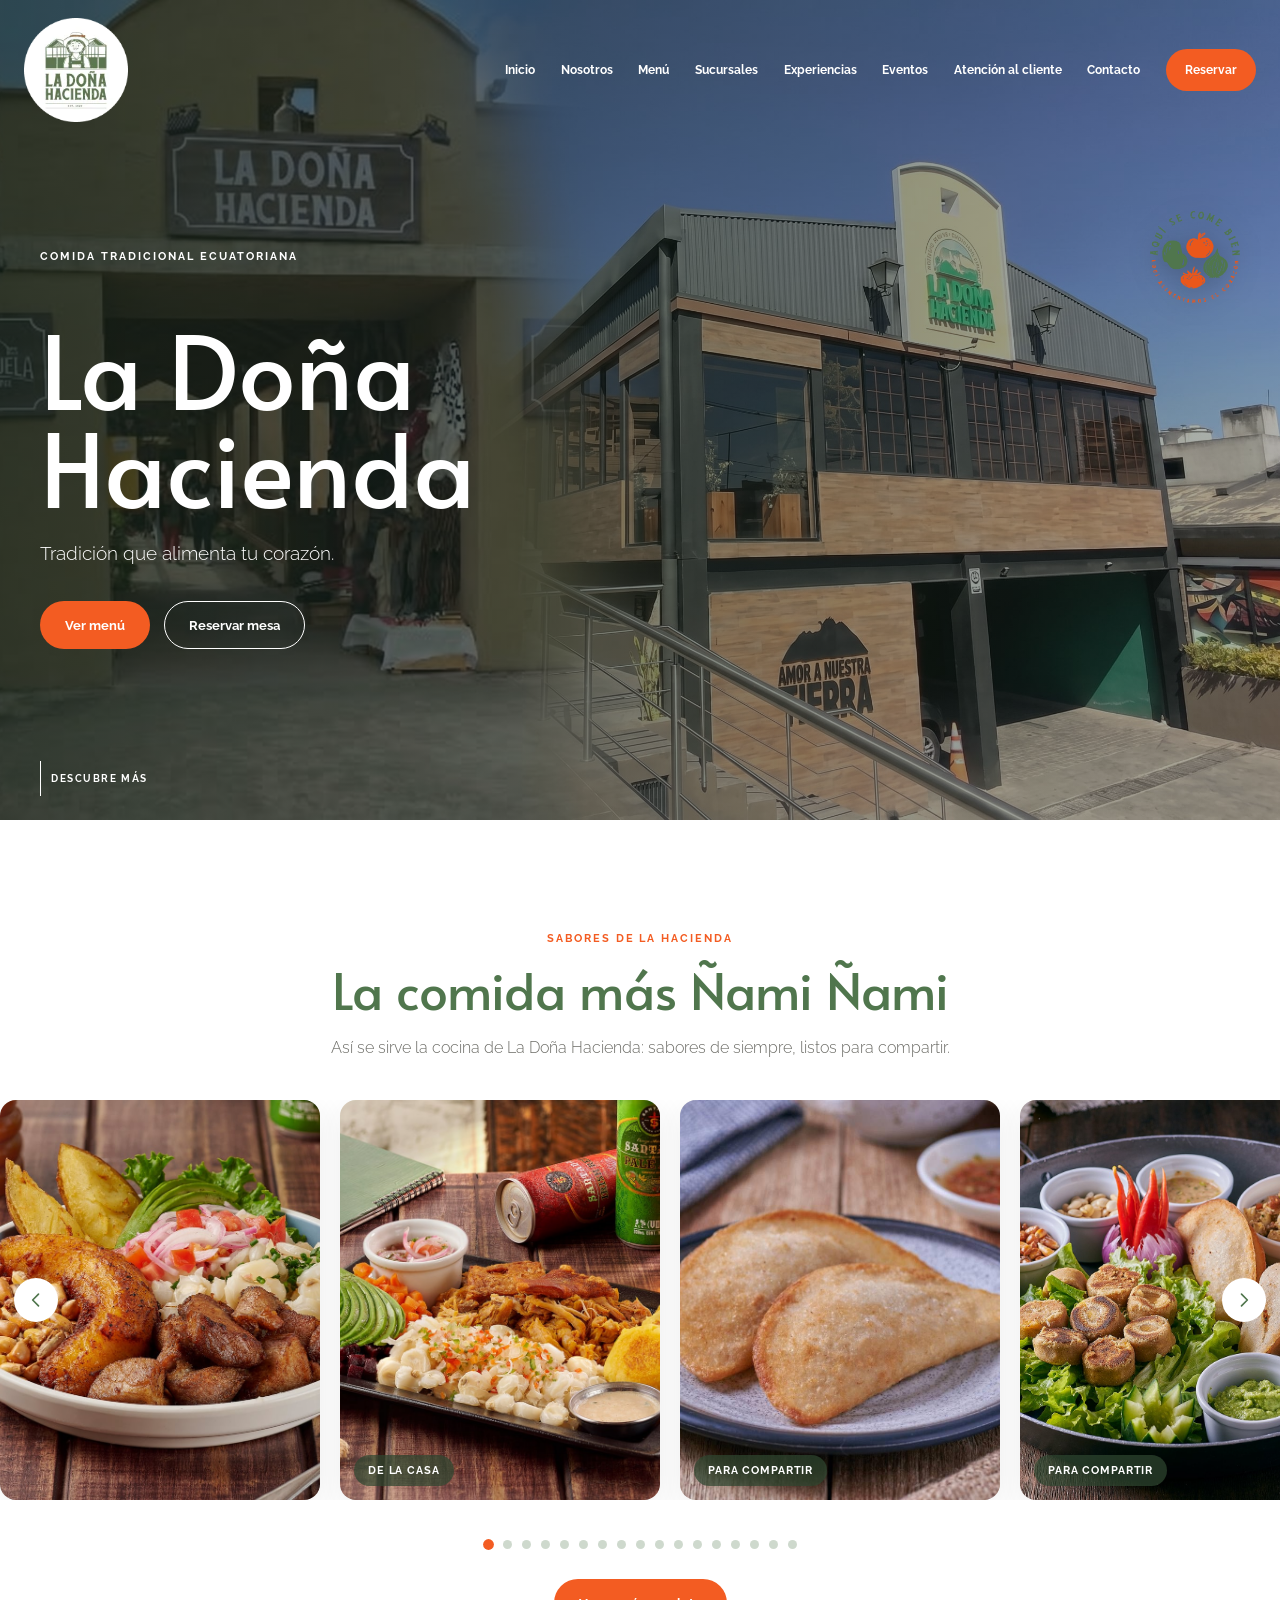
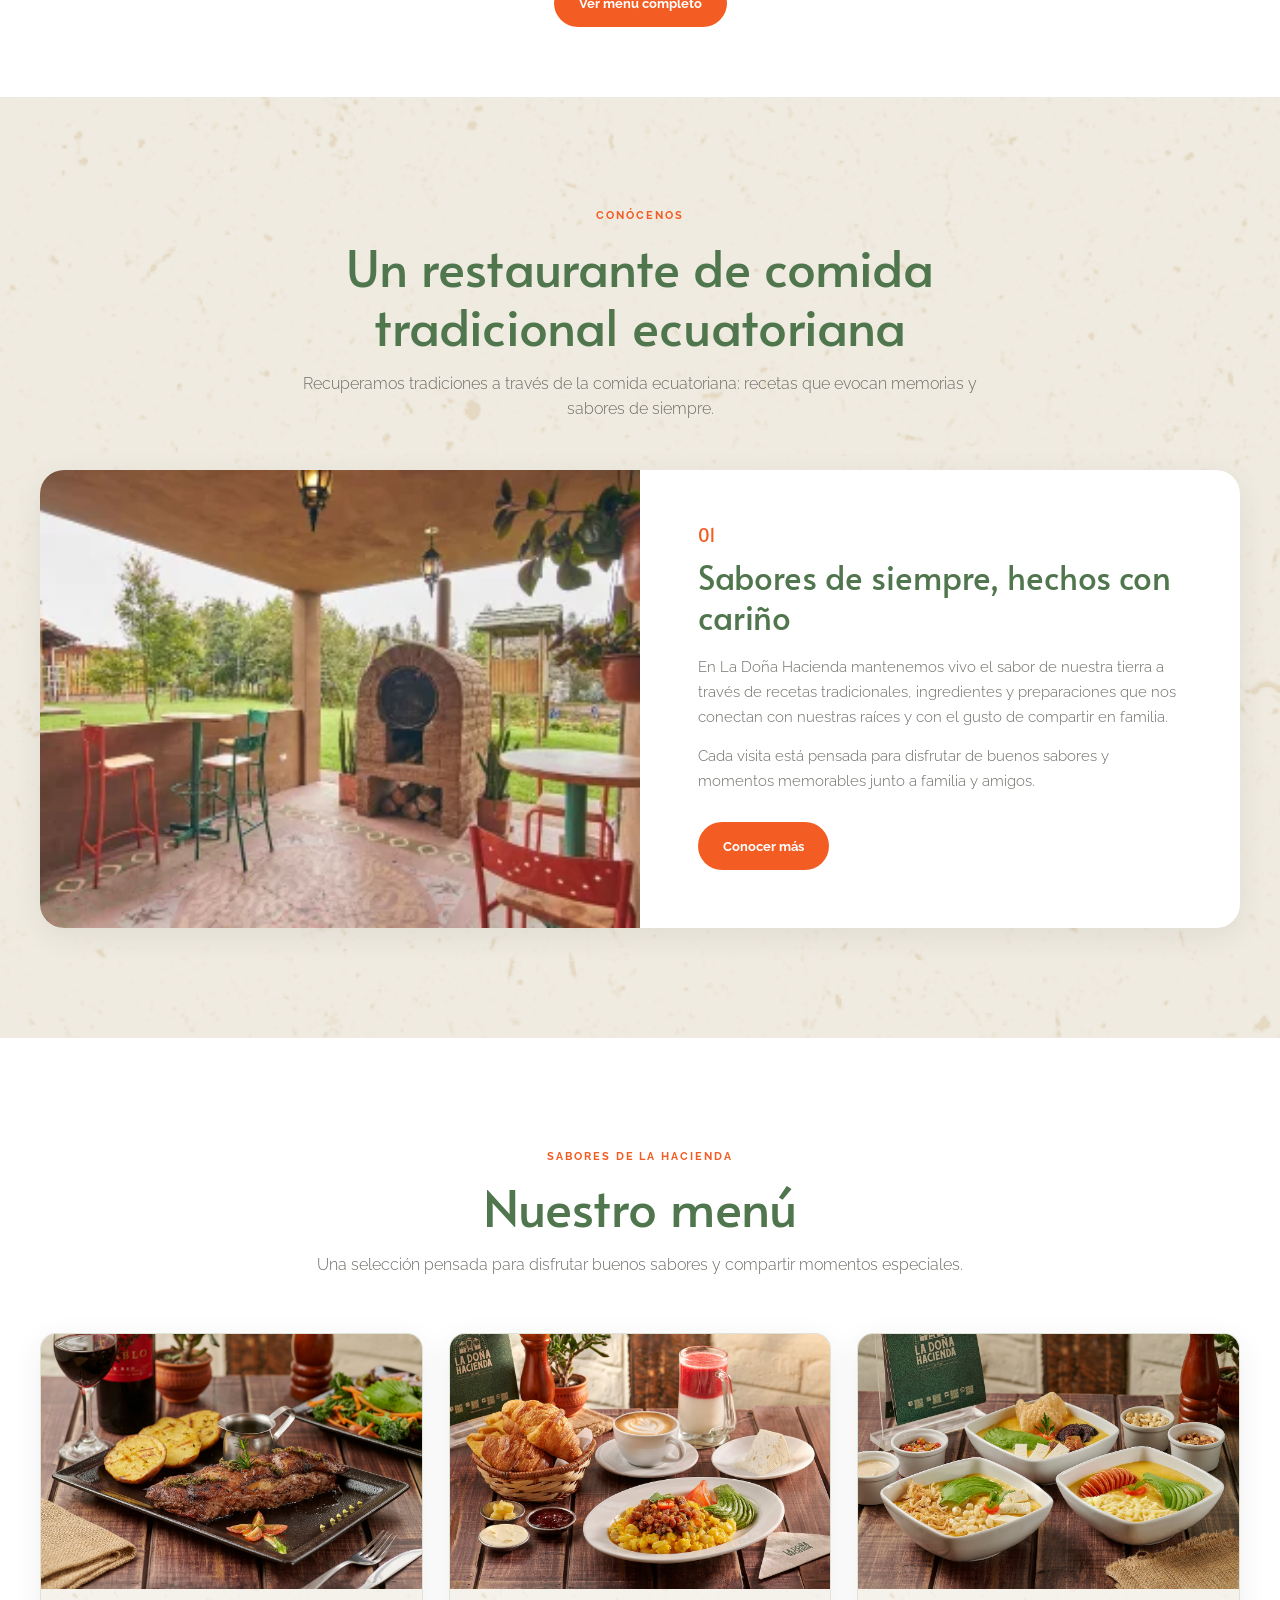
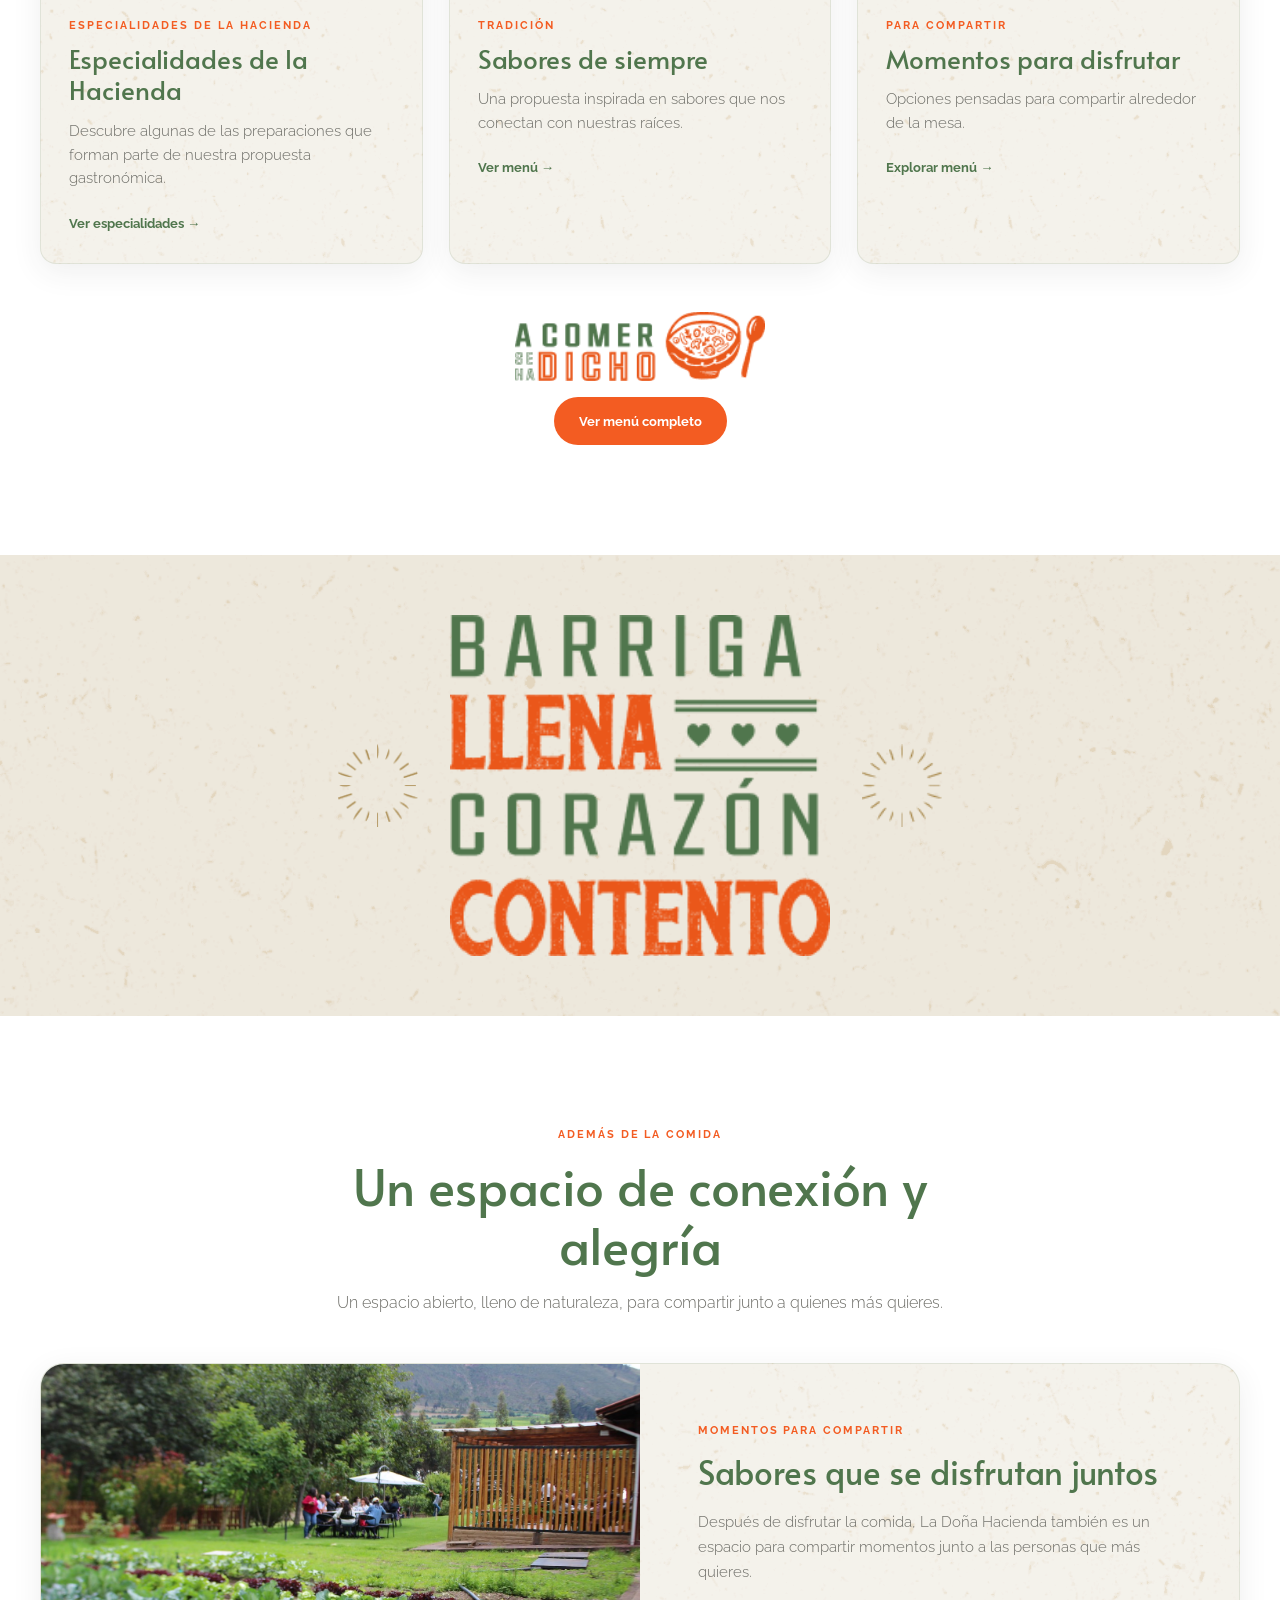
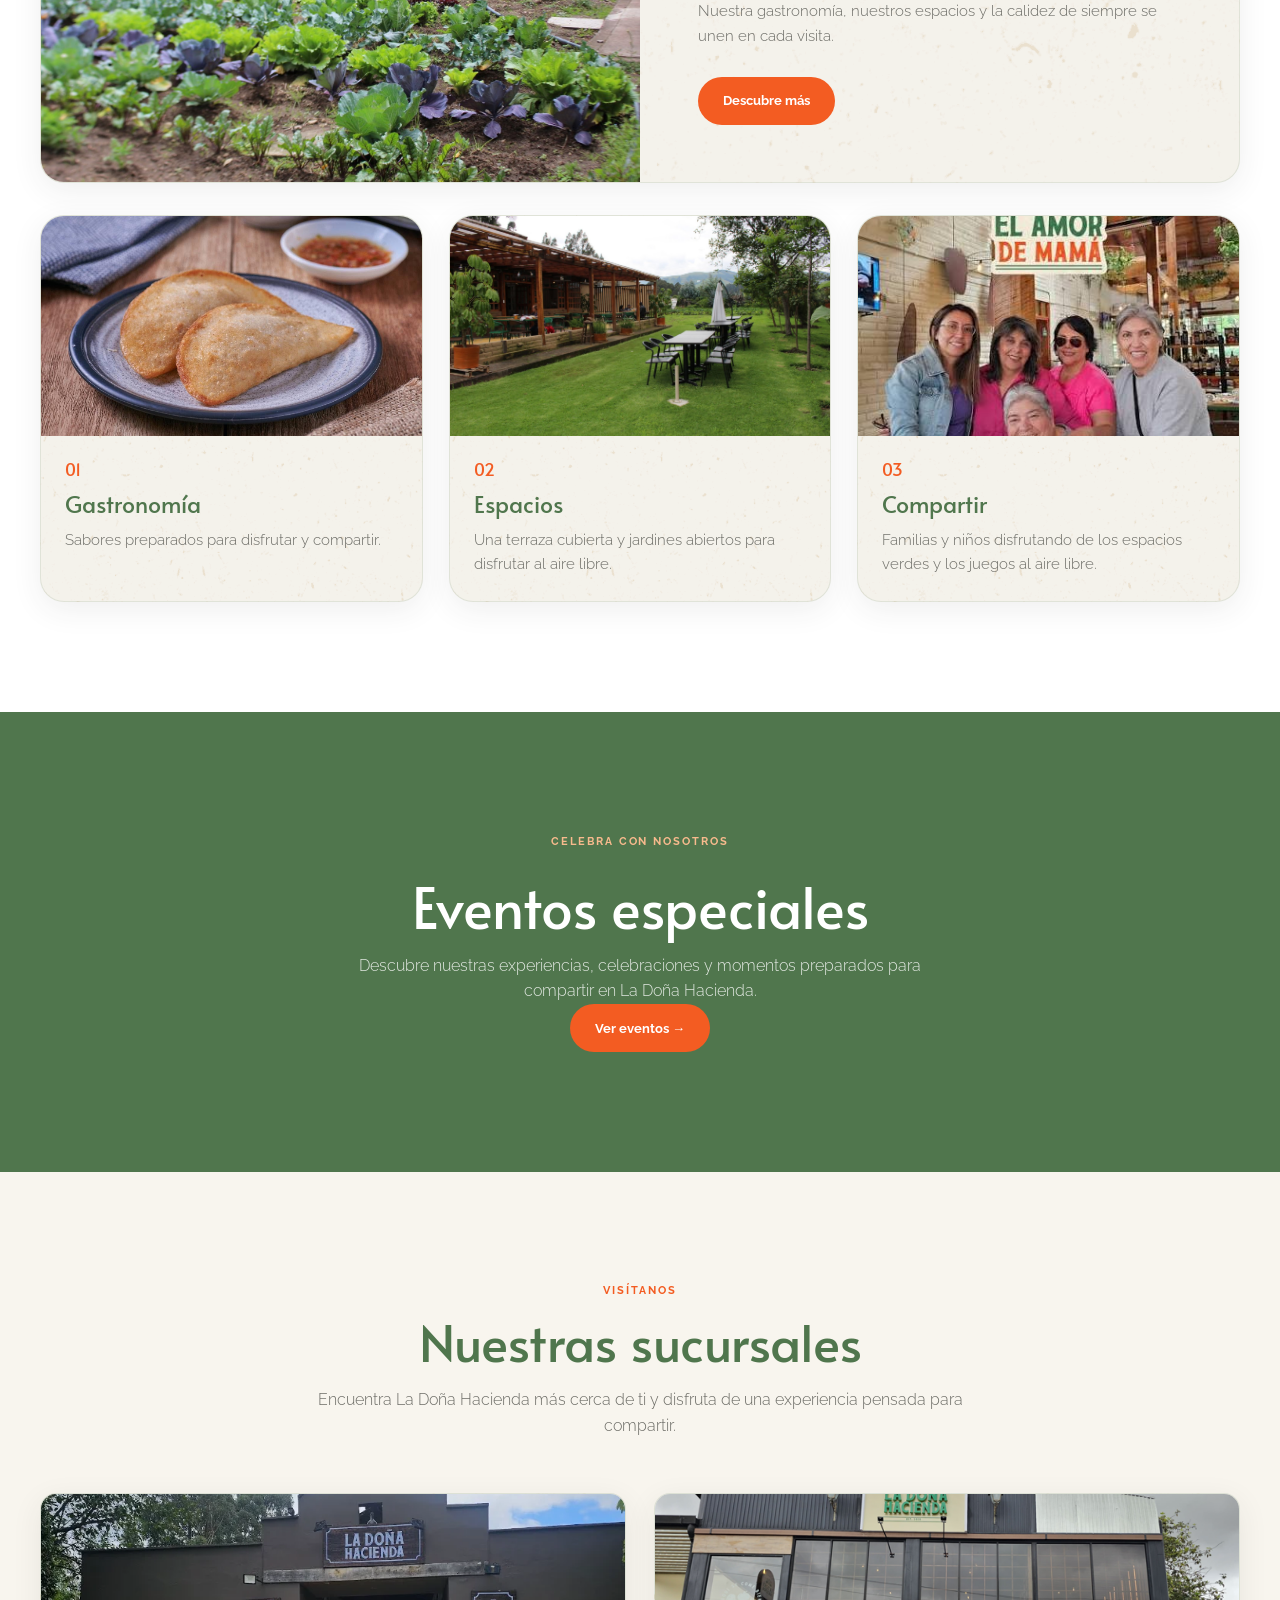
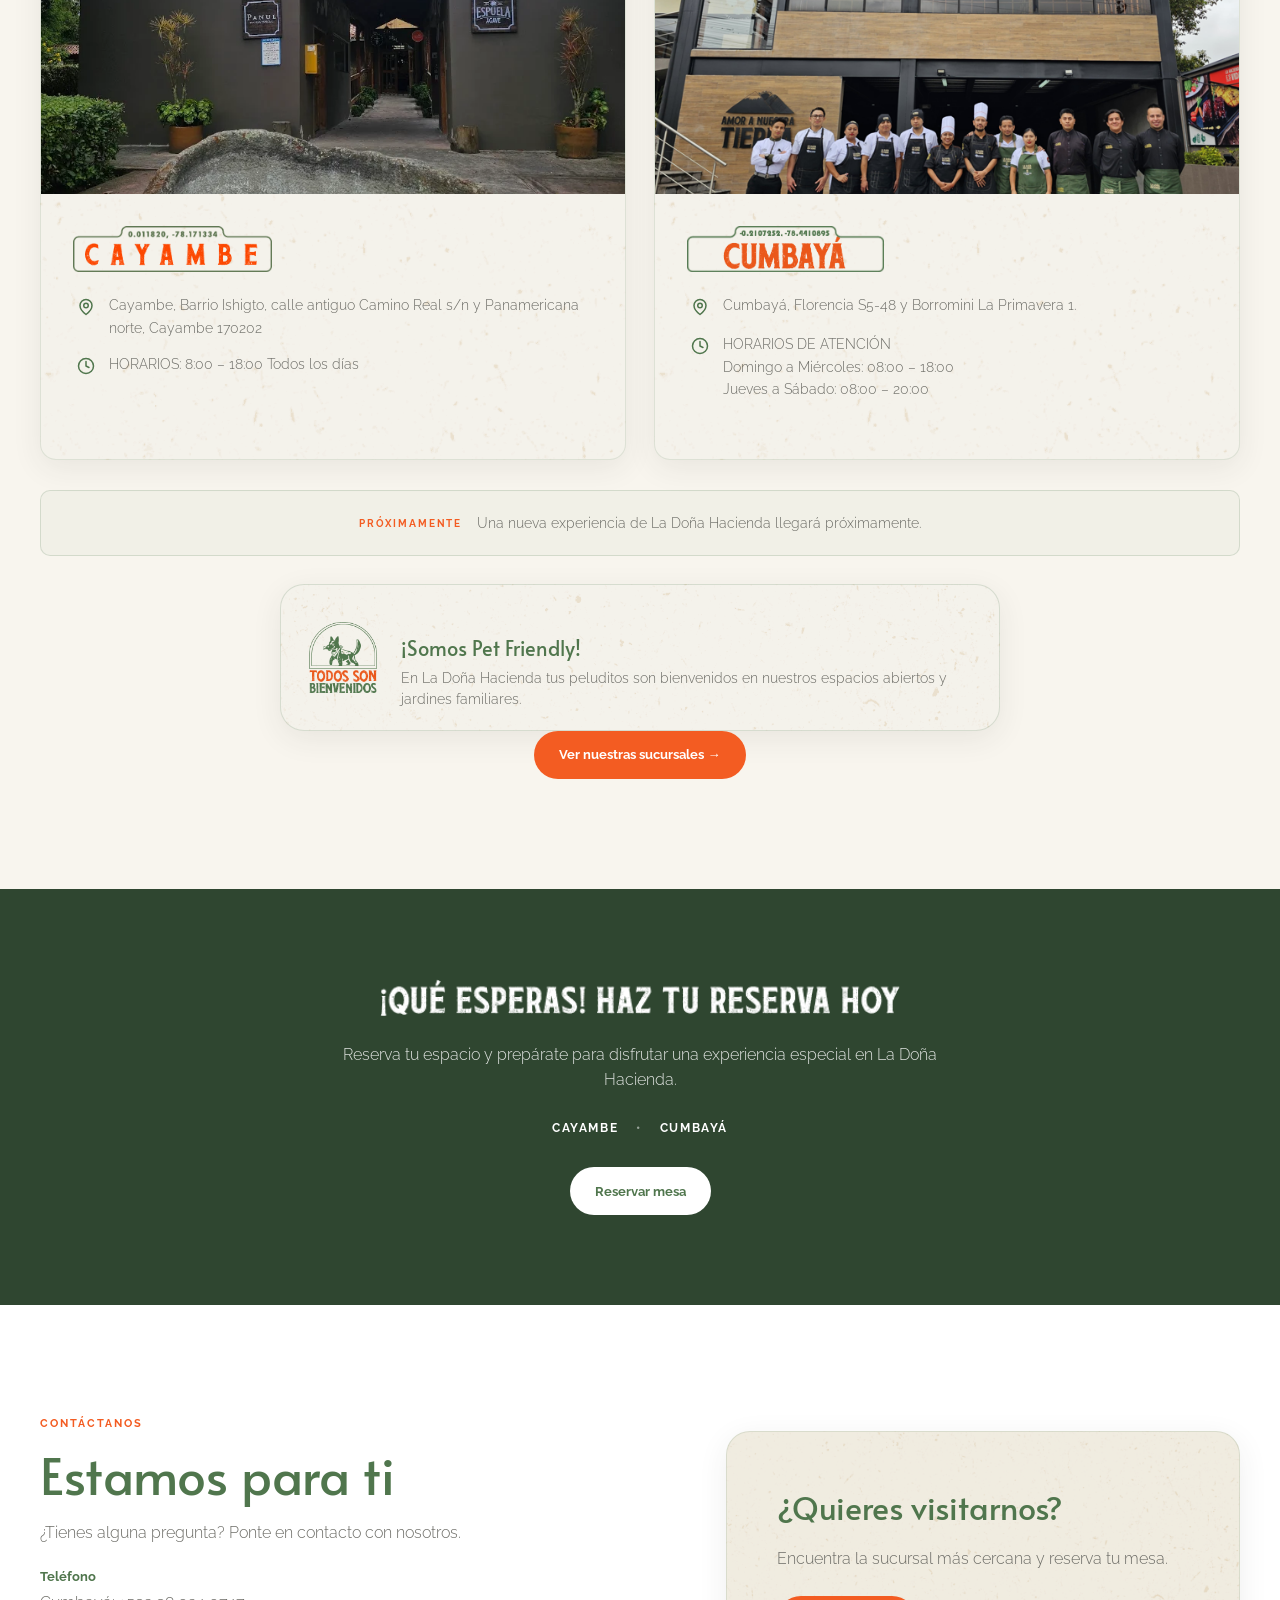
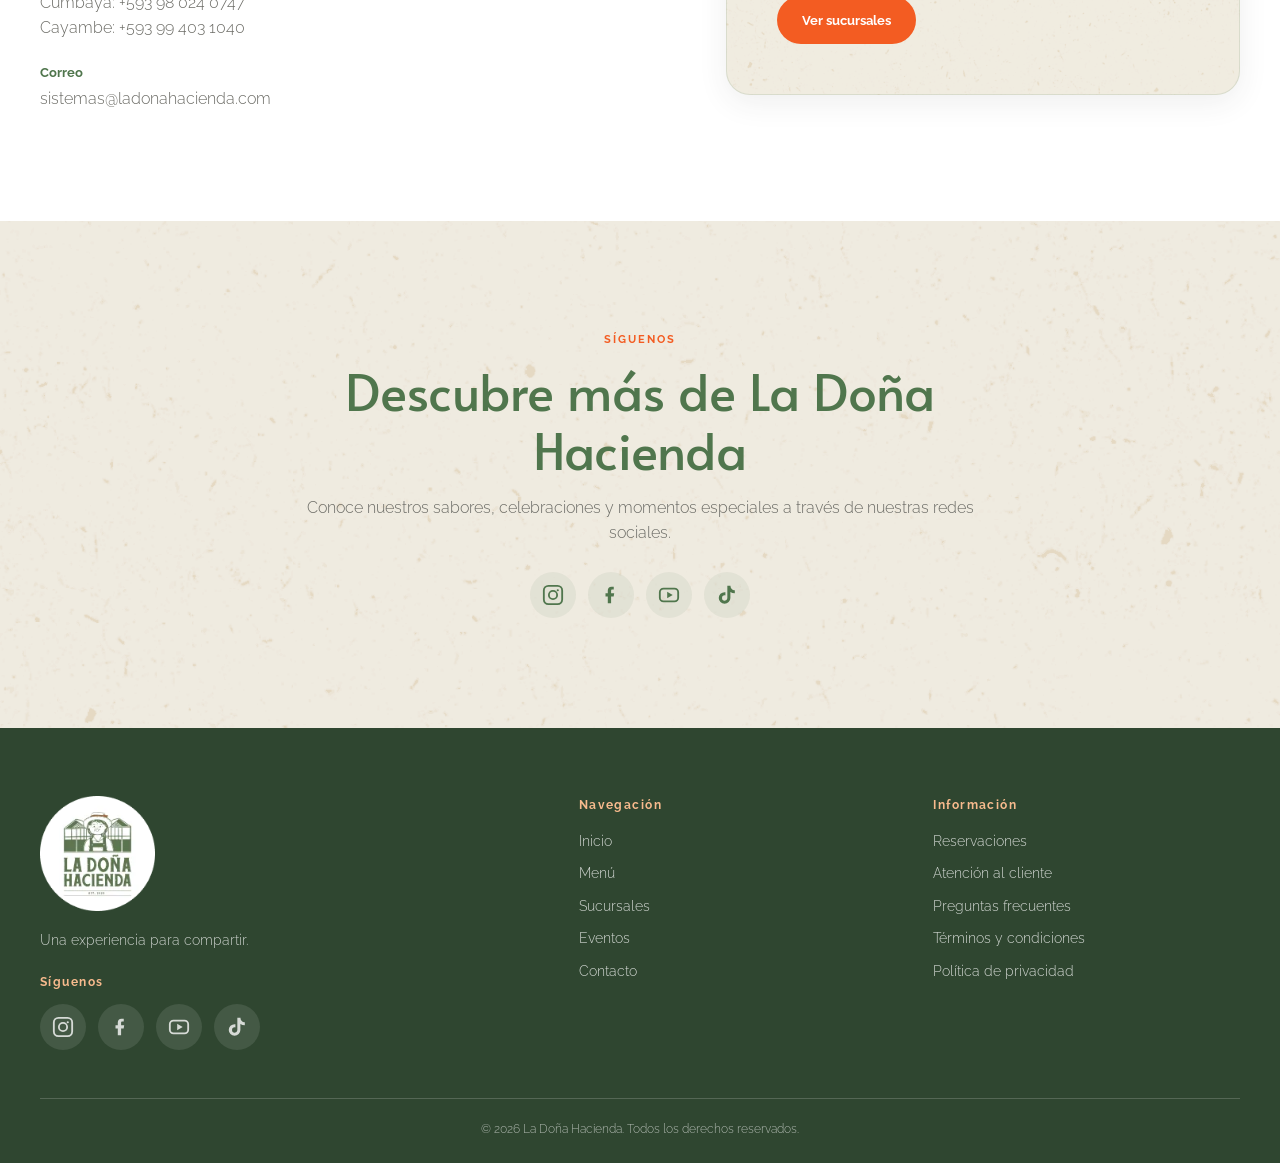
<file: index.html>
<!doctype html>
<html lang="es">

<head>

    <meta charset="UTF-8" />

    <meta name="viewport" content="width=device-width, initial-scale=1.0" />

    <meta name="description" content="La Doña Hacienda — Restaurante de comida tradicional ecuatoriana. Tradición que alimenta tu corazón en Cayambe y Cumbayá." />

    <title>La Doña Hacienda | Comida Tradicional Ecuatoriana</title>

    <!-- Favicon -->
    <link rel="icon" type="image/png" href="img/marca/favicon.png">
    <link rel="apple-touch-icon" href="img/marca/favicon.png">

    <!-- Open Graph (WhatsApp, Facebook, Instagram) -->
    <meta property="og:type" content="website">
    <meta property="og:locale" content="es_EC">
    <meta property="og:site_name" content="La Doña Hacienda">
    <meta property="og:title" content="La Doña Hacienda | Comida Tradicional Ecuatoriana">
    <meta property="og:description" content="Tradición que alimenta tu corazón. Disfruta de la mejor gastronomía tradicional ecuatoriana en nuestras sedes de Cayambe y Cumbayá.">
    <meta property="og:image" content="img/marca/og-image.jpg">

    <!-- Twitter Card -->
    <meta name="twitter:card" content="summary_large_image">
    <meta name="twitter:title" content="La Doña Hacienda | Comida Tradicional Ecuatoriana">
    <meta name="twitter:description" content="Tradición que alimenta tu corazón. Visítanos en Cayambe y Cumbayá.">
    <meta name="twitter:image" content="img/marca/og-image.jpg">

    <!-- Google Fonts -->
    <link rel="preconnect" href="https://fonts.googleapis.com">
    <link rel="preconnect" href="https://fonts.gstatic.com" crossorigin>
    <link href="https://fonts.googleapis.com/css2?family=Alata&family=Raleway:wght@300;400;500;600;700&display=swap" rel="stylesheet">

    <!-- CSS -->
    <link rel="stylesheet" href="css/style.css">

    <!-- Schema.org Datos Estructurados (Google Search & Maps) -->
    <script type="application/ld+json">
    {
      "@context": "https://schema.org",
      "@type": "Restaurant",
      "name": "La Doña Hacienda",
      "image": "img/marca/og-image.jpg",
      "servesCuisine": "Ecuatoriana Tradicional",
      "priceRange": "$$",
      "department": [
        {
          "@type": "Restaurant",
          "name": "La Doña Hacienda - Cayambe",
          "telephone": "+593994031040",
          "address": {
            "@type": "PostalAddress",
            "streetAddress": "Barrio Ishigto, calle antiguo Camino Real s/n y Panamericana norte",
            "addressLocality": "Cayambe",
            "postalCode": "170202",
            "addressCountry": "EC"
          },
          "openingHours": "Mo-Su 08:00-18:00"
        },
        {
          "@type": "Restaurant",
          "name": "La Doña Hacienda - Cumbayá",
          "telephone": "+593980240747",
          "address": {
            "@type": "PostalAddress",
            "streetAddress": "Florencia S5-48 y Borromini, La Primavera 1",
            "addressLocality": "Cumbayá",
            "addressCountry": "EC"
          },
          "openingHours": "Su-We 08:00-18:00, Th-Sa 08:00-20:00"
        }
      ]
    }
    </script>
</head>


<body>

    <!-- =====================================
         HEADER
    ====================================== -->

    <header class="header">

        <div class="header-container">

            <!-- LOGO -->

            <a href="#inicio" class="logo">

                <img src="img/logo.png" alt="La Doña Hacienda" width="145" height="145">

            </a>


            <!-- BOTÓN MENÚ MÓVIL -->

            <button class="menu-toggle" id="menuToggle" aria-label="Abrir menú" aria-controls="mainNav"
                aria-expanded="false">

                <span></span>
                <span></span>
                <span></span>

            </button>


            <!-- NAVEGACIÓN -->

            <nav class="nav" id="mainNav">

                <a href="#inicio">
                    Inicio
                </a>

                <a href="pages/nosotros.html">
                    Nosotros
                </a>

                <a href="#menu">
                    Menú
                </a>

                <a href="#sucursales">
                    Sucursales
                </a>

                <a href="#experiencias">
                    Experiencias
                </a>

                <a href="#eventos">
                    Eventos
                </a>

                <a href="pages/denuncia.html">
                    Atención al cliente
                </a>

                <a href="#contacto">
                    Contacto
                </a>

                <a href="pages/reservas.html" class="nav-button">

                    Reservar

                </a>

            </nav>

        </div>

    </header>



    <!-- =====================================
         CONTENIDO PRINCIPAL
    ====================================== -->

    <main>


        <!-- =====================================
             HERO
        ====================================== -->

        <section class="hero" id="inicio">

            <div class="hero-overlay"></div>

            <div class="hero-content">

                <div class="hero-header-badge">

                    <span class="hero-subtitle">
                        COMIDA TRADICIONAL ECUATORIANA
                    </span>

                    <img src="img/marca/badge-aqui-se-come-bien.png"
                         alt="Aquí se come bien - Aquí alimentamos el corazón"
                         class="hero-badge-img"
                         loading="eager"
                         width="153" height="156">

                </div>

                <h1>
                    La Doña<br>
                    Hacienda
                </h1>

                <p>
                    Tradición que alimenta tu corazón.
                </p>


                <div class="hero-buttons">

                    <a href="#menu" class="btn btn-primary">

                        Ver menú

                    </a>

                    <a href="#reservas" class="btn btn-secondary">

                        Reservar mesa

                    </a>

                </div>

                <a href="#sabores" class="hero-scroll">

                    <span class="hero-scroll-line"></span>

                    <span>
                        DESCUBRE MÁS
                    </span>

                </a>

            </div>

        </section>



        <!-- =====================================
             CARRUSEL GASTRONÓMICO
        ====================================== -->

        <section class="section carousel-section" id="sabores" aria-label="Carrusel gastronómico">

            <div class="container">

                <div class="section-heading">

                    <span class="section-label">
                        SABORES DE LA HACIENDA
                    </span>

                    <h2>
                        La comida más Ñami Ñami
                    </h2>

                    <p>
                        Así se sirve la cocina de La Doña Hacienda:
                        sabores de siempre, listos para compartir.
                    </p>

                </div>

            </div>

            <div class="carousel" data-carousel>

                <div class="carousel-viewport">

                <div class="carousel-track" data-carousel-track tabindex="0" role="region"
                    aria-roledescription="carrusel" aria-label="Fotografías de platos de La Doña Hacienda">

                    <!-- SLIDE 1 -->
                    <div class="carousel-slide" role="group" aria-roledescription="diapositiva" aria-label="1 de 17">
                        <img src="img/menu/plato16.jpg"
                            alt="Plato tradicional con carnes, mote, aguacate y curtido, servido en La Doña Hacienda"
                            loading="lazy"
                            width="1280" height="853">
                    </div>

                    <!-- SLIDE 2 -->
                    <div class="carousel-slide" role="group" aria-roledescription="diapositiva" aria-label="2 de 17">
                        <img src="img/menu/plato1.jpg" alt="Fritada con llapingachos, mote, curtido, aguacate y remolacha, acompañada de cerveza, en La Doña Hacienda" loading="lazy" width="1280" height="850">
                        <span class="carousel-caption">De la casa</span>
                    </div>

                    <!-- SLIDE 3 -->
                    <div class="carousel-slide" role="group" aria-roledescription="diapositiva" aria-label="3 de 17">
                        <img src="img/experiencias/gastronomia.jpg" alt="Empanadas fritas doradas acompañadas de ají de la casa en La Doña Hacienda"
                            loading="lazy"
                            width="1280" height="854">
                        <span class="carousel-caption">Para compartir</span>
                    </div>

                    <!-- SLIDE 4 -->
                    <div class="carousel-slide" role="group" aria-roledescription="diapositiva" aria-label="4 de 17">
                        <img src="img/menu/plato3.jpg" alt="Piqueo para compartir con tortillas de maíz doradas, chifles, ensalada de papa con tocino, guacamole y encurtidos, servido en sartén de hierro en La Doña Hacienda" loading="lazy" width="1600" height="1068">
                        <span class="carousel-caption">Para compartir</span>
                    </div>

                    <!-- SLIDE 5 -->
                    <div class="carousel-slide" role="group" aria-roledescription="diapositiva" aria-label="5 de 17">
                        <img src="img/menu/plato4.jpg" alt="Churrasco a la parrilla con chimichurri, papas al horno y ensalada, servido con una copa de vino tinto, en La Doña Hacienda" loading="lazy" width="1280" height="852">
                        <span class="carousel-caption">A la parrilla</span>
                    </div>

                    <!-- SLIDE 6 -->
                    <div class="carousel-slide" role="group" aria-roledescription="diapositiva" aria-label="6 de 17">
                        <img src="img/menu/plato5.jpg" alt="Hamburguesa doble de carne con tocino, queso y papas fritas de La Doña Hacienda" loading="lazy" width="1280" height="852">
                        <span class="carousel-caption">Internacional</span>
                    </div>

                    <!-- SLIDE 7 -->
                    <div class="carousel-slide" role="group" aria-roledescription="diapositiva" aria-label="7 de 17">
                        <img src="img/menu/plato6.jpg" alt="Porción de pie de manzana con helado de vainilla de La Doña Hacienda" loading="lazy" width="1280" height="852">
                        <span class="carousel-caption">De la casa</span>
                    </div>

                    <!-- SLIDE 8 -->
                    <div class="carousel-slide" role="group" aria-roledescription="diapositiva" aria-label="8 de 17">
                        <img src="img/menu/plato7.jpg" alt="Churrasco ecuatoriano con huevos fritos, papas fritas, arroz, aguacate y ensalada, con cerveza, en La Doña Hacienda" loading="lazy" width="1280" height="850">
                        <span class="carousel-caption">De la casa</span>
                    </div>

                    <!-- SLIDE 9 -->
                    <div class="carousel-slide" role="group" aria-roledescription="diapositiva" aria-label="9 de 17">
                        <img src="img/menu/plato8.jpg" alt="Chuletas de cerdo a la parrilla con papas al horno gratinadas y ensalada fresca en La Doña Hacienda" loading="lazy" width="1280" height="852">
                        <span class="carousel-caption">A la parrilla</span>
                    </div>

                    <!-- SLIDE 10 -->
                    <div class="carousel-slide" role="group" aria-roledescription="diapositiva" aria-label="10 de 17">
                        <img src="img/menu/plato9.jpg" alt="Milanesa apanada gratinada con papa al horno y ensalada de La Doña Hacienda" loading="lazy" width="1280" height="852">
                        <span class="carousel-caption">Especialidades</span>
                    </div>

                    <!-- SLIDE 11 -->
                    <div class="carousel-slide" role="group" aria-roledescription="diapositiva" aria-label="11 de 17">
                        <img src="img/menu/plato10.jpg" alt="Sánduche de cerdo desmechado con papas fritas de La Doña Hacienda" loading="lazy" width="1280" height="852">
                        <span class="carousel-caption">De la casa</span>
                    </div>

                    <!-- SLIDE 12 -->
                    <div class="carousel-slide" role="group" aria-roledescription="diapositiva" aria-label="12 de 17">
                        <img src="img/menu/plato11.jpg" alt="Desayuno tradicional con huevos revueltos, aguacate y tomate, canasta de pan, café y jugo, en La Doña Hacienda" loading="lazy" width="1280" height="850">
                        <span class="carousel-caption">Desayunos</span>
                    </div>

                    <!-- SLIDE 13 -->
                    <div class="carousel-slide" role="group" aria-roledescription="diapositiva" aria-label="13 de 17">
                        <img src="img/menu/plato12.jpg" alt="Tomahawk a la parrilla con chimichurri, papas y huevos fritos, junto a una canasta de pan, café y jugo, en La Doña Hacienda" loading="lazy" width="1280" height="845">
                        <span class="carousel-caption">Para compartir</span>
                    </div>

                    <!-- SLIDE 14 -->
                    <div class="carousel-slide" role="group" aria-roledescription="diapositiva" aria-label="14 de 17">
                        <img src="img/menu/plato13.jpg" alt="Tres tazones de sopa cremosa amarilla con aguacate, queso, chicharrón, chorizo y pollo deshilachado, servidos con maní y tostado en La Doña Hacienda" loading="lazy" width="1280" height="851">
                        <span class="carousel-caption">Especialidades</span>
                    </div>

                    <!-- SLIDE 15 -->
                    <div class="carousel-slide" role="group" aria-roledescription="diapositiva" aria-label="15 de 17">
                        <img src="img/menu/plato14.jpg" alt="T-bone a la parrilla con maduro frito, papa al horno rellena y ensalada, servido con una copa de vino tinto, en La Doña Hacienda" loading="lazy" width="1280" height="852">
                        <span class="carousel-caption">A la parrilla</span>
                    </div>

                    <!-- SLIDE 16 -->
                    <div class="carousel-slide" role="group" aria-roledescription="diapositiva" aria-label="16 de 17">
                        <img src="img/menu/plato15.jpg" alt="Primer plano de un bistec a la parrilla con papas en gajos y tomate cherry en La Doña Hacienda" loading="lazy" width="900" height="903">
                        <span class="carousel-caption">Especialidades</span>
                    </div>

                    <!-- SLIDE 17 (cierre) -->
                    <div class="carousel-slide" role="group" aria-roledescription="diapositiva" aria-label="17 de 17">
                        <img src="img/menu/plato17.jpg"
                            alt="Carne en salsa barbacoa con papa al horno gratinada de La Doña Hacienda"
                            loading="lazy"
                            width="1280" height="1707">
                    </div>

                </div>

                <button type="button" class="carousel-arrow carousel-prev" data-carousel-prev
                    aria-label="Plato anterior">
                    <svg viewBox="0 0 24 24" aria-hidden="true" focusable="false">
                        <path fill="none" stroke="currentColor" stroke-width="2" stroke-linecap="round"
                            stroke-linejoin="round" d="M15 5l-7 7 7 7"></path>
                    </svg>
                </button>

                <button type="button" class="carousel-arrow carousel-next" data-carousel-next
                    aria-label="Plato siguiente">
                    <svg viewBox="0 0 24 24" aria-hidden="true" focusable="false">
                        <path fill="none" stroke="currentColor" stroke-width="2" stroke-linecap="round"
                            stroke-linejoin="round" d="M9 5l7 7-7 7"></path>
                    </svg>
                </button>

                </div>

                <div class="carousel-dots" role="tablist" aria-label="Seleccionar fotografía" data-carousel-dots>
                </div>

            </div>

            <div class="container">

                <div class="menu-cta">

                    <a href="pages/menu.html" class="btn btn-primary">

                        Ver menú completo

                    </a>

                </div>

            </div>

        </section>



        <!-- =====================================
             NUESTRA EXPERIENCIA
        ====================================== -->

        <section class="section experience" id="experiencia">

            <div class="container">

                <div class="section-heading">

                    <span class="section-label">
                        CONÓCENOS
                    </span>

                    <h2>
                        Un restaurante de comida tradicional ecuatoriana
                    </h2>

                    <p>
                        Recuperamos tradiciones a través de la comida
                        ecuatoriana: recetas que evocan memorias
                        y sabores de siempre.
                    </p>

                </div>


                <div class="about-feature">

                    <!-- IMAGEN -->

                    <div class="about-image">

                        <img src="img/image-nosotros-section.jpg" alt="Espacio tradicional de La Doña Hacienda con horno de leña" width="343" height="225">

                    </div>


                    <!-- CONTENIDO -->

                    <div class="about-content">

                        <span class="about-number">
                            01
                        </span>

                        <h3>
                            Sabores de siempre, hechos con cariño
                        </h3>

                        <p>
                            En La Doña Hacienda mantenemos vivo el sabor
                            de nuestra tierra a través de recetas
                            tradicionales, ingredientes y preparaciones
                            que nos conectan con nuestras raíces y con
                            el gusto de compartir en familia.
                        </p>

                        <p>
                            Cada visita está pensada para disfrutar
                            de buenos sabores y momentos memorables
                            junto a familia y amigos.
                        </p>

                        <a href="pages/nosotros.html" class="btn btn-primary">
                            Conocer más
                        </a>

                    </div>

                </div>

            </div>

        </section>



        <!-- =====================================
     MENÚ
====================================== -->

        <section class="section menu-section" id="menu">

            <div class="container">

                <div class="section-heading">

                    <span class="section-label">
                        SABORES DE LA HACIENDA
                    </span>

                    <h2>
                        Nuestro menú
                    </h2>

                    <p>
                        Una selección pensada para disfrutar
                        buenos sabores y compartir momentos
                        especiales.
                    </p>

                </div>


                <div class="menu-grid">


                    <!-- TARJETA 1 -->

                    <article class="menu-card">

                        <div class="menu-image">

                            <img src="img/menu/plato4.jpg" alt="Especialidad a la parrilla de La Doña Hacienda" width="1280" height="852">

                        </div>

                        <div class="menu-content">

                            <span class="menu-category">
                                ESPECIALIDADES DE LA HACIENDA
                            </span>

                            <h3>
                                Especialidades de la Hacienda
                            </h3>

                            <p>
                                Descubre algunas de las preparaciones
                                que forman parte de nuestra propuesta
                                gastronómica.
                            </p>

                            <a href="pages/menu.html#especialidades" class="text-link">

                                Ver especialidades →

                            </a>

                        </div>

                    </article>


                    <!-- TARJETA 2 -->

                    <article class="menu-card">

                        <div class="menu-image">

                            <img src="img/menu/plato11.jpg" alt="Desayuno tradicional de La Doña Hacienda" width="1280" height="850">

                        </div>

                        <div class="menu-content">

                            <span class="menu-category">
                                TRADICIÓN
                            </span>

                            <h3>
                                Sabores de siempre
                            </h3>

                            <p>
                                Una propuesta inspirada en sabores
                                que nos conectan con nuestras raíces.
                            </p>

                            <a href="pages/menu.html#desayunos" class="text-link">

                                Ver menú →

                            </a>

                        </div>

                    </article>


                    <!-- TARJETA 3 -->

                    <article class="menu-card">

                        <div class="menu-image">

                            <img src="img/menu/plato13.jpg" alt="Locros para compartir en La Doña Hacienda" width="1280" height="851">

                        
                        </div>

                        <div class="menu-content">

                            <span class="menu-category">
                                PARA COMPARTIR
                            </span>

                            <h3>
                                Momentos para disfrutar
                            </h3>

                            <p>
                                Opciones pensadas para compartir
                                alrededor de la mesa.
                            </p>

                            <a href="pages/menu.html" class="text-link">

                                Explorar menú →

                            </a>

                        </div>

                    </article>

                </div>


                <!-- CTA CON FRASOLOGÍA DE MARCA -->

                <div class="menu-cta-wrapper">

                    <img src="img/marca/a-comer.png"
                         alt="¡A comer se ha dicho!"
                         class="menu-a-comer-img"
                         loading="lazy"
                         width="199" height="55">

                    <div class="menu-cta">

                        <a href="pages/menu.html" class="btn btn-primary">

                            Ver menú completo

                        </a>

                    </div>

                </div>

            </div>

        </section>



        <!-- =====================================
             BANNER FRASOLOGÍA — BARRIGA LLENA
        ====================================== -->

        <section class="frase-banner" aria-hidden="true">

            <div class="frase-banner-inner">

                <img src="img/marca/destello.png"
                     alt=""
                     class="frase-banner-destello frase-banner-destello--left"
                     loading="lazy"
                     width="78" height="81">

                <img src="img/marca/frase-barriga-llena.png"
                     alt="Barriga llena, corazón contento"
                     class="frase-banner-img"
                     loading="lazy"
                     width="224" height="201">

                <img src="img/marca/destello-2.png"
                     alt=""
                     class="frase-banner-destello frase-banner-destello--right"
                     loading="lazy"
                     width="59" height="61">

            </div>

        </section>



        <!-- =====================================
             EXPERIENCIAS
        ====================================== -->

        <section class="section experiences" id="experiencias">

            <div class="container">

                <div class="section-heading">

                    <span class="section-label">
                        ADEMÁS DE LA COMIDA
                    </span>

                    <h2>
                        Un espacio de conexión y alegría
                    </h2>

                    <p>
                        Un espacio abierto, lleno de naturaleza,
                        para compartir junto a quienes más quieres.
                    </p>

                </div>

                <!-- EXPERIENCIA PRINCIPAL -->

                <div class="experience-feature">

                    <!-- IMAGEN -->

                    <div class="feature-image">

                        <img src="img/experiencias/ambiente.jpg" alt="Jardín con huerto y mesas al aire libre en La Doña Hacienda, con personas compartiendo y las montañas al fondo" width="1600" height="1067">

                    </div>


                    <!-- CONTENIDO -->

                    <div class="feature-content">

                        <span class="experience-label">
                            MOMENTOS PARA COMPARTIR
                        </span>

                        <h3>
                            Sabores que se disfrutan juntos
                        </h3>

                        <p>
                            Después de disfrutar la comida, La Doña
                            Hacienda también es un espacio para
                            compartir momentos junto a las personas
                            que más quieres.
                        </p>

                        <p>
                            Nuestra gastronomía, nuestros espacios
                            y la calidez de siempre se unen
                            en cada visita.
                        </p>

                        <a href="pages/eventos.html" class="btn btn-primary">
                            Descubre más
                        </a>

                    </div>

                </div>


                <!-- EXPERIENCIAS SECUNDARIAS CON DETALLES DE HACIENDA -->

                <div class="experience-highlights">


                    <!-- GASTRONOMÍA -->

                    <article class="experience-highlight">

                        <div class="highlight-image">

                            <img src="img/experiencias/gastronomia.jpg" alt="Gastronomía de La Doña Hacienda" width="1280" height="854">

                        </div>

                        <div class="highlight-content">

                            <span>
                                01
                            </span>

                            <h3>
                                Gastronomía
                            </h3>

                            <p>
                                Sabores preparados para disfrutar
                                y compartir.
                            </p>

                        </div>

                    </article>


                    <!-- ESPACIOS -->

                    <article class="experience-highlight">

                        <div class="highlight-image">

                            <img src="img/nosostros-ht.jpg" alt="Terraza cubierta con mesas de madera junto a un jardín con huerto en La Doña Hacienda, con las montañas al fondo" width="1600" height="1067">

                        </div>

                        <div class="highlight-content">

                            <span>
                                02
                            </span>

                            <h3>
                                Espacios
                            </h3>

                            <p>
                                Una terraza cubierta y jardines abiertos
                                para disfrutar al aire libre.
                            </p>

                        </div>

                    </article>


                    <!-- COMPARTIR -->

                    <article class="experience-highlight">

                        <div class="highlight-image">

                            <img src="img/experiencias/experiencia-principal.jpg" alt="Familia con niños en el parque infantil de madera de La Doña Hacienda, rodeado de césped y árboles" width="1600" height="1067">

                        </div>

                        <div class="highlight-content">

                            <span>
                                03
                            </span>

                            <h3>
                                Compartir
                            </h3>

                            <p>
                                Familias y niños disfrutando de los
                                espacios verdes y los juegos al aire libre.
                            </p>

                        </div>

                    </article>


                </div>

            </div>

        </section>



        <!-- =====================================
             EVENTOS
        ====================================== -->

        <section class="section events" id="eventos">

            <div class="container">

                <div class="events-placeholder">

                    <span class="section-label">
                        CELEBRA CON NOSOTROS
                    </span>

                    <h2>
                        Eventos especiales
                    </h2>

                    <p>
                        Descubre nuestras experiencias, celebraciones y momentos preparados para compartir en La Doña Hacienda.
                    </p>

                    <div class="menu-cta">

                        <a href="pages/eventos.html" class="btn btn-primary">

                            Ver eventos →

                        </a>

                    </div>

                </div>

            </div>

        </section>



        <!-- =====================================
     SUCURSALES
====================================== -->

        <section class="section branches-section" id="sucursales">

            <div class="container">

                <div class="section-heading">

                    <span class="section-label">
                        VISÍTANOS
                    </span>

                    <h2>
                        Nuestras sucursales
                    </h2>

                    <p>
                        Encuentra La Doña Hacienda más cerca de ti
                        y disfruta de una experiencia pensada para compartir.
                    </p>

                </div>


                <div class="branches-grid">


                    <!-- =================================
                 CAYAMBE
            ================================== -->

                    <article class="branch-card" data-branch-url="pages/sucursales.html#cayambe" data-branch-label="Ver información de la sucursal Cayambe">

                        <div class="branch-image">

                            <img src="img/sucursales/cayambe.jpg" alt="La Doña Hacienda Cayambe" width="765" height="1020">

                        </div>


                        <div class="branch-content">

                            <!-- Placa de calle oficial del Manual de Marca -->
                            <img src="img/marca/placa-cayambe.png"
                                 alt="Cayambe"
                                 class="branch-placa"
                                 loading="lazy"
                                 width="247" height="57">


                            <div class="branch-info">

                                <div class="branch-info-item">

                                    <span class="branch-icon">
                                        <svg xmlns="http://www.w3.org/2000/svg" viewBox="0 0 24 24" fill="none" stroke="currentColor" stroke-width="2" stroke-linecap="round" stroke-linejoin="round" aria-hidden="true" focusable="false"><path d="M20 10c0 6-8 12-8 12S4 16 4 10a8 8 0 0 1 16 0Z"/><circle cx="12" cy="10" r="3"/></svg>
                                    </span>

                                    <p>
                                        Cayambe, Barrio Ishigto, calle antiguo Camino Real s/n y
                                        Panamericana norte, Cayambe 170202
                                    </p>

                                </div>


                                <div class="branch-info-item">

                                    <span class="branch-icon">
                                        <svg xmlns="http://www.w3.org/2000/svg" viewBox="0 0 24 24" fill="none" stroke="currentColor" stroke-width="2" stroke-linecap="round" stroke-linejoin="round" aria-hidden="true" focusable="false"><circle cx="12" cy="12" r="10"/><polyline points="12 6 12 12 16 14"/></svg>
                                    </span>

                                    <p>
                                        HORARIOS: 8:00 – 18:00
                                        Todos los días
                                    </p>

                                </div>

                            </div>

                        </div>

                    </article>


                    <!-- =================================
                 CUMBAYÁ
            ================================== -->

                    <article class="branch-card" data-branch-url="pages/sucursales.html#cumbaya" data-branch-label="Ver información de la sucursal Cumbayá">

                        <div class="branch-image">

                            <img src="img/sucursales/cumbaya.jpg" alt="La Doña Hacienda Cumbayá" width="696" height="562">

                        </div>


                        <div class="branch-content">

                            <!-- Placa de calle oficial del Manual de Marca -->
                            <img src="img/marca/placa-cumbaya.png"
                                 alt="Cumbayá"
                                 class="branch-placa branch-placa--cumbaya"
                                 loading="lazy"
                                 width="1022" height="239">


                            <div class="branch-info">

                                <div class="branch-info-item">

                                    <span class="branch-icon">
                                        <svg xmlns="http://www.w3.org/2000/svg" viewBox="0 0 24 24" fill="none" stroke="currentColor" stroke-width="2" stroke-linecap="round" stroke-linejoin="round" aria-hidden="true" focusable="false"><path d="M20 10c0 6-8 12-8 12S4 16 4 10a8 8 0 0 1 16 0Z"/><circle cx="12" cy="10" r="3"/></svg>
                                    </span>

                                    <p>
                                        Cumbayá, Florencia S5-48 y Borromini
                                        La Primavera 1.
                                    </p>

                                </div>


                                <div class="branch-info-item">

                                    <span class="branch-icon">
                                        <svg xmlns="http://www.w3.org/2000/svg" viewBox="0 0 24 24" fill="none" stroke="currentColor" stroke-width="2" stroke-linecap="round" stroke-linejoin="round" aria-hidden="true" focusable="false"><circle cx="12" cy="12" r="10"/><polyline points="12 6 12 12 16 14"/></svg>
                                    </span>

                                    <p>
                                        HORARIOS DE ATENCIÓN<br>
                                        Domingo a Miércoles: 08:00 – 18:00 <br>
                                        Jueves a Sábado: 08:00 – 20:00
                                    </p>

                                </div>

                            </div>

                        </div>

                    </article>

                </div>


                <!-- FUTURA TERCERA SUCURSAL -->

                <div class="branch-future">

                    <span>
                        PRÓXIMAMENTE
                    </span>

                    <p>
                        Una nueva experiencia de La Doña Hacienda
                        llegará próximamente.
                    </p>

                </div>


                <!-- BANNER PET FRIENDLY OFICIAL -->

                <div class="branch-pet-friendly">

                    <img src="img/marca/pet-friendly.png"
                         alt="Todos son bienvenidos - Pet Friendly"
                         class="pet-friendly-badge-img"
                         loading="lazy"
                         width="113" height="119">

                    <div class="pet-friendly-text">

                        <h4>¡Somos Pet Friendly!</h4>

                        <p>En La Doña Hacienda tus peluditos son bienvenidos en nuestros espacios abiertos y jardines familiares.</p>

                    </div>

                </div>


                <!-- CTA SUCURSALES -->

                <div class="menu-cta">

                    <a href="pages/sucursales.html" class="btn btn-primary">

                        Ver nuestras sucursales →

                    </a>

                </div>

            </div>

        </section>



        <!--=====================================RESERVAS======================================-->

        <section class="reservation" id="reservas">

            <div class="container">

                <div class="reservation-content">

                    <!-- Frasología oficial del Manual de Marca -->
                    <img src="img/marca/frase-reserva.png"
                         alt="¡Qué esperas! Haz tu reserva hoy"
                         class="reservation-frase"
                         loading="lazy"
                         width="496" height="35">

                    <p>
                        Reserva tu espacio y prepárate para disfrutar
                        una experiencia especial en La Doña Hacienda.
                    </p>


                    <div class="reservation-branches">

                        <span>
                            CAYAMBE
                        </span>

                        <span class="reservation-divider">
                            •
                        </span>

                        <span>
                            CUMBAYÁ
                        </span>

                    </div>


                    <a href="pages/reservas.html" class="btn btn-light">
                        Reservar mesa
                    </a>

                </div>

            </div>

        </section>



        <!-- =====================================
             CONTACTO
        ====================================== -->

        <section class="section contact" id="contacto">

            <div class="container">

                <div class="contact-grid">


                    <div class="contact-info">

                        <span class="section-label">
                            CONTÁCTANOS
                        </span>

                        <h2>
                            Estamos para ti
                        </h2>

                        <p>
                            ¿Tienes alguna pregunta?
                            Ponte en contacto con nosotros.
                        </p>


                        <div class="contact-item">

                            <strong>
                                Teléfono
                            </strong>

                            <span>
                                Cumbayá: +593 98 024 0747 <br>
                                Cayambe: +593 99 403 1040
                            </span>

                        </div>


                        <div class="contact-item">

                            <strong>
                                Correo
                            </strong>

                            <span>
                                sistemas@ladonahacienda.com
                            </span>

                        </div>


                    </div>



                    <div class="contact-box">

                        <h3>
                            ¿Quieres visitarnos?
                        </h3>

                        <p>
                            Encuentra la sucursal más cercana
                            y reserva tu mesa.
                        </p>

                        <a href="#sucursales" class="btn btn-primary">

                            Ver sucursales

                        </a>

                    </div>


                </div>

            </div>

        </section>



        <!-- =====================================
             REDES SOCIALES
        ====================================== -->

        <section class="section social-cta-section" id="redes">

            <div class="container">

                <div class="section-heading">

                    <span class="section-label">
                        SÍGUENOS
                    </span>

                    <h2>
                        Descubre más de La Doña Hacienda
                    </h2>

                    <p>
                        Conoce nuestros sabores, celebraciones y momentos especiales a través de nuestras redes sociales.
                    </p>

                </div>

                <div class="social-links">

                    <a href="https://www.instagram.com/ladonahacienda/" class="social-link" target="_blank" rel="noopener noreferrer" aria-label="Instagram de La Doña Hacienda">
                        <svg viewBox="0 0 24 24" aria-hidden="true" focusable="false">
                            <rect x="2" y="2" width="20" height="20" rx="5" fill="none" stroke="currentColor" stroke-width="2"></rect>
                            <circle cx="12" cy="12" r="4.5" fill="none" stroke="currentColor" stroke-width="2"></circle>
                            <circle cx="17.2" cy="6.8" r="1.2" fill="currentColor"></circle>
                        </svg>
                    </a>

                    <a href="https://www.facebook.com/ladonahacienda" class="social-link" target="_blank" rel="noopener noreferrer" aria-label="Facebook de La Doña Hacienda">
                        <svg viewBox="0 0 24 24" aria-hidden="true" focusable="false">
                            <path fill="currentColor" d="M15 3h-2.5C10.02 3 8.5 4.62 8.5 7.1V10H6v3.5h2.5V21h3.6v-7.5H14.9L15.5 10h-3.4V7.4c0-.95.47-1.4 1.4-1.4H15V3z"></path>
                        </svg>
                    </a>

                    <a href="https://www.youtube.com/@ladonahacienda5906" class="social-link" target="_blank" rel="noopener noreferrer" aria-label="YouTube de La Doña Hacienda">
                        <svg viewBox="0 0 24 24" aria-hidden="true" focusable="false">
                            <rect x="2" y="5" width="20" height="14" rx="4" fill="none" stroke="currentColor" stroke-width="2"></rect>
                            <path fill="currentColor" d="M10 8.5l6 3.5-6 3.5z"></path>
                        </svg>
                    </a>

                    <a href="https://www.tiktok.com/@ladonahacienda" class="social-link" target="_blank" rel="noopener noreferrer" aria-label="TikTok de La Doña Hacienda">
                        <svg viewBox="0 0 24 24" aria-hidden="true" focusable="false" fill="currentColor">
                            <path d="M19.59 6.69a4.83 4.83 0 0 1-3.77-4.25V2h-3.45v13.67a2.89 2.89 0 0 1-2.88 2.5 2.89 2.89 0 0 1-2.89-2.89 2.89 2.89 0 0 1 2.89-2.89c.28 0 .54.04.79.1v-3.5a6.37 6.37 0 0 0-.79-.05A6.34 6.34 0 0 0 3 15.28 6.34 6.34 0 0 0 9.34 21.6a6.34 6.34 0 0 0 6.34-6.32V8.62a8.28 8.28 0 0 0 4.85 1.57v-3.5z"/>
                        </svg>
                    </a>
                    </div>

            </div>

        </section>

    </main>



    <!-- =====================================
         FOOTER
    ====================================== -->

    <footer class="footer">

        <div class="container">

            <div class="footer-content">


                <div class="footer-brand">

                    <img src="img/logo.png" alt="La Doña Hacienda" width="145" height="145">

                    <p>
                        Una experiencia para compartir.
                    </p>

                    <div class="footer-social">

                        <h3>
                            Síguenos
                        </h3>

                        <div class="social-links">

                            <a href="https://www.instagram.com/ladonahacienda/" class="social-link" target="_blank" rel="noopener noreferrer" aria-label="Instagram de La Doña Hacienda">
                                <svg viewBox="0 0 24 24" aria-hidden="true" focusable="false">
                                    <rect x="2" y="2" width="20" height="20" rx="5" fill="none" stroke="currentColor" stroke-width="2"></rect>
                                    <circle cx="12" cy="12" r="4.5" fill="none" stroke="currentColor" stroke-width="2"></circle>
                                    <circle cx="17.2" cy="6.8" r="1.2" fill="currentColor"></circle>
                                </svg>
                            </a>

                            <a href="https://www.facebook.com/ladonahacienda" class="social-link" target="_blank" rel="noopener noreferrer" aria-label="Facebook de La Doña Hacienda">
                                <svg viewBox="0 0 24 24" aria-hidden="true" focusable="false">
                                    <path fill="currentColor" d="M15 3h-2.5C10.02 3 8.5 4.62 8.5 7.1V10H6v3.5h2.5V21h3.6v-7.5H14.9L15.5 10h-3.4V7.4c0-.95.47-1.4 1.4-1.4H15V3z"></path>
                                </svg>
                            </a>

                            <a href="https://www.youtube.com/@ladonahacienda5906" class="social-link" target="_blank" rel="noopener noreferrer" aria-label="YouTube de La Doña Hacienda">
                                <svg viewBox="0 0 24 24" aria-hidden="true" focusable="false">
                                    <rect x="2" y="5" width="20" height="14" rx="4" fill="none" stroke="currentColor" stroke-width="2"></rect>
                                    <path fill="currentColor" d="M10 8.5l6 3.5-6 3.5z"></path>
                                </svg>
                            </a>

                    <a href="https://www.tiktok.com/@ladonahacienda" class="social-link" target="_blank" rel="noopener noreferrer" aria-label="TikTok de La Doña Hacienda">
                        <svg viewBox="0 0 24 24" aria-hidden="true" focusable="false" fill="currentColor">
                            <path d="M19.59 6.69a4.83 4.83 0 0 1-3.77-4.25V2h-3.45v13.67a2.89 2.89 0 0 1-2.88 2.5 2.89 2.89 0 0 1-2.89-2.89 2.89 2.89 0 0 1 2.89-2.89c.28 0 .54.04.79.1v-3.5a6.37 6.37 0 0 0-.79-.05A6.34 6.34 0 0 0 3 15.28 6.34 6.34 0 0 0 9.34 21.6a6.34 6.34 0 0 0 6.34-6.32V8.62a8.28 8.28 0 0 0 4.85 1.57v-3.5z"/>
                        </svg>
                    </a>
                    </div>

                    </div>

                </div>


                <div class="footer-links">

                    <h3>
                        Navegación
                    </h3>

                    <a href="#inicio">
                        Inicio
                    </a>

                    <a href="#menu">
                        Menú
                    </a>

                    <a href="#sucursales">
                        Sucursales
                    </a>

                    <a href="#eventos">
                        Eventos
                    </a>

                    <a href="#contacto">
                        Contacto
                    </a>

                </div>


                <div class="footer-links">

                    <h3>
                        Información
                    </h3>

                    <a href="pages/reservas.html">
                        Reservaciones
                    </a>

                    <a href="pages/denuncia.html">
                        Atención al cliente
                    </a>

                    <a href="pages/faq.html">
                        Preguntas frecuentes
                    </a>

                    <a href="pages/terminos-condiciones.html">
                        Términos y condiciones
                    </a>

                    <a href="pages/politicas.html">
                        Política de privacidad
                    </a>

                </div>


            </div>


            <div class="footer-bottom">

                <p>
                    © 2026 La Doña Hacienda.
                    Todos los derechos reservados.
                </p>

            </div>

        </div>

    </footer>



    <!-- JAVASCRIPT -->

    <script src="js/main.js"></script>

    <!-- Tarjetas de sucursales interactivas -->
    <script src="js/sucursales.js"></script>

    <!-- Carrusel gastronómico (Hero) -->
    <script src="js/carrusel.js"></script>

</body>

</html>
</file>
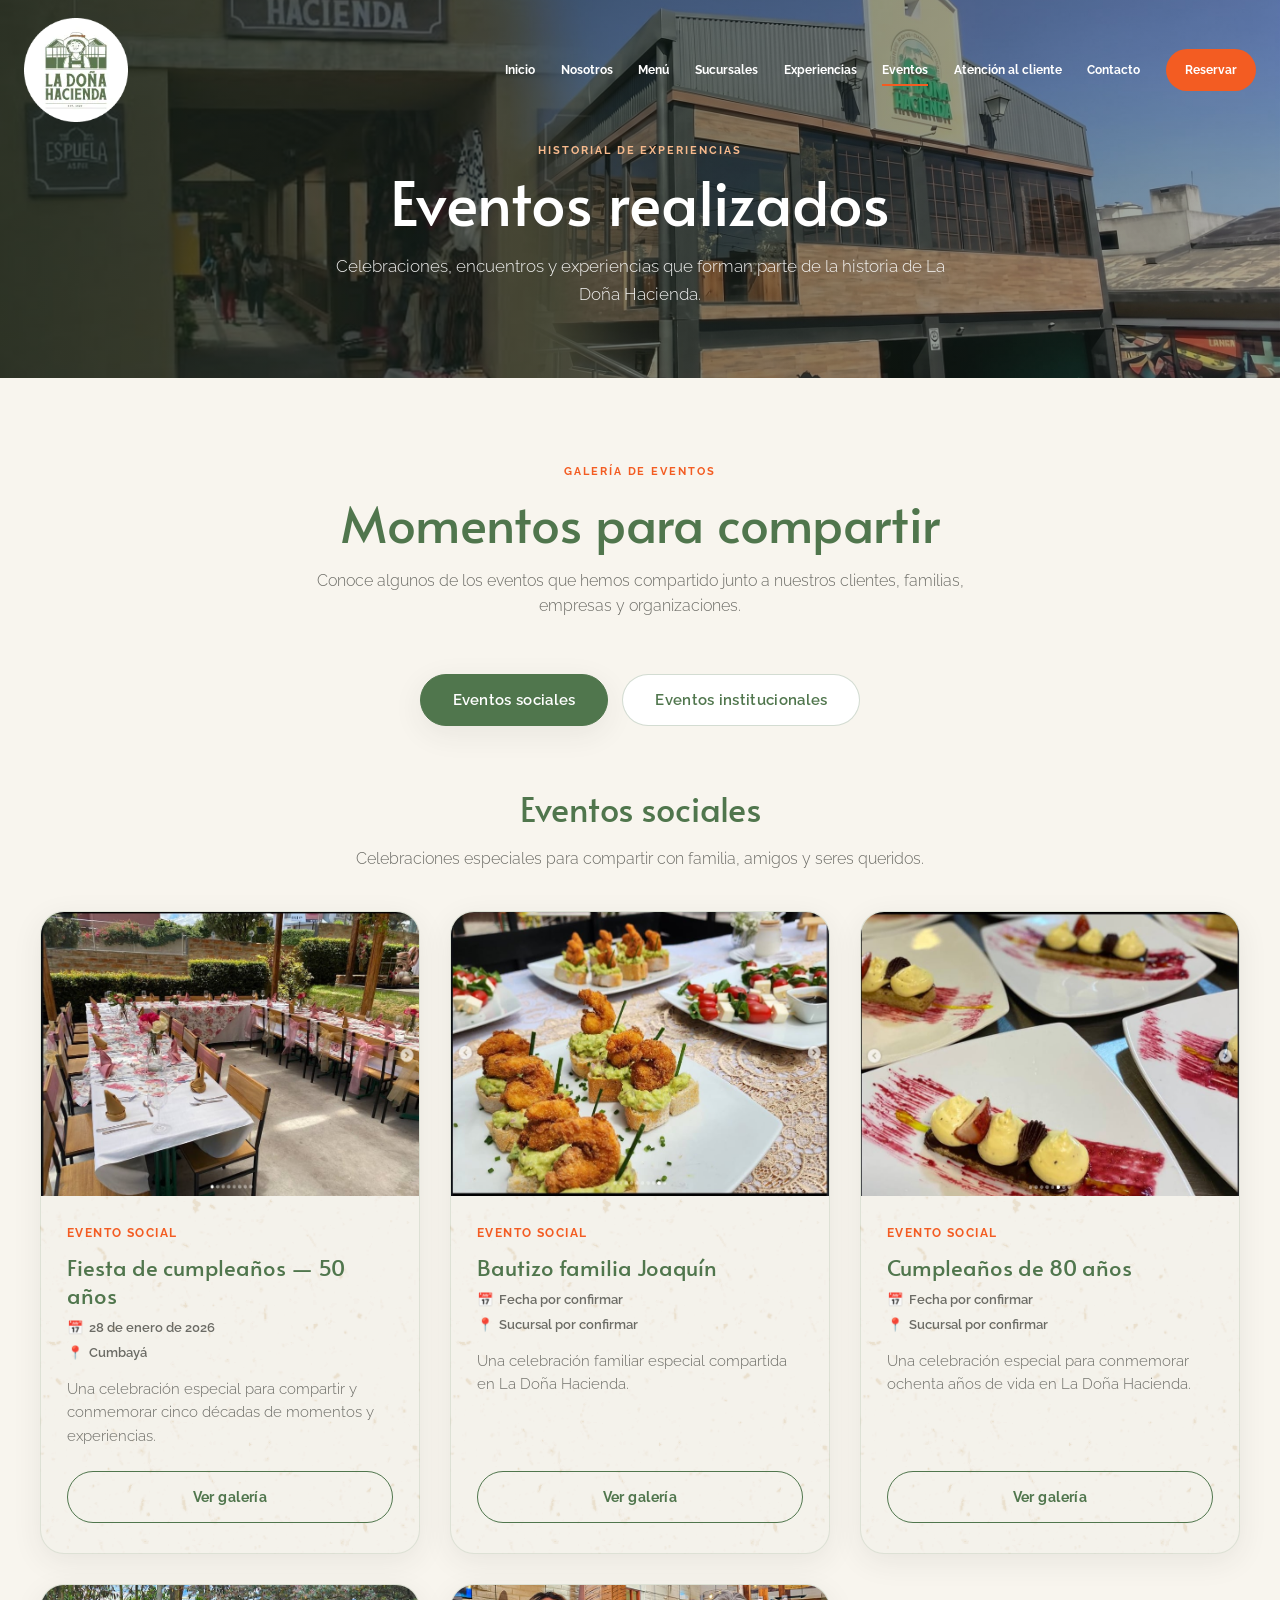
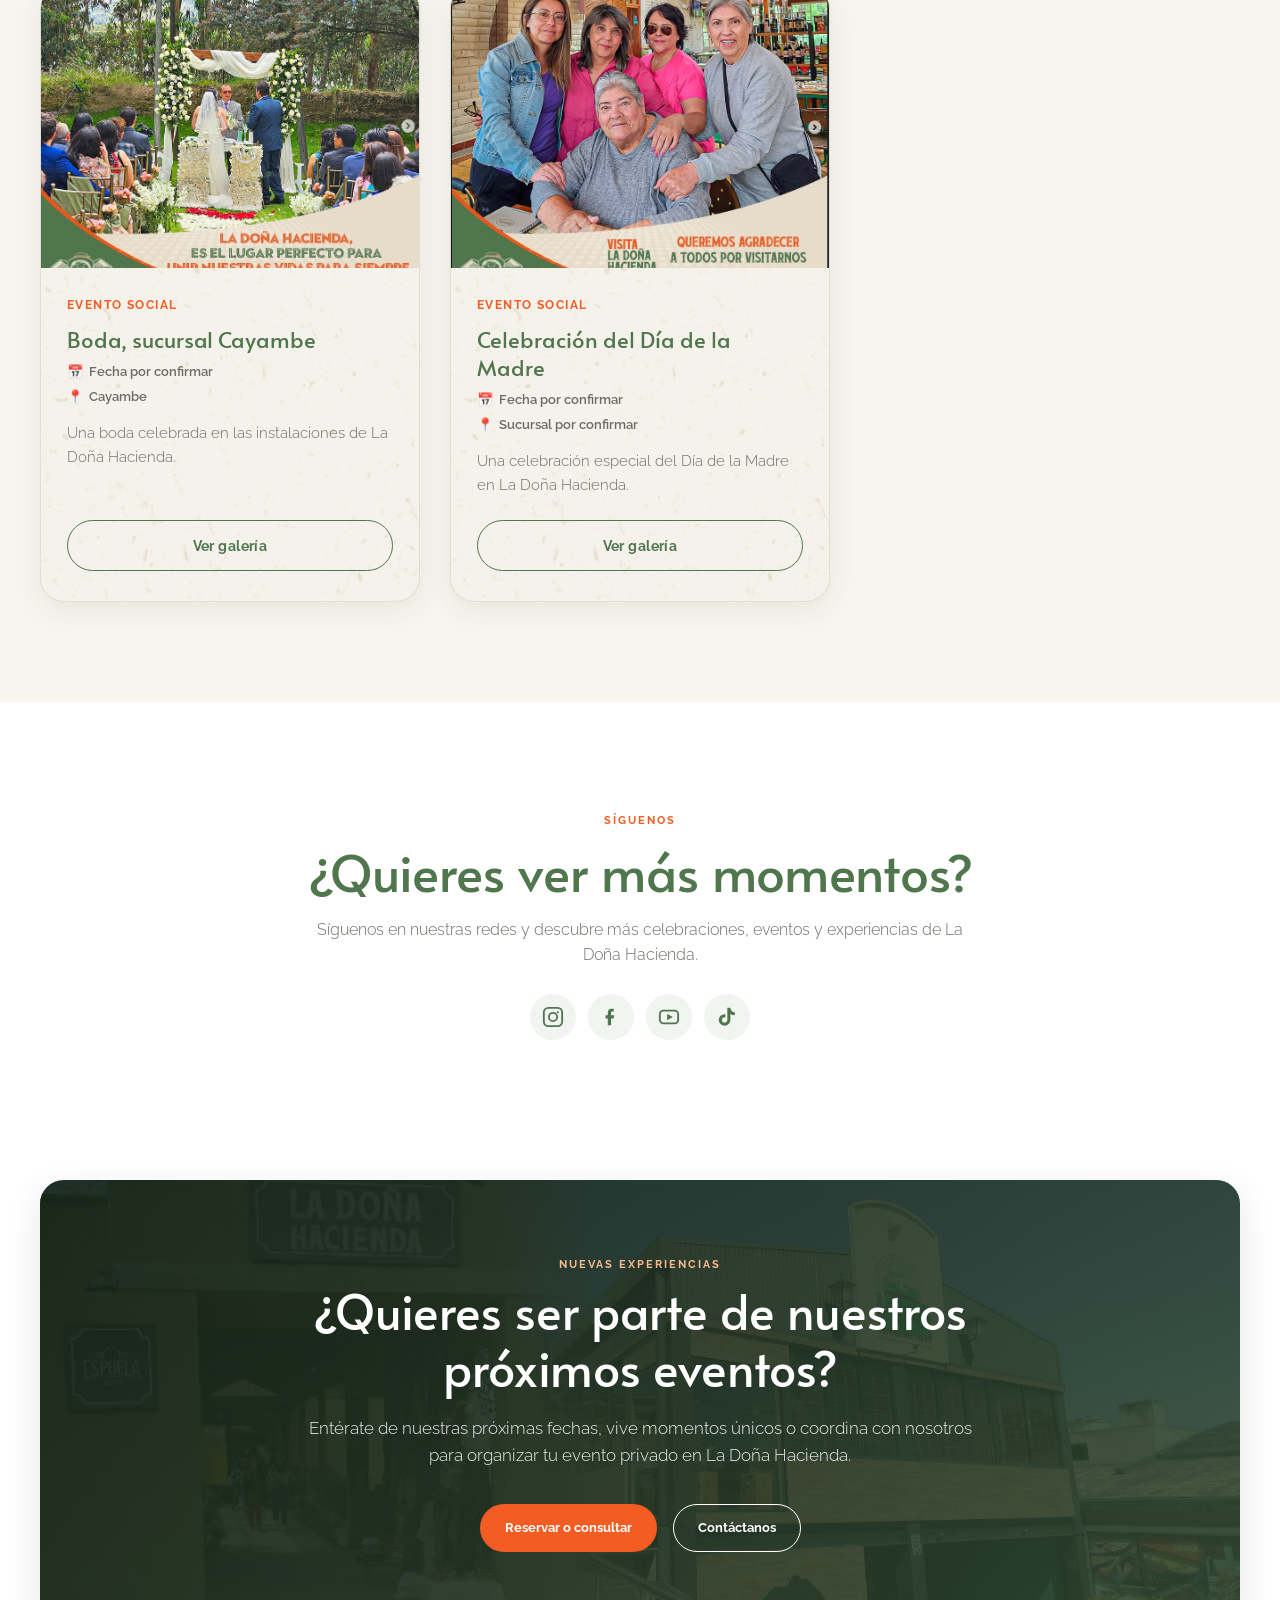
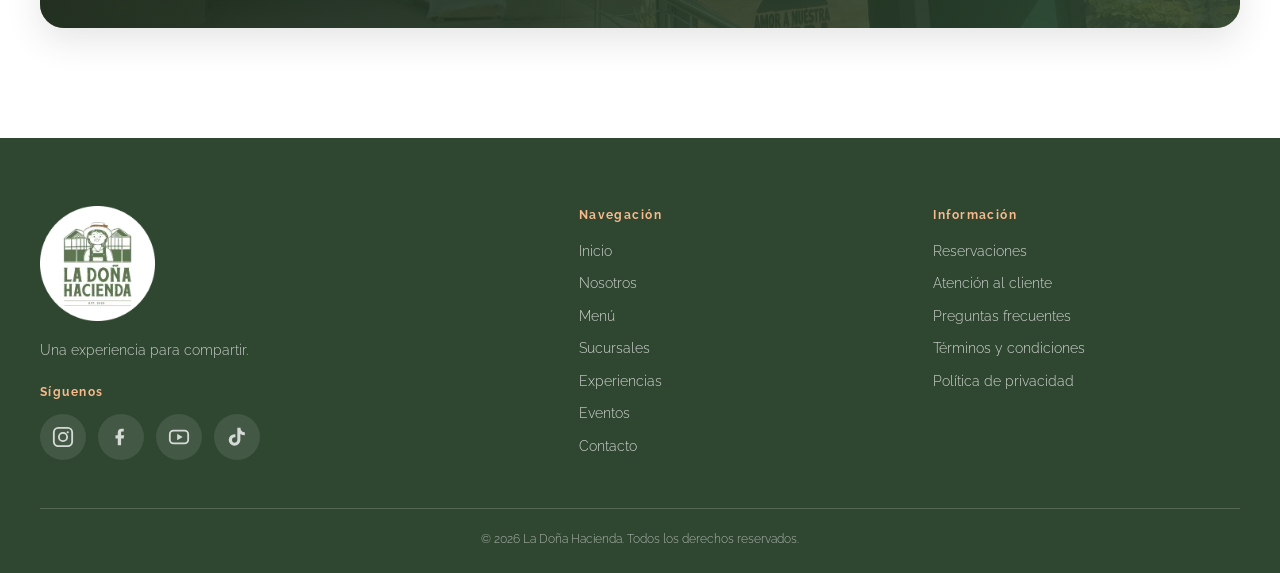
<file: pages/eventos.html>
<!doctype html>
<html lang="es">

<head>

    <meta charset="UTF-8" />

    <meta name="viewport" content="width=device-width, initial-scale=1.0" />

    <meta name="description" content="Eventos y celebraciones en La Doña Hacienda. Momentos especiales compartidos en nuestras sedes de Cayambe y Cumbayá." />

    <title>Eventos | La Doña Hacienda</title>

    <!-- Favicon -->
    <link rel="icon" type="image/png" href="../img/marca/favicon.png">
    <link rel="apple-touch-icon" href="../img/marca/favicon.png">

    <!-- Open Graph (WhatsApp, Redes Sociales) -->
    <meta property="og:type" content="website">
    <meta property="og:site_name" content="La Doña Hacienda">
    <meta property="og:title" content="Eventos y Celebraciones | La Doña Hacienda">
    <meta property="og:description" content="Espacios y gastronomía tradicional para bodas, aniversarios, eventos familiares y corporativos en Cayambe y Cumbayá.">
    <meta property="og:image" content="../img/marca/og-image.jpg">

    <!-- Google Fonts -->
    <link rel="preconnect" href="https://fonts.googleapis.com">
    <link rel="preconnect" href="https://fonts.gstatic.com" crossorigin>
    <link href="https://fonts.googleapis.com/css2?family=Alata&family=Raleway:wght@300;400;500;600;700&display=swap" rel="stylesheet">

    <!-- CSS Global -->
    <link rel="stylesheet" href="../css/style.css">

    <!-- CSS Eventos -->
    <link rel="stylesheet" href="../css/eventos.css">

</head>


<body>

    <!-- =====================================
         HEADER
    ====================================== -->

    <header class="header">

        <div class="header-container">

            <!-- LOGO -->

            <a href="../index.html" class="logo">

                <img src="../img/logo.png" alt="La Doña Hacienda" width="145" height="145">

            </a>


            <!-- BOTÓN MENÚ MÓVIL -->

            <button class="menu-toggle" id="menuToggle" aria-label="Abrir menú" aria-controls="mainNav"
                aria-expanded="false">

                <span></span>
                <span></span>
                <span></span>

            </button>


            <!-- NAVEGACIÓN -->

            <nav class="nav" id="mainNav">

                <a href="../index.html">
                    Inicio
                </a>

                <a href="./nosotros.html">
                    Nosotros
                </a>

                <a href="menu.html">
                    Menú
                </a>

                <a href="sucursales.html">
                    Sucursales
                </a>

                <a href="../index.html#experiencias">
                    Experiencias
                </a>

                <a href="eventos.html" class="active">
                    Eventos
                </a>

                <a href="denuncia.html">
                    Atención al cliente
                </a>

                <a href="../index.html#contacto">
                    Contacto
                </a>

                <a href="reservas.html" class="nav-button">

                    Reservar

                </a>

            </nav>

        </div>

    </header>



    <!-- =====================================
         CONTENIDO PRINCIPAL
    ====================================== -->

    <main>

        <!-- =====================================
             1. HERO DE EVENTOS
        ====================================== -->

        <section class="eventos-hero">

            <div class="hero-overlay"></div>

            <div class="eventos-hero-content">

                <span class="section-label">
                    HISTORIAL DE EXPERIENCIAS
                </span>

                <h1>
                    Eventos realizados
                </h1>

                <p>
                    Celebraciones, encuentros y experiencias que forman parte de la historia de La Doña Hacienda.
                </p>

            </div>

        </section>



        <!-- =====================================
             2. SECCIÓN "MOMENTOS PARA COMPARTIR"
             (Categorías: Eventos sociales / institucionales)
        ====================================== -->

        <section class="section eventos-section categorias-section" id="momentos">

            <div class="container">

                <div class="section-heading">

                    <span class="section-label">
                        GALERÍA DE EVENTOS
                    </span>

                    <h2>
                        Momentos para compartir
                    </h2>

                    <p>
                        Conoce algunos de los eventos que hemos compartido junto a nuestros clientes, familias, empresas y organizaciones.
                    </p>

                </div>


                <!-- NAVEGACIÓN ENTRE CATEGORÍAS -->

                <div class="eventos-tabs" role="tablist" aria-label="Categorías de eventos">

                    <button type="button" class="eventos-tab-btn is-active" role="tab" id="tabSociales"
                        aria-selected="true" aria-controls="panelSociales" data-eventos-tab="sociales">
                        Eventos sociales
                    </button>

                    <button type="button" class="eventos-tab-btn" role="tab" id="tabInstitucionales"
                        aria-selected="false" aria-controls="panelInstitucionales" data-eventos-tab="institucionales">
                        Eventos institucionales
                    </button>

                </div>


                <!-- =======================================================
                     PANEL: EVENTOS SOCIALES
                     Contenido renderizado dinámicamente desde js/eventos.js
                     (arreglo `eventosSociales`). Ver ese archivo para
                     agregar nuevos eventos.
                     ======================================================= -->

                <div class="eventos-panel" data-eventos-panel="sociales" id="panelSociales" role="tabpanel"
                    aria-labelledby="tabSociales">

                    <div class="eventos-panel-heading">

                        <h3>
                            Eventos sociales
                        </h3>

                        <p>
                            Celebraciones especiales para compartir con familia, amigos y seres queridos.
                        </p>

                    </div>

                    <div id="socialesGrid" class="eventos-grid-container">
                        <!-- Tarjetas o estado vacío inyectados por js/eventos.js -->
                    </div>

                </div>


                <!-- =======================================================
                     PANEL: EVENTOS INSTITUCIONALES
                     Contenido renderizado dinámicamente desde js/eventos.js
                     (arreglo `eventosInstitucionales`).
                     ======================================================= -->

                <div class="eventos-panel" data-eventos-panel="institucionales" id="panelInstitucionales"
                    role="tabpanel" aria-labelledby="tabInstitucionales" hidden>

                    <div class="eventos-panel-heading">

                        <h3>
                            Eventos institucionales
                        </h3>

                        <p>
                            Espacios pensados para empresas, equipos de trabajo y organizaciones que buscan compartir y crear experiencias diferentes.
                        </p>

                    </div>

                    <div id="institucionalesGrid" class="eventos-grid-container">
                        <!-- Tarjetas inyectadas por js/eventos.js -->
                    </div>

                </div>

            </div>

        </section>



        <!-- =====================================
             2.1 REDES SOCIALES
        ====================================== -->

        <section class="section social-cta-section" id="redes-eventos">

            <div class="container">

                <div class="section-heading">

                    <span class="section-label">
                        SÍGUENOS
                    </span>

                    <h2>
                        ¿Quieres ver más momentos?
                    </h2>

                    <p>
                        Síguenos en nuestras redes y descubre más celebraciones, eventos y experiencias de La Doña Hacienda.
                    </p>

                </div>

                <div class="social-links">

                    <a href="https://www.instagram.com/ladonahacienda/" class="social-link" target="_blank" rel="noopener noreferrer" aria-label="Instagram de La Doña Hacienda">
                        <svg viewBox="0 0 24 24" aria-hidden="true" focusable="false">
                            <rect x="2" y="2" width="20" height="20" rx="5" fill="none" stroke="currentColor" stroke-width="2"></rect>
                            <circle cx="12" cy="12" r="4.5" fill="none" stroke="currentColor" stroke-width="2"></circle>
                            <circle cx="17.2" cy="6.8" r="1.2" fill="currentColor"></circle>
                        </svg>
                    </a>

                    <a href="https://www.facebook.com/ladonahacienda" class="social-link" target="_blank" rel="noopener noreferrer" aria-label="Facebook de La Doña Hacienda">
                        <svg viewBox="0 0 24 24" aria-hidden="true" focusable="false">
                            <path fill="currentColor" d="M15 3h-2.5C10.02 3 8.5 4.62 8.5 7.1V10H6v3.5h2.5V21h3.6v-7.5H14.9L15.5 10h-3.4V7.4c0-.95.47-1.4 1.4-1.4H15V3z"></path>
                        </svg>
                    </a>

                    <a href="https://www.youtube.com/@ladonahacienda5906" class="social-link" target="_blank" rel="noopener noreferrer" aria-label="YouTube de La Doña Hacienda">
                        <svg viewBox="0 0 24 24" aria-hidden="true" focusable="false">
                            <rect x="2" y="5" width="20" height="14" rx="4" fill="none" stroke="currentColor" stroke-width="2"></rect>
                            <path fill="currentColor" d="M10 8.5l6 3.5-6 3.5z"></path>
                        </svg>
                    </a>

                    <a href="https://www.tiktok.com/@ladonahacienda" class="social-link" target="_blank" rel="noopener noreferrer" aria-label="TikTok de La Doña Hacienda">
                        <svg viewBox="0 0 24 24" aria-hidden="true" focusable="false" fill="currentColor">
                            <path d="M19.59 6.69a4.83 4.83 0 0 1-3.77-4.25V2h-3.45v13.67a2.89 2.89 0 0 1-2.88 2.5 2.89 2.89 0 0 1-2.89-2.89 2.89 2.89 0 0 1 2.89-2.89c.28 0 .54.04.79.1v-3.5a6.37 6.37 0 0 0-.79-.05A6.34 6.34 0 0 0 3 15.28 6.34 6.34 0 0 0 9.34 21.6a6.34 6.34 0 0 0 6.34-6.32V8.62a8.28 8.28 0 0 0 4.85 1.57v-3.5z"/>
                        </svg>
                    </a>
                    </div>

            </div>

        </section>



        <!-- =====================================
             3. CTA FINAL
        ====================================== -->

        <section class="eventos-cta-section">

            <div class="container">

                <div class="eventos-cta-box">

                    <div class="cta-overlay"></div>

                    <div class="cta-content">

                        <span class="section-label cta-label">
                            NUEVAS EXPERIENCIAS
                        </span>

                        <h2>
                            ¿Quieres ser parte de nuestros próximos eventos?
                        </h2>

                        <p>
                            Entérate de nuestras próximas fechas, vive momentos únicos o coordina con nosotros para organizar tu evento privado en La Doña Hacienda.
                        </p>

                        <div class="cta-actions">

                            <!-- DATOS REALES PENDIENTES: Configuración futura de enlace directo a WhatsApp -->
                            <a href="reservas.html" class="btn btn-primary" aria-label="Solicitar reserva o más información de eventos">
                                Reservar o consultar
                            </a>

                            <a href="../index.html#contacto" class="btn btn-secondary" aria-label="Ir a la sección de contacto">
                                Contáctanos
                            </a>

                        </div>

                    </div>

                </div>

            </div>

        </section>

    </main>



    <!-- =====================================
         MODAL / VISTA AMPLIADA DE GALERÍA
    ====================================== -->

    <div class="evento-modal" id="eventoModal" role="dialog" aria-modal="true" aria-hidden="true" aria-labelledby="modalTitle" tabindex="-1">

        <div class="evento-modal-backdrop" id="modalBackdrop"></div>

        <div class="evento-modal-dialog">

            <button class="modal-close-btn" id="modalCloseBtn" aria-label="Cerrar galería">
                &times;
            </button>

            <div class="modal-media-container" id="modalMedia">

                <button type="button" class="modal-nav-btn modal-nav-prev" id="modalPrevBtn" aria-label="Fotografía anterior">
                    &#10094;
                </button>

                <div class="modal-media-frame" id="modalMediaFrame">
                    <!-- Imagen o placeholder inyectado dinámicamente -->
                </div>

                <button type="button" class="modal-nav-btn modal-nav-next" id="modalNextBtn" aria-label="Fotografía siguiente">
                    &#10095;
                </button>

                <span class="modal-media-counter" id="modalCounter"></span>

            </div>

            <div class="modal-info-container">

                <span class="section-label" id="modalCategory">
                    EVENTO
                </span>

                <h3 id="modalTitle">
                    Nombre del evento
                </h3>

                <span class="modal-date" id="modalDate">
                    Fecha por confirmar
                </span>

                <span class="modal-location" id="modalLocation">
                    <span class="meta-icon">📍</span> Sucursal por confirmar
                </span>

                <p id="modalDescription">
                    Descripción del evento.
                </p>

            </div>

        </div>

    </div>



    <!-- =====================================
         FOOTER
    ====================================== -->

    <footer class="footer">

        <div class="container">

            <div class="footer-content">

                <!-- MARCA -->

                <div class="footer-brand">

                    <img src="../img/logo.png" alt="La Doña Hacienda" width="145" height="145">

                    <p>
                        Una experiencia para compartir.
                    </p>

                    <div class="footer-social">

                        <h3>
                            Síguenos
                        </h3>

                        <div class="social-links">

                            <a href="https://www.instagram.com/ladonahacienda/" class="social-link" target="_blank" rel="noopener noreferrer" aria-label="Instagram de La Doña Hacienda">
                                <svg viewBox="0 0 24 24" aria-hidden="true" focusable="false">
                                    <rect x="2" y="2" width="20" height="20" rx="5" fill="none" stroke="currentColor" stroke-width="2"></rect>
                                    <circle cx="12" cy="12" r="4.5" fill="none" stroke="currentColor" stroke-width="2"></circle>
                                    <circle cx="17.2" cy="6.8" r="1.2" fill="currentColor"></circle>
                                </svg>
                            </a>

                            <a href="https://www.facebook.com/ladonahacienda" class="social-link" target="_blank" rel="noopener noreferrer" aria-label="Facebook de La Doña Hacienda">
                                <svg viewBox="0 0 24 24" aria-hidden="true" focusable="false">
                                    <path fill="currentColor" d="M15 3h-2.5C10.02 3 8.5 4.62 8.5 7.1V10H6v3.5h2.5V21h3.6v-7.5H14.9L15.5 10h-3.4V7.4c0-.95.47-1.4 1.4-1.4H15V3z"></path>
                                </svg>
                            </a>

                            <a href="https://www.youtube.com/@ladonahacienda5906" class="social-link" target="_blank" rel="noopener noreferrer" aria-label="YouTube de La Doña Hacienda">
                                <svg viewBox="0 0 24 24" aria-hidden="true" focusable="false">
                                    <rect x="2" y="5" width="20" height="14" rx="4" fill="none" stroke="currentColor" stroke-width="2"></rect>
                                    <path fill="currentColor" d="M10 8.5l6 3.5-6 3.5z"></path>
                                </svg>
                            </a>

                    <a href="https://www.tiktok.com/@ladonahacienda" class="social-link" target="_blank" rel="noopener noreferrer" aria-label="TikTok de La Doña Hacienda">
                        <svg viewBox="0 0 24 24" aria-hidden="true" focusable="false" fill="currentColor">
                            <path d="M19.59 6.69a4.83 4.83 0 0 1-3.77-4.25V2h-3.45v13.67a2.89 2.89 0 0 1-2.88 2.5 2.89 2.89 0 0 1-2.89-2.89 2.89 2.89 0 0 1 2.89-2.89c.28 0 .54.04.79.1v-3.5a6.37 6.37 0 0 0-.79-.05A6.34 6.34 0 0 0 3 15.28 6.34 6.34 0 0 0 9.34 21.6a6.34 6.34 0 0 0 6.34-6.32V8.62a8.28 8.28 0 0 0 4.85 1.57v-3.5z"/>
                        </svg>
                    </a>
                    </div>

                    </div>

                </div>


                <!-- NAVEGACIÓN -->

                <div class="footer-links">

                    <h3>
                        Navegación
                    </h3>

                    <a href="../index.html">
                        Inicio
                    </a>

                    <a href="../index.html#experiencia">
                        Nosotros
                    </a>

                    <a href="menu.html">
                        Menú
                    </a>

                    <a href="sucursales.html">
                        Sucursales
                    </a>

                    <a href="../index.html#experiencias">
                        Experiencias
                    </a>

                    <a href="eventos.html">
                        Eventos
                    </a>

                    <a href="../index.html#contacto">
                        Contacto
                    </a>

                </div>


                <!-- INFORMACIÓN -->

                <div class="footer-links">

                    <h3>
                        Información
                    </h3>

                    <a href="reservas.html">
                        Reservaciones
                    </a>

                    <a href="denuncia.html">
                        Atención al cliente
                    </a>

                    <a href="faq.html">
                        Preguntas frecuentes
                    </a>

                    <a href="terminos-condiciones.html">
                        Términos y condiciones
                    </a>

                    <a href="politicas.html">
                        Política de privacidad
                    </a>

                </div>

            </div>


            <div class="footer-bottom">

                <p>
                    © 2026 La Doña Hacienda. Todos los derechos reservados.
                </p>

            </div>

        </div>

    </footer>



    <!-- JAVASCRIPT GLOBAL -->
    <script src="../js/main.js"></script>

    <!-- JAVASCRIPT EXCLUSIVO DE EVENTOS -->
    <script src="../js/eventos.js"></script>

</body>

</html>
</file>
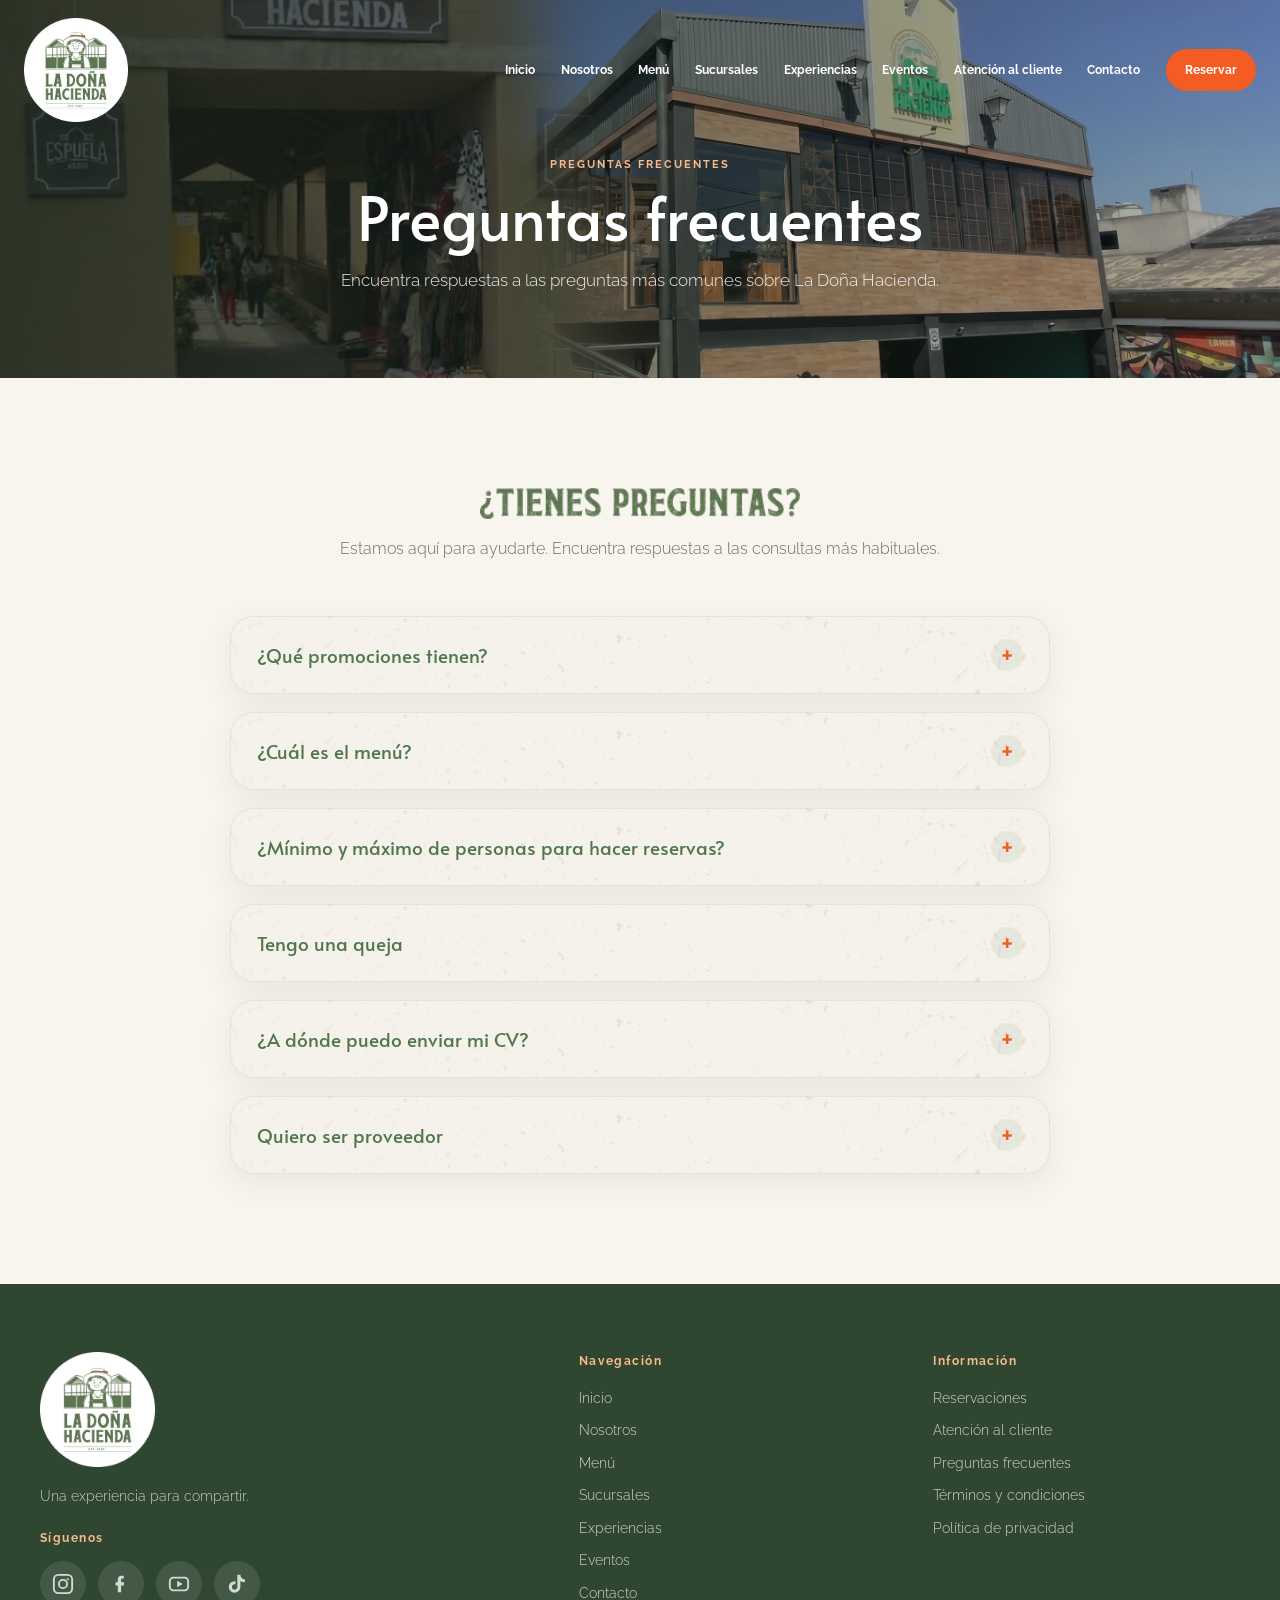
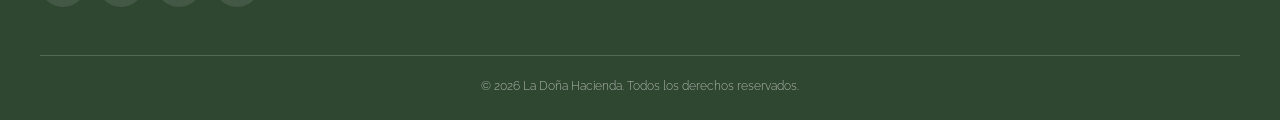
<file: pages/faq.html>
<!doctype html>
<html lang="es">

<head>

    <meta charset="UTF-8" />

    <meta name="viewport" content="width=device-width, initial-scale=1.0" />

    <meta name="description" content="Preguntas frecuentes de La Doña Hacienda: promociones, menú, reservas, atención al cliente y más en Cayambe y Cumbayá." />

    <title>Preguntas Frecuentes | La Doña Hacienda</title>

    <!-- Favicon -->
    <link rel="icon" type="image/png" href="../img/marca/favicon.png">
    <link rel="apple-touch-icon" href="../img/marca/favicon.png">

    <!-- Open Graph (WhatsApp, Redes Sociales) -->
    <meta property="og:type" content="website">
    <meta property="og:site_name" content="La Doña Hacienda">
    <meta property="og:title" content="Preguntas Frecuentes | La Doña Hacienda">
    <meta property="og:description" content="Encuentra respuestas a las preguntas más frecuentes sobre reservas, menú, promociones y atención en La Doña Hacienda.">
    <meta property="og:image" content="../img/marca/og-image.jpg">

    <!-- Google Fonts -->
    <link rel="preconnect" href="https://fonts.googleapis.com">
    <link rel="preconnect" href="https://fonts.gstatic.com" crossorigin>
    <link href="https://fonts.googleapis.com/css2?family=Alata&family=Raleway:wght@300;400;500;600;700&display=swap" rel="stylesheet">

    <!-- CSS Global -->
    <link rel="stylesheet" href="../css/style.css">

    <!-- CSS FAQ -->
    <link rel="stylesheet" href="../css/faq.css">

</head>


<body>

    <!-- =====================================
         HEADER
    ====================================== -->

    <header class="header">

        <div class="header-container">

            <!-- LOGO -->

            <a href="../index.html" class="logo">

                <img src="../img/logo.png" alt="La Doña Hacienda" width="145" height="145">

            </a>


            <!-- BOTÓN MENÚ MÓVIL -->

            <button class="menu-toggle" id="menuToggle" aria-label="Abrir menú" aria-controls="mainNav"
                aria-expanded="false">

                <span></span>
                <span></span>
                <span></span>

            </button>


            <!-- NAVEGACIÓN -->

            <nav class="nav" id="mainNav">

                <a href="../index.html">
                    Inicio
                </a>

                <a href="nosotros.html">
                    Nosotros
                </a>

                <a href="menu.html">
                    Menú
                </a>

                <a href="sucursales.html">
                    Sucursales
                </a>

                <a href="../index.html#experiencias">
                    Experiencias
                </a>

                <a href="eventos.html">
                    Eventos
                </a>

                <a href="denuncia.html">
                    Atención al cliente
                </a>

                <a href="../index.html#contacto">
                    Contacto
                </a>

                <a href="reservas.html" class="nav-button">

                    Reservar

                </a>

            </nav>

        </div>

    </header>



    <!-- =====================================
         CONTENIDO PRINCIPAL
    ====================================== -->

    <main>

        <!-- =====================================
             1. HERO DE PREGUNTAS FRECUENTES
        ====================================== -->

        <section class="faq-hero">

            <div class="hero-overlay"></div>

            <div class="faq-hero-content">

                <span class="section-label">
                    PREGUNTAS FRECUENTES
                </span>

                <h1>
                    Preguntas frecuentes
                </h1>

                <p>
                    Encuentra respuestas a las preguntas más comunes sobre La Doña Hacienda.
                </p>

            </div>

        </section>



        <!-- =====================================
             2. ACORDEÓN DE PREGUNTAS FRECUENTES
        ====================================== -->

        <section class="section faq-section" id="preguntas">

            <div class="container">

                <div class="section-heading">

                    <img src="../img/marca/tienes-preguntas.png"
                         alt="¿Tienes preguntas?"
                         class="faq-heading-img"
                         loading="eager"
                         width="292" height="29">

                    <p>
                        Estamos aquí para ayudarte. Encuentra respuestas a las consultas más habituales.
                    </p>

                </div>


                <div class="faq-accordion">

                    <!-- PREGUNTA 1 -->
                    <div class="faq-item">
                        <h2 class="faq-question">
                            <button type="button" class="faq-trigger" id="faqTrigger1" aria-expanded="false" aria-controls="faqPanel1">
                                <span class="faq-trigger-text">¿Qué promociones tienen?</span>
                                <span class="faq-icon" aria-hidden="true">+</span>
                            </button>
                        </h2>
                        <div class="faq-panel" id="faqPanel1" role="region" aria-labelledby="faqTrigger1" hidden>
                            <div class="faq-panel-inner">
                                <p>
                                    Para conocer nuestras promociones, por favor síguenos en nuestras redes sociales:
                                </p>
                                <p class="faq-social-lines">
                                    Facebook: <a href="https://www.facebook.com/ladonahacienda" class="text-link" target="_blank" rel="noopener noreferrer">La Doña Hacienda</a><br>
                                    Instagram: <a href="https://www.instagram.com/ladonahacienda/" class="text-link" target="_blank" rel="noopener noreferrer">@ladonahacienda</a>
                                </p>
                            </div>
                        </div>
                    </div>

                    <!-- PREGUNTA 2 -->
                    <div class="faq-item">
                        <h2 class="faq-question">
                            <button type="button" class="faq-trigger" id="faqTrigger2" aria-expanded="false" aria-controls="faqPanel2">
                                <span class="faq-trigger-text">¿Cuál es el menú?</span>
                                <span class="faq-icon" aria-hidden="true">+</span>
                            </button>
                        </h2>
                        <div class="faq-panel" id="faqPanel2" role="region" aria-labelledby="faqTrigger2" hidden>
                            <div class="faq-panel-inner">
                                <p>
                                    Te compartimos el link en el que podrás revisar nuestro menú y si lo deseas puedes también hacer una reserva desde el mismo link.
                                </p>
                                <a href="https://linktr.ee/ladonahacienda" class="faq-action" target="_blank" rel="noopener noreferrer">
                                    Ver menú y reservar →
                                </a>
                                <p>
                                    ¡Esperamos que pronto nos puedas visitar!
                                </p>
                            </div>
                        </div>
                    </div>

                    <!-- PREGUNTA 3 -->
                    <div class="faq-item">
                        <h2 class="faq-question">
                            <button type="button" class="faq-trigger" id="faqTrigger3" aria-expanded="false" aria-controls="faqPanel3">
                                <span class="faq-trigger-text">¿Mínimo y máximo de personas para hacer reservas?</span>
                                <span class="faq-icon" aria-hidden="true">+</span>
                            </button>
                        </h2>
                        <div class="faq-panel" id="faqPanel3" role="region" aria-labelledby="faqTrigger3" hidden>
                            <div class="faq-panel-inner">
                                <p>
                                    La reserva mínima es de 2 personas y la máxima 10, te recomendamos lo hagas lo antes posible para que no te quedes sin puesto.
                                </p>
                                <a href="https://linktr.ee/ladonahacienda" class="faq-action" target="_blank" rel="noopener noreferrer">
                                    Reservar mesa →
                                </a>
                                <p>
                                    ¡Será un gusto recibirte!
                                </p>
                            </div>
                        </div>
                    </div>

                    <!-- PREGUNTA 4 -->
                    <div class="faq-item">
                        <h2 class="faq-question">
                            <button type="button" class="faq-trigger" id="faqTrigger4" aria-expanded="false" aria-controls="faqPanel4">
                                <span class="faq-trigger-text">Tengo una queja</span>
                                <span class="faq-icon" aria-hidden="true">+</span>
                            </button>
                        </h2>
                        <div class="faq-panel" id="faqPanel4" role="region" aria-labelledby="faqTrigger4" hidden>
                            <div class="faq-panel-inner">
                                <p>
                                    Lamentamos mucho el inconveniente. En el siguiente enlace puedes contarnos lo sucedido en la fecha de tu visita y dejarnos tus datos para que nuestra Gerencia se contacte contigo y podamos ofrecerte una solución.
                                </p>
                                <a href="denuncia.html" class="faq-action">
                                    Atención al cliente →
                                </a>
                            </div>
                        </div>
                    </div>

                    <!-- PREGUNTA 5 -->
                    <div class="faq-item">
                        <h2 class="faq-question">
                            <button type="button" class="faq-trigger" id="faqTrigger5" aria-expanded="false" aria-controls="faqPanel5">
                                <span class="faq-trigger-text">¿A dónde puedo enviar mi CV?</span>
                                <span class="faq-icon" aria-hidden="true">+</span>
                            </button>
                        </h2>
                        <div class="faq-panel" id="faqPanel5" role="region" aria-labelledby="faqTrigger5" hidden>
                            <div class="faq-panel-inner">
                                <p>
                                    ¡Nos encanta que quieras unirte a nuestro equipo! Puedes enviar tu CV a nuestro departamento de Recursos Humanos, quien se contactará contigo de haber una disponibilidad.
                                </p>
                                <p class="faq-info">
                                    Correo de Recursos Humanos: <a href="mailto:talentohumano@ladonahacienda.com" class="text-link">talentohumano@ladonahacienda.com</a>
                                </p>
                            </div>
                        </div>
                    </div>

                    <!-- PREGUNTA 6 -->
                    <div class="faq-item">
                        <h2 class="faq-question">
                            <button type="button" class="faq-trigger" id="faqTrigger6" aria-expanded="false" aria-controls="faqPanel6">
                                <span class="faq-trigger-text">Quiero ser proveedor</span>
                                <span class="faq-icon" aria-hidden="true">+</span>
                            </button>
                        </h2>
                        <div class="faq-panel" id="faqPanel6" role="region" aria-labelledby="faqTrigger6" hidden>
                            <div class="faq-panel-inner">
                                <p>
                                    Encantados de escuchar tu propuesta. Para solicitudes de proveedor, por favor envíanos un correo a nuestro contacto institucional y nos contactaremos contigo.
                                </p>
                                <p class="faq-info">
                                    Correo de proveedores: <a href="mailto:fernandotipan@ladonahacienda.com" class="text-link">fernandotipan@ladonahacienda.com</a>
                                </p>
                            </div>
                        </div>
                    </div>

                </div>

            </div>

        </section>

    </main>



    <!-- =====================================
         FOOTER
    ====================================== -->

    <footer class="footer">

        <div class="container">

            <div class="footer-content">

                <!-- MARCA -->

                <div class="footer-brand">

                    <img src="../img/logo.png" alt="La Doña Hacienda" width="145" height="145">

                    <p>
                        Una experiencia para compartir.
                    </p>

                    <div class="footer-social">

                        <h3>
                            Síguenos
                        </h3>

                        <div class="social-links">

                            <a href="https://www.instagram.com/ladonahacienda/" class="social-link" target="_blank" rel="noopener noreferrer" aria-label="Instagram de La Doña Hacienda">
                                <svg viewBox="0 0 24 24" aria-hidden="true" focusable="false">
                                    <rect x="2" y="2" width="20" height="20" rx="5" fill="none" stroke="currentColor" stroke-width="2"></rect>
                                    <circle cx="12" cy="12" r="4.5" fill="none" stroke="currentColor" stroke-width="2"></circle>
                                    <circle cx="17.2" cy="6.8" r="1.2" fill="currentColor"></circle>
                                </svg>
                            </a>

                            <a href="https://www.facebook.com/ladonahacienda" class="social-link" target="_blank" rel="noopener noreferrer" aria-label="Facebook de La Doña Hacienda">
                                <svg viewBox="0 0 24 24" aria-hidden="true" focusable="false">
                                    <path fill="currentColor" d="M15 3h-2.5C10.02 3 8.5 4.62 8.5 7.1V10H6v3.5h2.5V21h3.6v-7.5H14.9L15.5 10h-3.4V7.4c0-.95.47-1.4 1.4-1.4H15V3z"></path>
                                </svg>
                            </a>

                            <a href="https://www.youtube.com/@ladonahacienda5906" class="social-link" target="_blank" rel="noopener noreferrer" aria-label="YouTube de La Doña Hacienda">
                                <svg viewBox="0 0 24 24" aria-hidden="true" focusable="false">
                                    <rect x="2" y="5" width="20" height="14" rx="4" fill="none" stroke="currentColor" stroke-width="2"></rect>
                                    <path fill="currentColor" d="M10 8.5l6 3.5-6 3.5z"></path>
                                </svg>
                            </a>

                    <a href="https://www.tiktok.com/@ladonahacienda" class="social-link" target="_blank" rel="noopener noreferrer" aria-label="TikTok de La Doña Hacienda">
                        <svg viewBox="0 0 24 24" aria-hidden="true" focusable="false" fill="currentColor">
                            <path d="M19.59 6.69a4.83 4.83 0 0 1-3.77-4.25V2h-3.45v13.67a2.89 2.89 0 0 1-2.88 2.5 2.89 2.89 0 0 1-2.89-2.89 2.89 2.89 0 0 1 2.89-2.89c.28 0 .54.04.79.1v-3.5a6.37 6.37 0 0 0-.79-.05A6.34 6.34 0 0 0 3 15.28 6.34 6.34 0 0 0 9.34 21.6a6.34 6.34 0 0 0 6.34-6.32V8.62a8.28 8.28 0 0 0 4.85 1.57v-3.5z"/>
                        </svg>
                    </a>
                    </div>

                    </div>

                </div>


                <!-- NAVEGACIÓN -->

                <div class="footer-links">

                    <h3>
                        Navegación
                    </h3>

                    <a href="../index.html">
                        Inicio
                    </a>

                    <a href="nosotros.html">
                        Nosotros
                    </a>

                    <a href="menu.html">
                        Menú
                    </a>

                    <a href="sucursales.html">
                        Sucursales
                    </a>

                    <a href="../index.html#experiencias">
                        Experiencias
                    </a>

                    <a href="eventos.html">
                        Eventos
                    </a>

                    <a href="../index.html#contacto">
                        Contacto
                    </a>

                </div>


                <!-- INFORMACIÓN -->

                <div class="footer-links">

                    <h3>
                        Información
                    </h3>

                    <a href="reservas.html">
                        Reservaciones
                    </a>

                    <a href="denuncia.html">
                        Atención al cliente
                    </a>

                    <a href="faq.html">
                        Preguntas frecuentes
                    </a>

                    <a href="terminos-condiciones.html">
                        Términos y condiciones
                    </a>

                    <a href="politicas.html">
                        Política de privacidad
                    </a>

                </div>

            </div>


            <div class="footer-bottom">

                <p>
                    © 2026 La Doña Hacienda. Todos los derechos reservados.
                </p>

            </div>

        </div>

    </footer>



    <!-- JAVASCRIPT GLOBAL -->
    <script src="../js/main.js"></script>

    <!-- JAVASCRIPT EXCLUSIVO DE PREGUNTAS FRECUENTES -->
    <script src="../js/faq.js"></script>

</body>

</html>
</file>
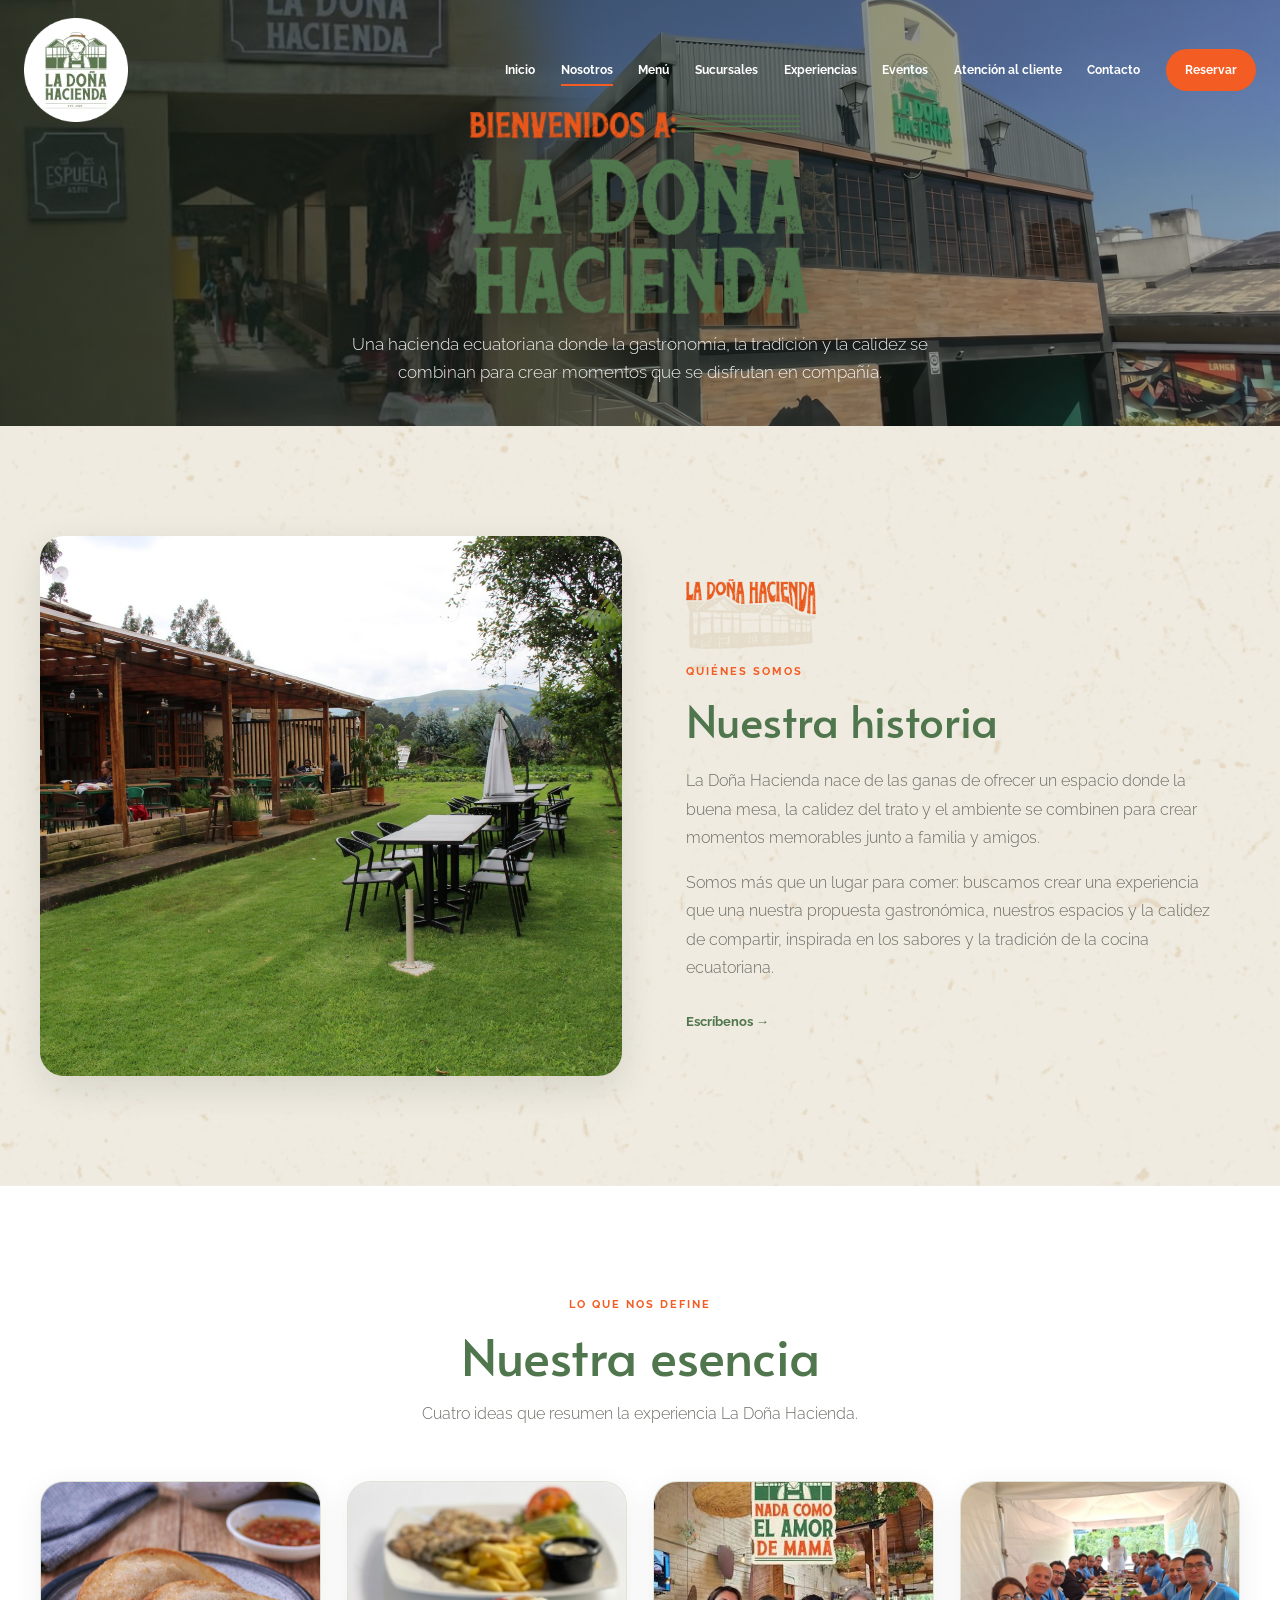
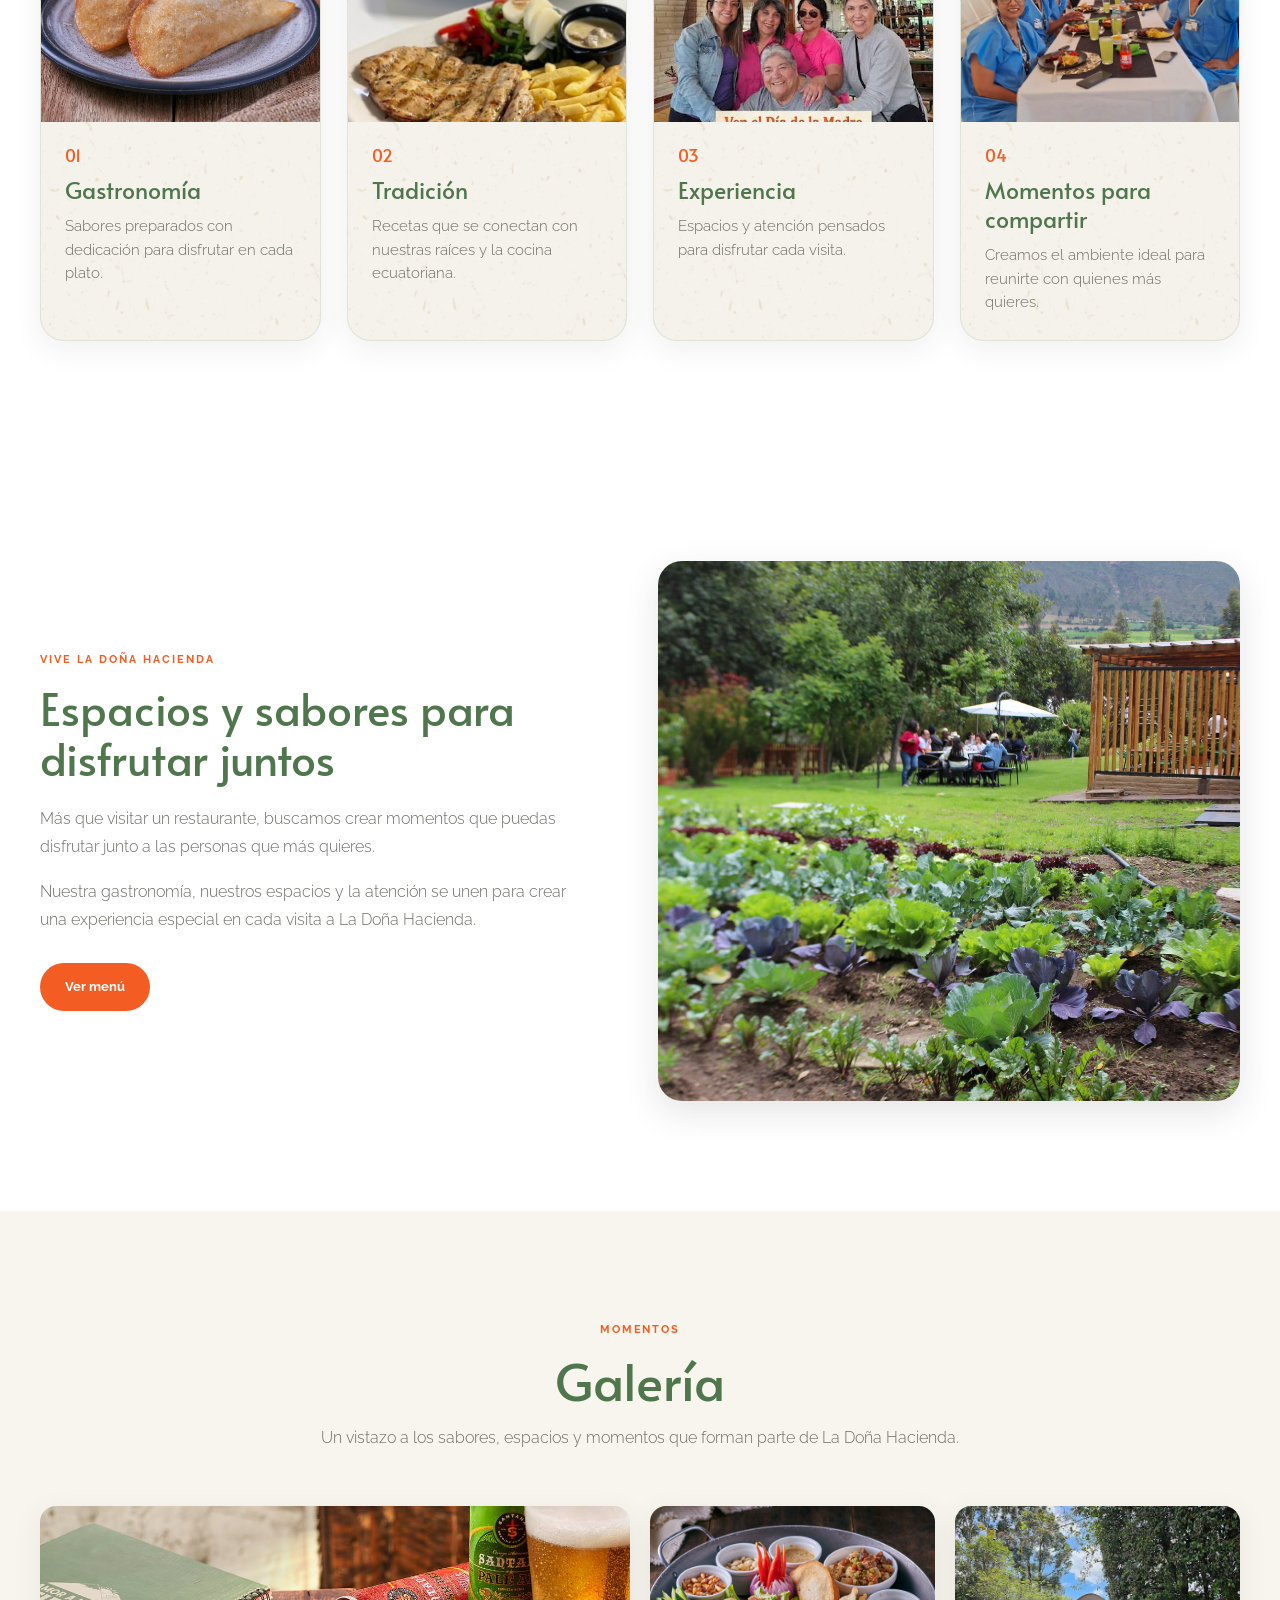
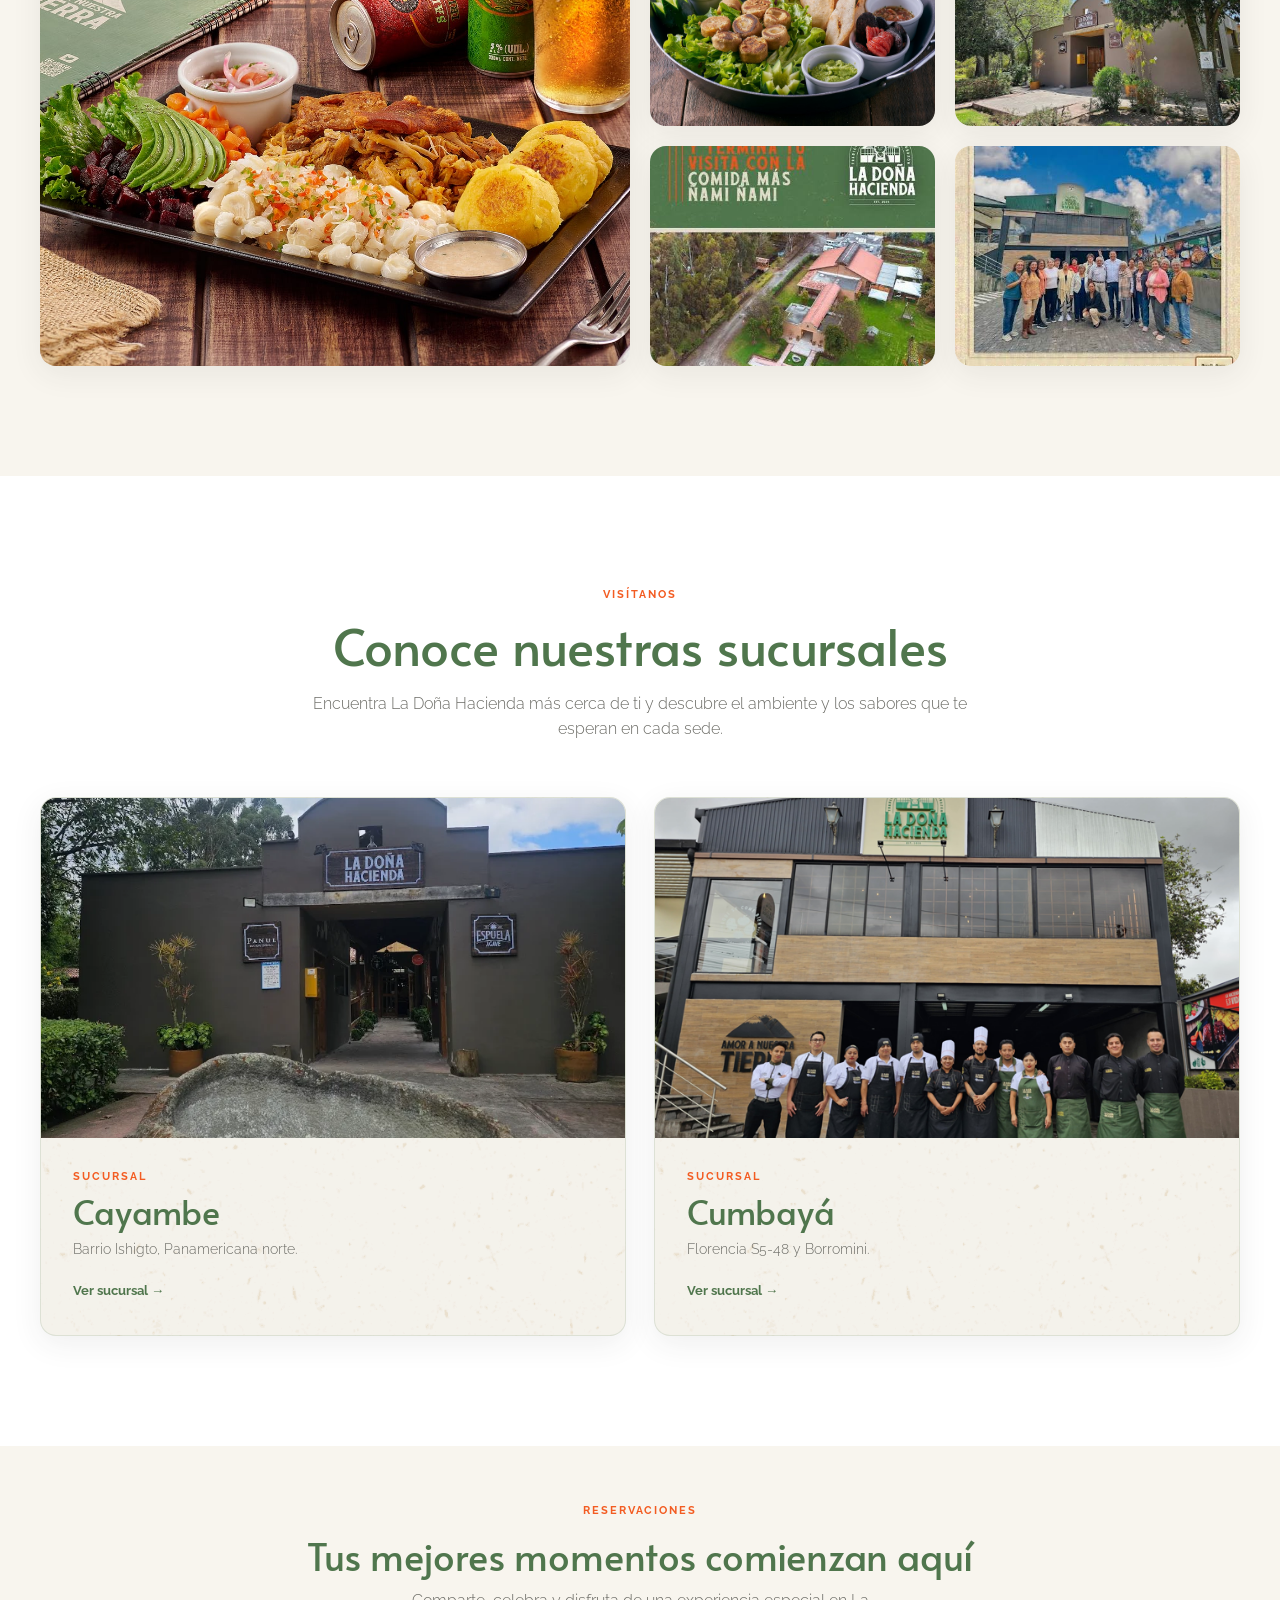
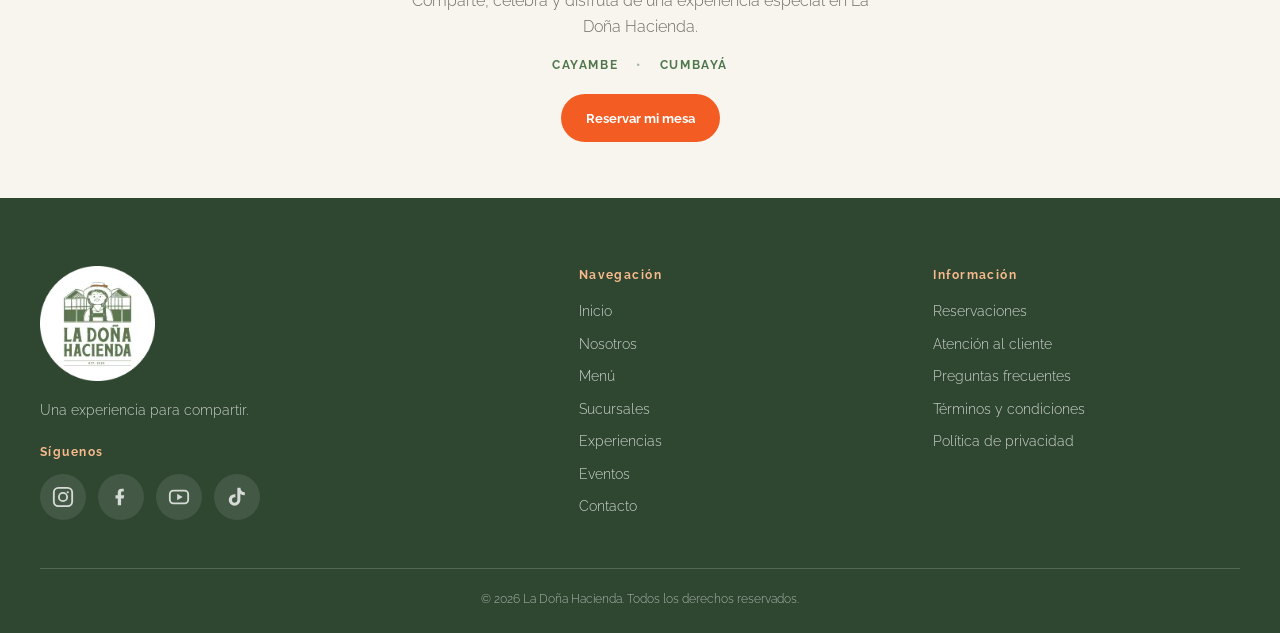
<file: pages/nosotros.html>
<!doctype html>
<html lang="es">

<head>

    <meta charset="UTF-8" />

    <meta name="viewport" content="width=device-width, initial-scale=1.0" />

    <meta name="description" content="Conoce La Doña Hacienda: nuestra historia, nuestra esencia y la experiencia gastronómica que te espera en Cayambe y Cumbayá." />

    <title>Nosotros | La Doña Hacienda</title>

    <!-- Favicon -->
    <link rel="icon" type="image/png" href="../img/marca/favicon.png">
    <link rel="apple-touch-icon" href="../img/marca/favicon.png">

    <!-- Open Graph (WhatsApp, Redes Sociales) -->
    <meta property="og:type" content="website">
    <meta property="og:site_name" content="La Doña Hacienda">
    <meta property="og:title" content="Nosotros | La Doña Hacienda">
    <meta property="og:description" content="Una hacienda ecuatoriana donde la gastronomía tradicional y la calidez crean momentos memorables.">
    <meta property="og:image" content="../img/marca/og-image.jpg">

    <!-- Google Fonts -->
    <link rel="preconnect" href="https://fonts.googleapis.com">
    <link rel="preconnect" href="https://fonts.gstatic.com" crossorigin>
    <link href="https://fonts.googleapis.com/css2?family=Alata&family=Raleway:wght@300;400;500;600;700&display=swap" rel="stylesheet">

    <!-- CSS Global -->
    <link rel="stylesheet" href="../css/style.css">

    <!-- CSS Nosotros -->
    <link rel="stylesheet" href="../css/nosotros.css">

</head>


<body>

    <!-- =====================================
         HEADER
    ====================================== -->

    <header class="header">

        <div class="header-container">

            <!-- LOGO -->

            <a href="../index.html" class="logo">

                <img src="../img/logo.png" alt="La Doña Hacienda" width="145" height="145">

            </a>


            <!-- BOTÓN MENÚ MÓVIL -->

            <button class="menu-toggle" id="menuToggle" aria-label="Abrir menú" aria-controls="mainNav"
                aria-expanded="false">

                <span></span>
                <span></span>
                <span></span>

            </button>


            <!-- NAVEGACIÓN -->

            <nav class="nav" id="mainNav">

                <a href="../index.html">
                    Inicio
                </a>

                <a href="nosotros.html" class="active">
                    Nosotros
                </a>

                <a href="menu.html">
                    Menú
                </a>

                <a href="sucursales.html">
                    Sucursales
                </a>

                <a href="../index.html#experiencias">
                    Experiencias
                </a>

                <a href="eventos.html">
                    Eventos
                </a>

                <a href="denuncia.html">
                    Atención al cliente
                </a>

                <a href="../index.html#contacto">
                    Contacto
                </a>

                <a href="reservas.html" class="nav-button">

                    Reservar

                </a>

            </nav>

        </div>

    </header>



    <!-- =====================================
         CONTENIDO PRINCIPAL
    ====================================== -->

    <main>

        <!-- =====================================
             A. HERO
        ====================================== -->

        <section class="nosotros-hero">

            <div class="hero-overlay"></div>

            <div class="nosotros-hero-content">

                <h1 class="nosotros-hero-title">Bienvenidos a La Doña Hacienda</h1>

                <img src="../img/marca/bienvenidos-a.png"
                     alt="Bienvenidos a La Doña Hacienda"
                     class="nosotros-hero-brand-img"
                     loading="eager"
                     width="293" height="175">

                <p>
                    Una hacienda ecuatoriana donde la gastronomía,
                    la tradición y la calidez se combinan para crear
                    momentos que se disfrutan en compañía.
                </p>

            </div>

        </section>



        <!-- =====================================
             B. NUESTRA HISTORIA
        ====================================== -->

        <section class="section historia-section" id="historia">

            <div class="container">

                <div class="story-block">

                    <!-- IMAGEN -->

                    <div class="story-media">

                        <img src="../img/nosostros-ht.jpg" alt="Terraza exterior cubierta con pérgola de madera y mesas, junto a un jardín con huerto en La Doña Hacienda, con las montañas al fondo" width="1600" height="1067">

                    </div>


                    <!-- CONTENIDO -->

                    <div class="story-text">

                        <img src="../img/marca/ilustracion-hacienda.png"
                             alt="La Doña Hacienda"
                             class="story-illustration-img"
                             loading="lazy"
                             width="189" height="102">

                        <span class="section-label">
                            QUIÉNES SOMOS
                        </span>

                        <h2>
                            Nuestra historia
                        </h2>

                        <p>
                            La Doña Hacienda nace de las ganas de ofrecer
                            un espacio donde la buena mesa, la calidez del
                            trato y el ambiente se combinen para crear
                            momentos memorables junto a familia y amigos.
                        </p>

                        <p>
                            Somos más que un lugar para comer: buscamos
                            crear una experiencia que una nuestra propuesta
                            gastronómica, nuestros espacios y la calidez de
                            compartir, inspirada en los sabores y la
                            tradición de la cocina ecuatoriana.
                        </p>

                        <a href="../index.html#contacto" class="text-link">
                            Escríbenos →
                        </a>

                    </div>

                </div>

            </div>

        </section>



        <!-- =====================================
             C. NUESTRA ESENCIA
        ====================================== -->

        <section class="section esencia-section" id="esencia">

            <div class="container">

                <div class="section-heading">

                    <span class="section-label">
                        LO QUE NOS DEFINE
                    </span>

                    <h2>
                        Nuestra esencia
                    </h2>

                    <p>
                        Cuatro ideas que resumen la experiencia
                        La Doña Hacienda.
                    </p>

                </div>


                <div class="identidad-grid">

                    <article class="experience-highlight">

                        <div class="highlight-image">
                            <img src="../img/experiencias/gastronomia.jpg" alt="Gastronomía de La Doña Hacienda" width="1280" height="854">
                        </div>

                        <div class="highlight-content">
                            <span>01</span>
                            <h3>Gastronomía</h3>
                            <p>
                                Sabores preparados con dedicación
                                para disfrutar en cada plato.
                            </p>
                        </div>

                    </article>

                    <article class="experience-highlight">

                        <div class="highlight-image">
                            <img src="../img/menu/plato2.jpeg" alt="Sabor tradicional de La Doña Hacienda" width="669" height="906">
                        </div>

                        <div class="highlight-content">
                            <span>02</span>
                            <h3>Tradición</h3>
                            <p>
                                Recetas que se conectan con nuestras
                                raíces y la cocina ecuatoriana.
                            </p>
                        </div>

                    </article>

                    <article class="experience-highlight">

                        <div class="highlight-image">
                            <img src="../img/experiencias/experiencia-principal.jpg" alt="Experiencia gastronómica en La Doña Hacienda" width="1600" height="1067">
                        </div>

                        <div class="highlight-content">
                            <span>03</span>
                            <h3>Experiencia</h3>
                            <p>
                                Espacios y atención pensados para
                                disfrutar cada visita.
                            </p>
                        </div>

                    </article>

                    <article class="experience-highlight">

                        <div class="highlight-image">
                            <img src="../img/experiencias/momentos.jpg" alt="Momentos compartidos en La Doña Hacienda" width="1200" height="1600">
                        </div>

                        <div class="highlight-content">
                            <span>04</span>
                            <h3>Momentos para compartir</h3>
                            <p>
                                Creamos el ambiente ideal para
                                reunirte con quienes más quieres.
                            </p>
                        </div>

                    </article>

                </div>

            </div>

        </section>



        <!-- =====================================
             D. SECCIÓN VISUAL / EXPERIENCIA
        ====================================== -->

        <section class="section experiencia-section" id="experiencia-visita">

            <div class="container">

                <div class="story-block story-block--reverse">

                    <!-- IMAGEN -->

                    <div class="story-media">

                        <img src="../img/experiencias/ambiente.jpg" alt="Ambiente y espacios de La Doña Hacienda" width="1600" height="1067">

                    </div>


                    <!-- CONTENIDO -->

                    <div class="story-text">

                        <span class="section-label">
                            VIVE LA DOÑA HACIENDA
                        </span>

                        <h2>
                            Espacios y sabores para disfrutar juntos
                        </h2>

                        <p>
                            Más que visitar un restaurante, buscamos crear
                            momentos que puedas disfrutar junto a las
                            personas que más quieres.
                        </p>

                        <p>
                            Nuestra gastronomía, nuestros espacios y la
                            atención se unen para crear una experiencia
                            especial en cada visita a La Doña Hacienda.
                        </p>

                        <a href="menu.html" class="btn btn-primary">
                            Ver menú
                        </a>

                    </div>

                </div>

            </div>

        </section>



        <!-- =====================================
             E. GALERÍA
        ====================================== -->

        <section class="section galeria-section" id="galeria">

            <div class="container">

                <div class="section-heading">

                    <span class="section-label">
                        MOMENTOS
                    </span>

                    <h2>
                        Galería
                    </h2>

                    <p>
                        Un vistazo a los sabores, espacios y momentos
                        que forman parte de La Doña Hacienda.
                    </p>

                </div>


                <div class="galeria-grid">

                    <div class="galeria-item galeria-item--big">
                        <img src="../img/menu/plato1.jpg" alt="Especialidad de La Doña Hacienda" width="1280" height="850">
                    </div>

                    <div class="galeria-item">
                        <img src="../img/menu/plato3.jpg" alt="Bandeja criolla para compartir en La Doña Hacienda" width="1600" height="1068">
                    </div>

                    <div class="galeria-item">
                        <img src="../img/sucursales/sucursal1.jpg" alt="Espacio de una sucursal de La Doña Hacienda" width="638" height="480">
                    </div>

                    <div class="galeria-item">
                        <img src="../img/sucursales/sucursal2.jpg" alt="Detalle de una sucursal de La Doña Hacienda" width="447" height="447">
                    </div>

                    <div class="galeria-item">
                        <img src="../img/sucursales/sucursal3.jpg" alt="Espacio de otra sucursal de La Doña Hacienda" width="447" height="447">
                    </div>

                </div>

            </div>

        </section>



        <!-- =====================================
             F. SUCURSALES
        ====================================== -->

        <section class="section nosotros-branches-section" id="nuestras-sucursales">

            <div class="container">

                <div class="section-heading">

                    <span class="section-label">
                        VISÍTANOS
                    </span>

                    <h2>
                        Conoce nuestras sucursales
                    </h2>

                    <p>
                        Encuentra La Doña Hacienda más cerca de ti
                        y descubre el ambiente y los sabores que
                        te esperan en cada sede.
                    </p>

                </div>


                <div class="nosotros-branches-grid">

                    <a href="sucursales.html#cayambe" class="branch-card branch-card-link" aria-label="Ver información de la sucursal Cayambe">

                        <div class="branch-image">

                            <img src="../img/sucursales/cayambe.jpg" alt="La Doña Hacienda Cayambe" width="765" height="1020">

                        </div>

                        <div class="branch-content">

                            <span class="branch-label">
                                SUCURSAL
                            </span>

                            <h3>
                                Cayambe
                            </h3>

                            <p>
                                Barrio Ishigto, Panamericana norte.
                            </p>

                            <span class="text-link">
                                Ver sucursal →
                            </span>

                        </div>

                    </a>

                    <a href="sucursales.html#cumbaya" class="branch-card branch-card-link" aria-label="Ver información de la sucursal Cumbayá">

                        <div class="branch-image">

                            <img src="../img/sucursales/cumbaya.jpg" alt="La Doña Hacienda Cumbayá" width="696" height="562">

                        </div>

                        <div class="branch-content">

                            <span class="branch-label">
                                SUCURSAL
                            </span>

                            <h3>
                                Cumbayá
                            </h3>

                            <p>
                                Florencia S5-48 y Borromini.
                            </p>

                            <span class="text-link">
                                Ver sucursal →
                            </span>

                        </div>

                    </a>

                </div>

            </div>

        </section>



        <!-- =====================================
             G. CTA DE RESERVA
        ====================================== -->

        <section class="reservation" id="cta-reserva">

            <div class="container">

                <div class="reservation-content">

                    <span class="section-label">
                        RESERVACIONES
                    </span>

                    <h2>
                        Tus mejores momentos comienzan aquí
                    </h2>

                    <p>
                        Comparte, celebra y disfruta de una experiencia
                        especial en La Doña Hacienda.
                    </p>

                    <div class="reservation-branches">

                        <span>
                            CAYAMBE
                        </span>

                        <span class="reservation-divider">
                            •
                        </span>

                        <span>
                            CUMBAYÁ
                        </span>

                    </div>

                    <a href="reservas.html" class="btn btn-light">
                        Reservar mi mesa
                    </a>

                </div>

            </div>

        </section>

    </main>



    <!-- =====================================
         FOOTER
    ====================================== -->

    <footer class="footer">

        <div class="container">

            <div class="footer-content">

                <!-- MARCA -->

                <div class="footer-brand">

                    <img src="../img/logo.png" alt="La Doña Hacienda" width="145" height="145">

                    <p>
                        Una experiencia para compartir.
                    </p>

                    <div class="footer-social">

                        <h3>
                            Síguenos
                        </h3>

                        <div class="social-links">

                            <a href="https://www.instagram.com/ladonahacienda/" class="social-link" target="_blank" rel="noopener noreferrer" aria-label="Instagram de La Doña Hacienda">
                                <svg viewBox="0 0 24 24" aria-hidden="true" focusable="false">
                                    <rect x="2" y="2" width="20" height="20" rx="5" fill="none" stroke="currentColor" stroke-width="2"></rect>
                                    <circle cx="12" cy="12" r="4.5" fill="none" stroke="currentColor" stroke-width="2"></circle>
                                    <circle cx="17.2" cy="6.8" r="1.2" fill="currentColor"></circle>
                                </svg>
                            </a>

                            <a href="https://www.facebook.com/ladonahacienda" class="social-link" target="_blank" rel="noopener noreferrer" aria-label="Facebook de La Doña Hacienda">
                                <svg viewBox="0 0 24 24" aria-hidden="true" focusable="false">
                                    <path fill="currentColor" d="M15 3h-2.5C10.02 3 8.5 4.62 8.5 7.1V10H6v3.5h2.5V21h3.6v-7.5H14.9L15.5 10h-3.4V7.4c0-.95.47-1.4 1.4-1.4H15V3z"></path>
                                </svg>
                            </a>

                            <a href="https://www.youtube.com/@ladonahacienda5906" class="social-link" target="_blank" rel="noopener noreferrer" aria-label="YouTube de La Doña Hacienda">
                                <svg viewBox="0 0 24 24" aria-hidden="true" focusable="false">
                                    <rect x="2" y="5" width="20" height="14" rx="4" fill="none" stroke="currentColor" stroke-width="2"></rect>
                                    <path fill="currentColor" d="M10 8.5l6 3.5-6 3.5z"></path>
                                </svg>
                            </a>

                    <a href="https://www.tiktok.com/@ladonahacienda" class="social-link" target="_blank" rel="noopener noreferrer" aria-label="TikTok de La Doña Hacienda">
                        <svg viewBox="0 0 24 24" aria-hidden="true" focusable="false" fill="currentColor">
                            <path d="M19.59 6.69a4.83 4.83 0 0 1-3.77-4.25V2h-3.45v13.67a2.89 2.89 0 0 1-2.88 2.5 2.89 2.89 0 0 1-2.89-2.89 2.89 2.89 0 0 1 2.89-2.89c.28 0 .54.04.79.1v-3.5a6.37 6.37 0 0 0-.79-.05A6.34 6.34 0 0 0 3 15.28 6.34 6.34 0 0 0 9.34 21.6a6.34 6.34 0 0 0 6.34-6.32V8.62a8.28 8.28 0 0 0 4.85 1.57v-3.5z"/>
                        </svg>
                    </a>
                    </div>

                    </div>

                </div>


                <!-- NAVEGACIÓN -->

                <div class="footer-links">

                    <h3>
                        Navegación
                    </h3>

                    <a href="../index.html">
                        Inicio
                    </a>

                    <a href="nosotros.html">
                        Nosotros
                    </a>

                    <a href="menu.html">
                        Menú
                    </a>

                    <a href="sucursales.html">
                        Sucursales
                    </a>

                    <a href="../index.html#experiencias">
                        Experiencias
                    </a>

                    <a href="eventos.html">
                        Eventos
                    </a>

                    <a href="../index.html#contacto">
                        Contacto
                    </a>

                </div>


                <!-- INFORMACIÓN -->

                <div class="footer-links">

                    <h3>
                        Información
                    </h3>

                    <a href="reservas.html">
                        Reservaciones
                    </a>

                    <a href="denuncia.html">
                        Atención al cliente
                    </a>

                    <a href="faq.html">
                        Preguntas frecuentes
                    </a>

                    <a href="terminos-condiciones.html">
                        Términos y condiciones
                    </a>

                    <a href="politicas.html">
                        Política de privacidad
                    </a>

                </div>

            </div>


            <div class="footer-bottom">

                <p>
                    © 2026 La Doña Hacienda. Todos los derechos reservados.
                </p>

            </div>

        </div>

    </footer>



    <!-- JAVASCRIPT GLOBAL -->
    <script src="../js/main.js"></script>

</body>

</html>
</file>
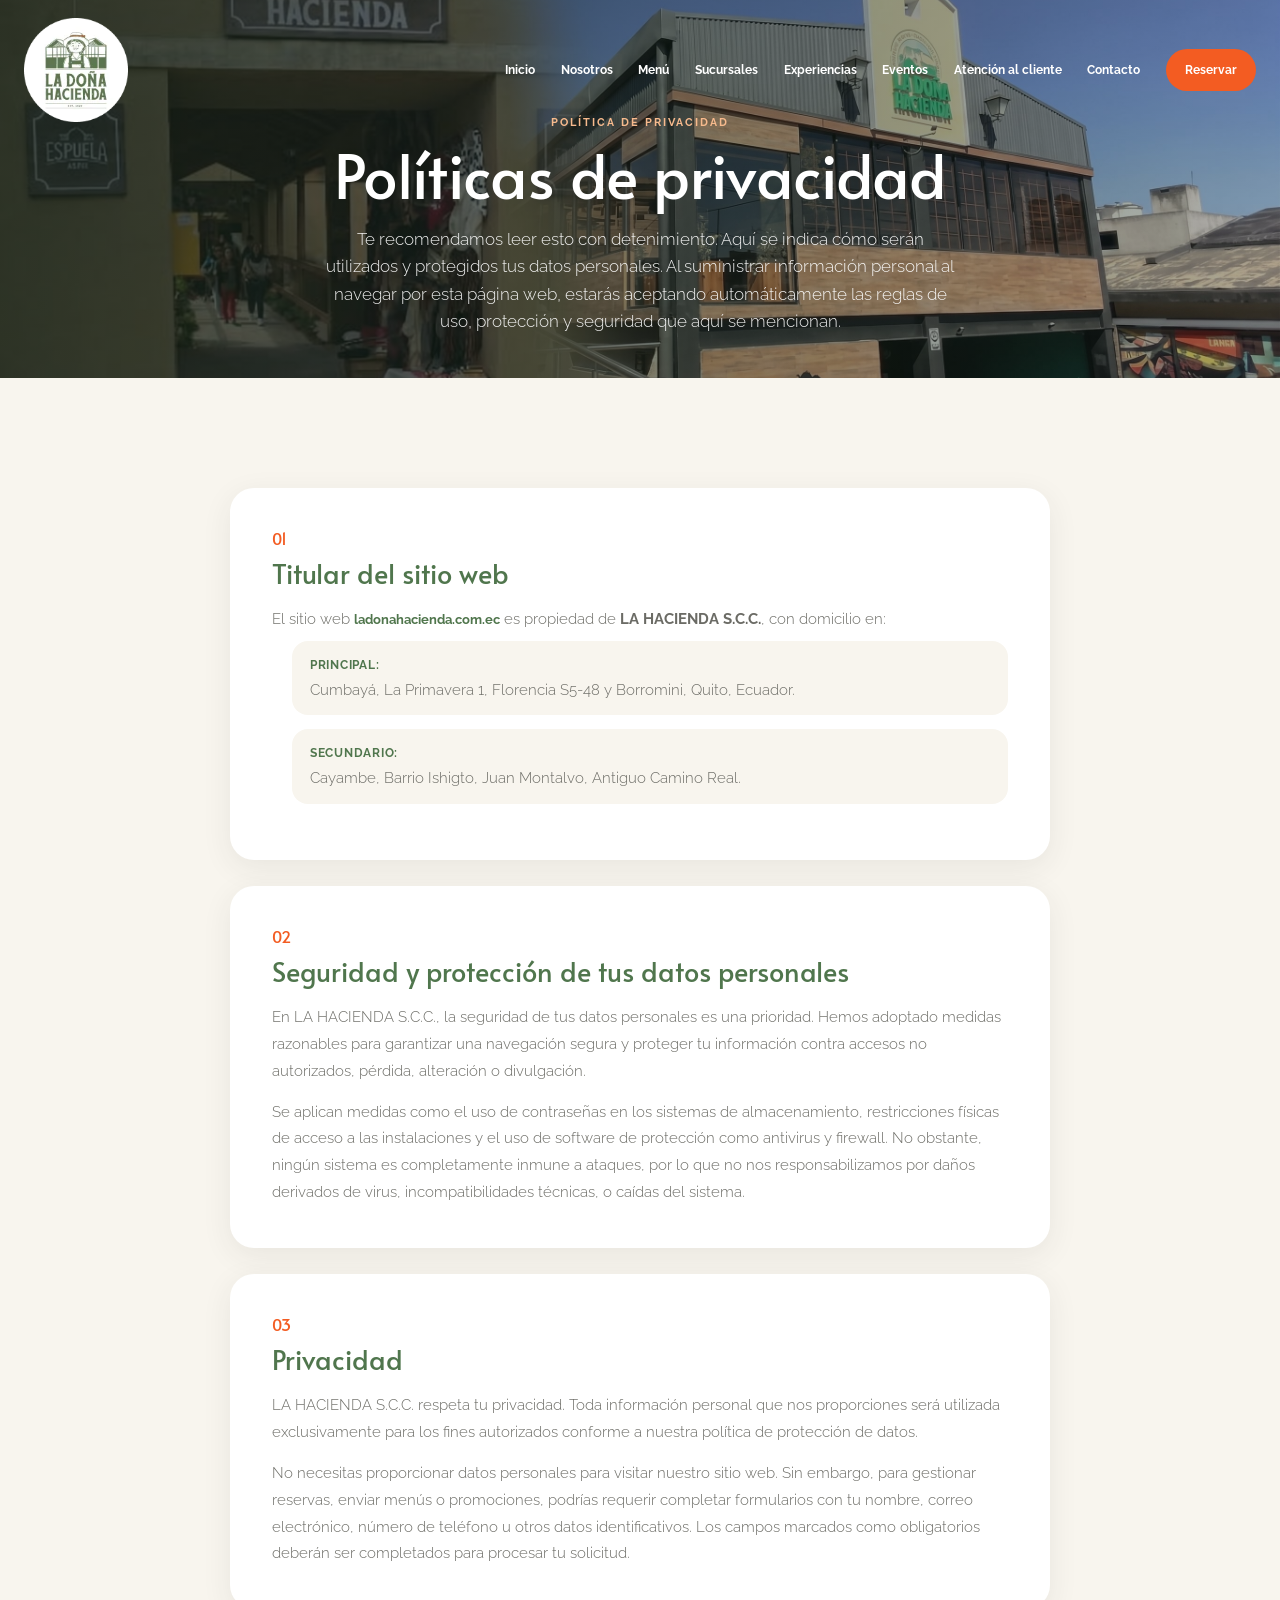
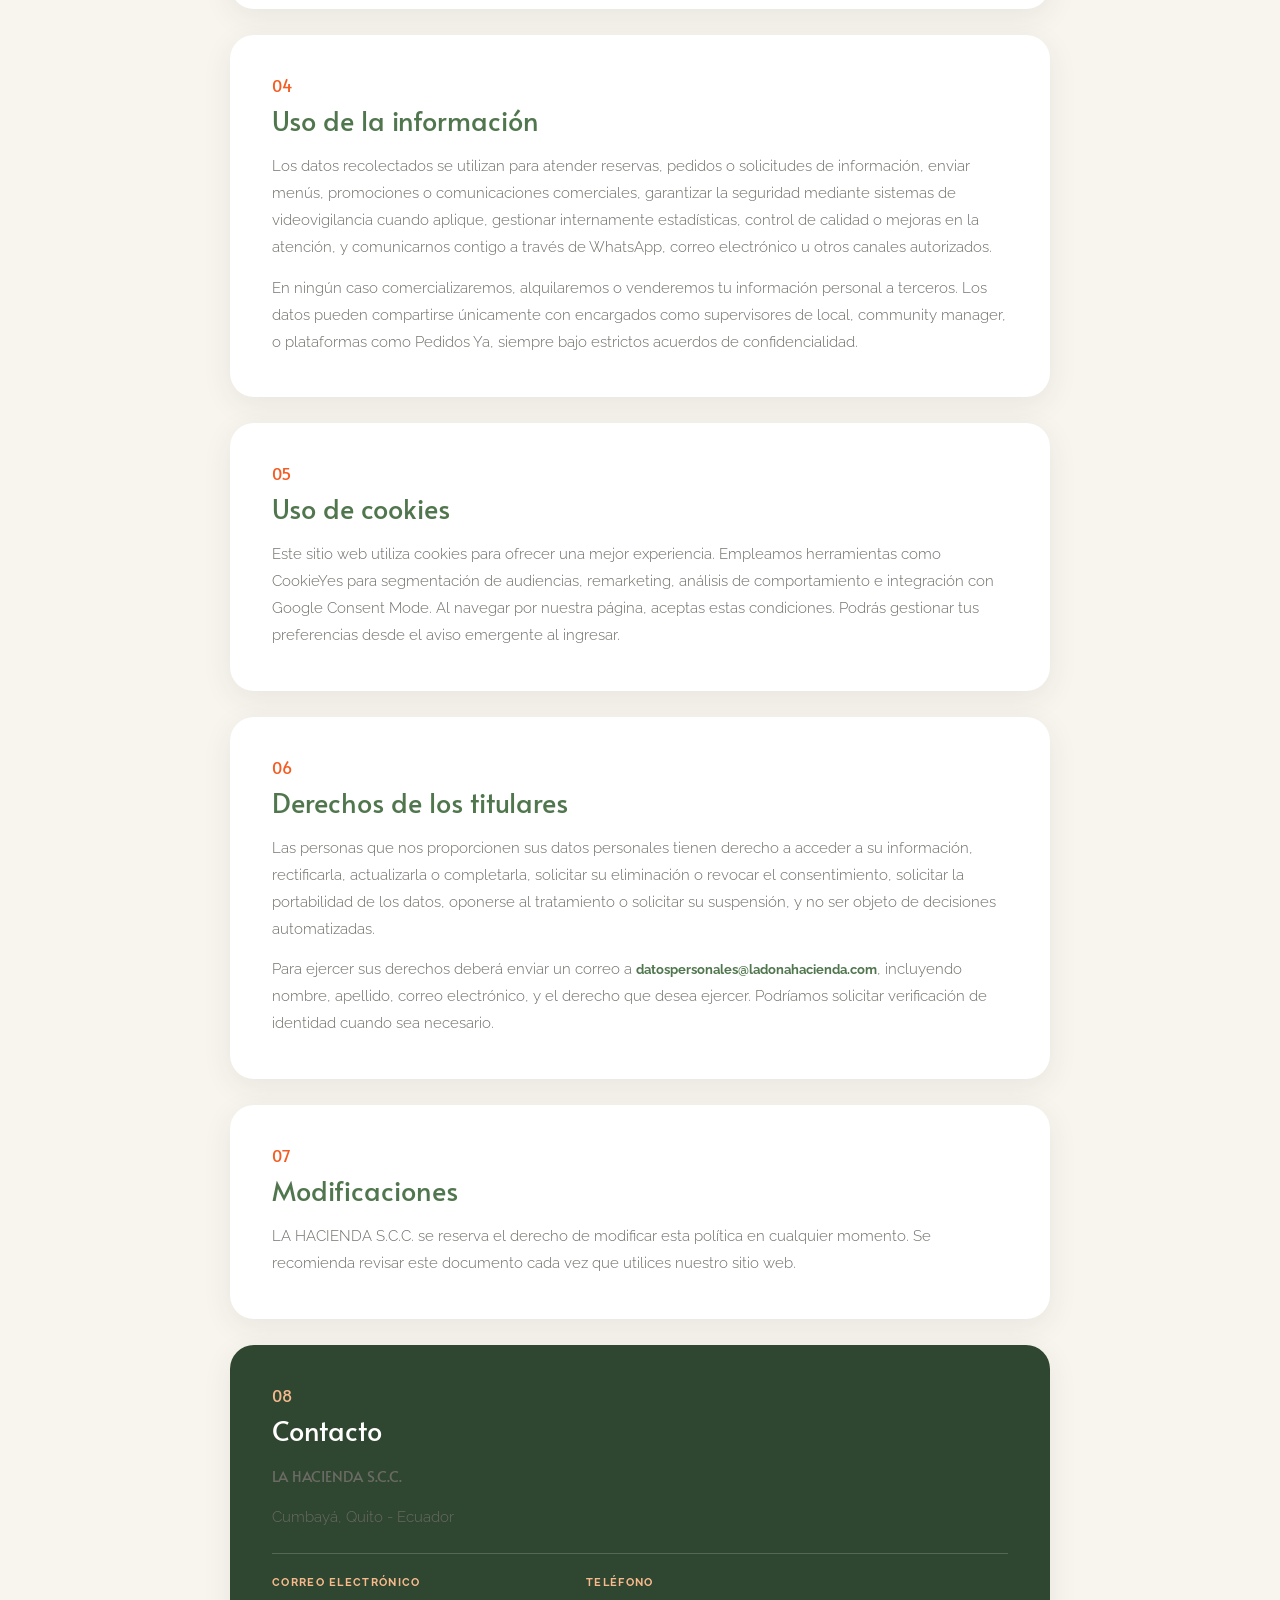
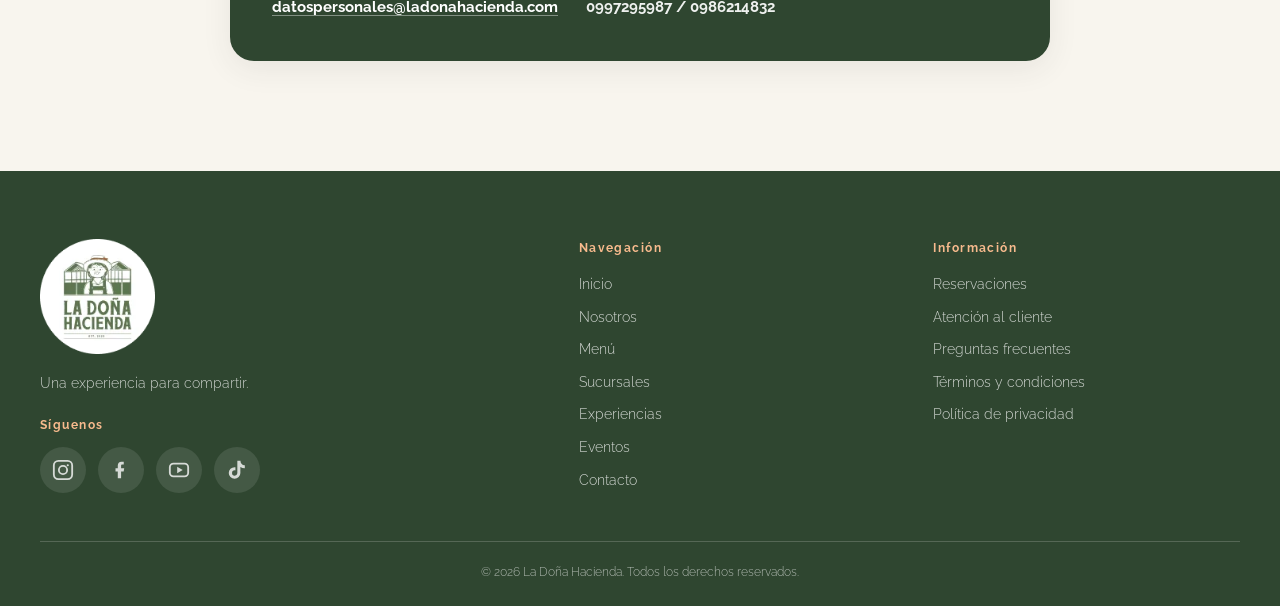
<file: pages/politicas.html>
<!doctype html>
<html lang="es">

<head>

    <meta charset="UTF-8" />

    <meta name="viewport" content="width=device-width, initial-scale=1.0" />

    <meta name="description" content="Política de privacidad de La Doña Hacienda: cómo se recopilan, utilizan y protegen tus datos personales al navegar por nuestro sitio web." />

    <title>Política de Privacidad | La Doña Hacienda</title>

    <!-- Favicon -->
    <link rel="icon" type="image/png" href="../img/marca/favicon.png">
    <link rel="apple-touch-icon" href="../img/marca/favicon.png">

    <!-- Open Graph (WhatsApp, Redes Sociales) -->
    <meta property="og:type" content="website">
    <meta property="og:site_name" content="La Doña Hacienda">
    <meta property="og:title" content="Política de Privacidad | La Doña Hacienda">
    <meta property="og:description" content="Información sobre la recopilación, uso y protección de datos personales en La Doña Hacienda.">
    <meta property="og:image" content="../img/marca/og-image.jpg">

    <!-- Google Fonts -->
    <link rel="preconnect" href="https://fonts.googleapis.com">
    <link rel="preconnect" href="https://fonts.gstatic.com" crossorigin>
    <link href="https://fonts.googleapis.com/css2?family=Alata&family=Raleway:wght@300;400;500;600;700&display=swap" rel="stylesheet">

    <!-- CSS Global -->
    <link rel="stylesheet" href="../css/style.css">

    <!-- CSS Políticas -->
    <link rel="stylesheet" href="../css/politicas.css">

</head>


<body>

    <!-- =====================================
         HEADER
    ====================================== -->

    <header class="header">

        <div class="header-container">

            <!-- LOGO -->

            <a href="../index.html" class="logo">

                <img src="../img/logo.png" alt="La Doña Hacienda" width="145" height="145">

            </a>


            <!-- BOTÓN MENÚ MÓVIL -->

            <button class="menu-toggle" id="menuToggle" aria-label="Abrir menú" aria-controls="mainNav"
                aria-expanded="false">

                <span></span>
                <span></span>
                <span></span>

            </button>


            <!-- NAVEGACIÓN -->

            <nav class="nav" id="mainNav">

                <a href="../index.html">
                    Inicio
                </a>

                <a href="nosotros.html">
                    Nosotros
                </a>

                <a href="menu.html">
                    Menú
                </a>

                <a href="sucursales.html">
                    Sucursales
                </a>

                <a href="../index.html#experiencias">
                    Experiencias
                </a>

                <a href="eventos.html">
                    Eventos
                </a>

                <a href="denuncia.html">
                    Atención al cliente
                </a>

                <a href="../index.html#contacto">
                    Contacto
                </a>

                <a href="reservas.html" class="nav-button">

                    Reservar

                </a>

            </nav>

        </div>

    </header>



    <!-- =====================================
         CONTENIDO PRINCIPAL
    ====================================== -->

    <main>

        <!-- =====================================
             1. HERO DE POLÍTICAS DE PRIVACIDAD
        ====================================== -->

        <section class="politicas-hero">

            <div class="hero-overlay"></div>

            <div class="politicas-hero-content">

                <span class="section-label">
                    POLÍTICA DE PRIVACIDAD
                </span>

                <h1>
                    Políticas de privacidad
                </h1>

                <p>
                    Te recomendamos leer esto con detenimiento. Aquí se indica cómo serán utilizados y protegidos tus datos personales. Al suministrar información personal al navegar por esta página web, estarás aceptando automáticamente las reglas de uso, protección y seguridad que aquí se mencionan.
                </p>

            </div>

        </section>



        <!-- =====================================
             2. DOCUMENTO: POLÍTICA DE PRIVACIDAD
        ====================================== -->

        <section class="section politicas-section" id="politica">

            <div class="container">

                <div class="politicas-document">


                    <!-- 1. TITULAR DEL SITIO WEB -->

                    <article class="politicas-block">

                        <span class="politicas-number">01</span>

                        <h2>
                            Titular del sitio web
                        </h2>

                        <p>
                            El sitio web <a href="https://ladonahacienda.com.ec" class="text-link" target="_blank" rel="noopener noreferrer">ladonahacienda.com.ec</a> es propiedad de <strong>LA HACIENDA S.C.C.</strong>, con domicilio en:
                        </p>

                        <ul class="politicas-address-list">

                            <li>
                                <strong>Principal:</strong>
                                Cumbayá, La Primavera 1, Florencia S5-48 y Borromini, Quito, Ecuador.
                            </li>

                            <li>
                                <strong>Secundario:</strong>
                                Cayambe, Barrio Ishigto, Juan Montalvo, Antiguo Camino Real.
                            </li>

                        </ul>

                    </article>


                    <!-- 2. SEGURIDAD Y PROTECCIÓN DE TUS DATOS PERSONALES -->

                    <article class="politicas-block">

                        <span class="politicas-number">02</span>

                        <h2>
                            Seguridad y protección de tus datos personales
                        </h2>

                        <p>
                            En LA HACIENDA S.C.C., la seguridad de tus datos personales es una prioridad. Hemos adoptado medidas razonables para garantizar una navegación segura y proteger tu información contra accesos no autorizados, pérdida, alteración o divulgación.
                        </p>

                        <p>
                            Se aplican medidas como el uso de contraseñas en los sistemas de almacenamiento, restricciones físicas de acceso a las instalaciones y el uso de software de protección como antivirus y firewall. No obstante, ningún sistema es completamente inmune a ataques, por lo que no nos responsabilizamos por daños derivados de virus, incompatibilidades técnicas, o caídas del sistema.
                        </p>

                    </article>


                    <!-- 3. PRIVACIDAD -->

                    <article class="politicas-block">

                        <span class="politicas-number">03</span>

                        <h2>
                            Privacidad
                        </h2>

                        <p>
                            LA HACIENDA S.C.C. respeta tu privacidad. Toda información personal que nos proporciones será utilizada exclusivamente para los fines autorizados conforme a nuestra política de protección de datos.
                        </p>

                        <p>
                            No necesitas proporcionar datos personales para visitar nuestro sitio web. Sin embargo, para gestionar reservas, enviar menús o promociones, podrías requerir completar formularios con tu nombre, correo electrónico, número de teléfono u otros datos identificativos. Los campos marcados como obligatorios deberán ser completados para procesar tu solicitud.
                        </p>

                    </article>


                    <!-- 4. USO DE LA INFORMACIÓN -->

                    <article class="politicas-block">

                        <span class="politicas-number">04</span>

                        <h2>
                            Uso de la información
                        </h2>

                        <p>
                            Los datos recolectados se utilizan para atender reservas, pedidos o solicitudes de información, enviar menús, promociones o comunicaciones comerciales, garantizar la seguridad mediante sistemas de videovigilancia cuando aplique, gestionar internamente estadísticas, control de calidad o mejoras en la atención, y comunicarnos contigo a través de WhatsApp, correo electrónico u otros canales autorizados.
                        </p>

                        <p>
                            En ningún caso comercializaremos, alquilaremos o venderemos tu información personal a terceros. Los datos pueden compartirse únicamente con encargados como supervisores de local, community manager, o plataformas como Pedidos Ya, siempre bajo estrictos acuerdos de confidencialidad.
                        </p>

                    </article>


                    <!-- 5. USO DE COOKIES -->

                    <article class="politicas-block">

                        <span class="politicas-number">05</span>

                        <h2>
                            Uso de cookies
                        </h2>

                        <p>
                            Este sitio web utiliza cookies para ofrecer una mejor experiencia. Empleamos herramientas como CookieYes para segmentación de audiencias, remarketing, análisis de comportamiento e integración con Google Consent Mode. Al navegar por nuestra página, aceptas estas condiciones. Podrás gestionar tus preferencias desde el aviso emergente al ingresar.
                        </p>

                    </article>


                    <!-- 6. DERECHOS DE LOS TITULARES -->

                    <article class="politicas-block">

                        <span class="politicas-number">06</span>

                        <h2>
                            Derechos de los titulares
                        </h2>

                        <p>
                            Las personas que nos proporcionen sus datos personales tienen derecho a acceder a su información, rectificarla, actualizarla o completarla, solicitar su eliminación o revocar el consentimiento, solicitar la portabilidad de los datos, oponerse al tratamiento o solicitar su suspensión, y no ser objeto de decisiones automatizadas.
                        </p>

                        <p>
                            Para ejercer sus derechos deberá enviar un correo a <a href="mailto:datospersonales@ladonahacienda.com" class="text-link">datospersonales@ladonahacienda.com</a>, incluyendo nombre, apellido, correo electrónico, y el derecho que desea ejercer. Podríamos solicitar verificación de identidad cuando sea necesario.
                        </p>

                    </article>


                    <!-- 7. MODIFICACIONES -->

                    <article class="politicas-block">

                        <span class="politicas-number">07</span>

                        <h2>
                            Modificaciones
                        </h2>

                        <p>
                            LA HACIENDA S.C.C. se reserva el derecho de modificar esta política en cualquier momento. Se recomienda revisar este documento cada vez que utilices nuestro sitio web.
                        </p>

                    </article>


                    <!-- 8. CONTACTO -->

                    <article class="politicas-block politicas-block--contact">

                        <span class="politicas-number">08</span>

                        <h2>
                            Contacto
                        </h2>

                        <p class="politicas-contact-name">
                            LA HACIENDA S.C.C.
                        </p>

                        <p class="politicas-contact-line">
                            Cumbayá, Quito - Ecuador
                        </p>

                        <div class="politicas-contact-details">

                            <div class="politicas-contact-item">
                                <span class="politicas-contact-label">Correo electrónico</span>
                                <a href="mailto:datospersonales@ladonahacienda.com" class="politicas-contact-link">
                                    datospersonales@ladonahacienda.com
                                </a>
                            </div>

                            <div class="politicas-contact-item">
                                <span class="politicas-contact-label">Teléfono</span>
                                <span class="politicas-contact-value">
                                    0997295987 / 0986214832
                                </span>
                            </div>

                        </div>

                    </article>

                </div>

            </div>

        </section>

    </main>



    <!-- =====================================
         FOOTER
    ====================================== -->

    <footer class="footer">

        <div class="container">

            <div class="footer-content">

                <!-- MARCA -->

                <div class="footer-brand">

                    <img src="../img/logo.png" alt="La Doña Hacienda" width="145" height="145">

                    <p>
                        Una experiencia para compartir.
                    </p>

                    <div class="footer-social">

                        <h3>
                            Síguenos
                        </h3>

                        <div class="social-links">

                            <a href="https://www.instagram.com/ladonahacienda/" class="social-link" target="_blank" rel="noopener noreferrer" aria-label="Instagram de La Doña Hacienda">
                                <svg viewBox="0 0 24 24" aria-hidden="true" focusable="false">
                                    <rect x="2" y="2" width="20" height="20" rx="5" fill="none" stroke="currentColor" stroke-width="2"></rect>
                                    <circle cx="12" cy="12" r="4.5" fill="none" stroke="currentColor" stroke-width="2"></circle>
                                    <circle cx="17.2" cy="6.8" r="1.2" fill="currentColor"></circle>
                                </svg>
                            </a>

                            <a href="https://www.facebook.com/ladonahacienda" class="social-link" target="_blank" rel="noopener noreferrer" aria-label="Facebook de La Doña Hacienda">
                                <svg viewBox="0 0 24 24" aria-hidden="true" focusable="false">
                                    <path fill="currentColor" d="M15 3h-2.5C10.02 3 8.5 4.62 8.5 7.1V10H6v3.5h2.5V21h3.6v-7.5H14.9L15.5 10h-3.4V7.4c0-.95.47-1.4 1.4-1.4H15V3z"></path>
                                </svg>
                            </a>

                            <a href="https://www.youtube.com/@ladonahacienda5906" class="social-link" target="_blank" rel="noopener noreferrer" aria-label="YouTube de La Doña Hacienda">
                                <svg viewBox="0 0 24 24" aria-hidden="true" focusable="false">
                                    <rect x="2" y="5" width="20" height="14" rx="4" fill="none" stroke="currentColor" stroke-width="2"></rect>
                                    <path fill="currentColor" d="M10 8.5l6 3.5-6 3.5z"></path>
                                </svg>
                            </a>

                    <a href="https://www.tiktok.com/@ladonahacienda" class="social-link" target="_blank" rel="noopener noreferrer" aria-label="TikTok de La Doña Hacienda">
                        <svg viewBox="0 0 24 24" aria-hidden="true" focusable="false" fill="currentColor">
                            <path d="M19.59 6.69a4.83 4.83 0 0 1-3.77-4.25V2h-3.45v13.67a2.89 2.89 0 0 1-2.88 2.5 2.89 2.89 0 0 1-2.89-2.89 2.89 2.89 0 0 1 2.89-2.89c.28 0 .54.04.79.1v-3.5a6.37 6.37 0 0 0-.79-.05A6.34 6.34 0 0 0 3 15.28 6.34 6.34 0 0 0 9.34 21.6a6.34 6.34 0 0 0 6.34-6.32V8.62a8.28 8.28 0 0 0 4.85 1.57v-3.5z"/>
                        </svg>
                    </a>
                    </div>

                    </div>

                </div>


                <!-- NAVEGACIÓN -->

                <div class="footer-links">

                    <h3>
                        Navegación
                    </h3>

                    <a href="../index.html">
                        Inicio
                    </a>

                    <a href="nosotros.html">
                        Nosotros
                    </a>

                    <a href="menu.html">
                        Menú
                    </a>

                    <a href="sucursales.html">
                        Sucursales
                    </a>

                    <a href="../index.html#experiencias">
                        Experiencias
                    </a>

                    <a href="eventos.html">
                        Eventos
                    </a>

                    <a href="../index.html#contacto">
                        Contacto
                    </a>

                </div>


                <!-- INFORMACIÓN -->

                <div class="footer-links">

                    <h3>
                        Información
                    </h3>

                    <a href="reservas.html">
                        Reservaciones
                    </a>

                    <a href="denuncia.html">
                        Atención al cliente
                    </a>

                    <a href="faq.html">
                        Preguntas frecuentes
                    </a>

                    <a href="politicas.html">
                        Términos y condiciones
                    </a>

                    <a href="politicas.html">
                        Política de privacidad
                    </a>

                </div>

            </div>


            <div class="footer-bottom">

                <p>
                    © 2026 La Doña Hacienda. Todos los derechos reservados.
                </p>

            </div>

        </div>

    </footer>



    <!-- JAVASCRIPT GLOBAL -->
    <script src="../js/main.js"></script>

</body>

</html>
</file>
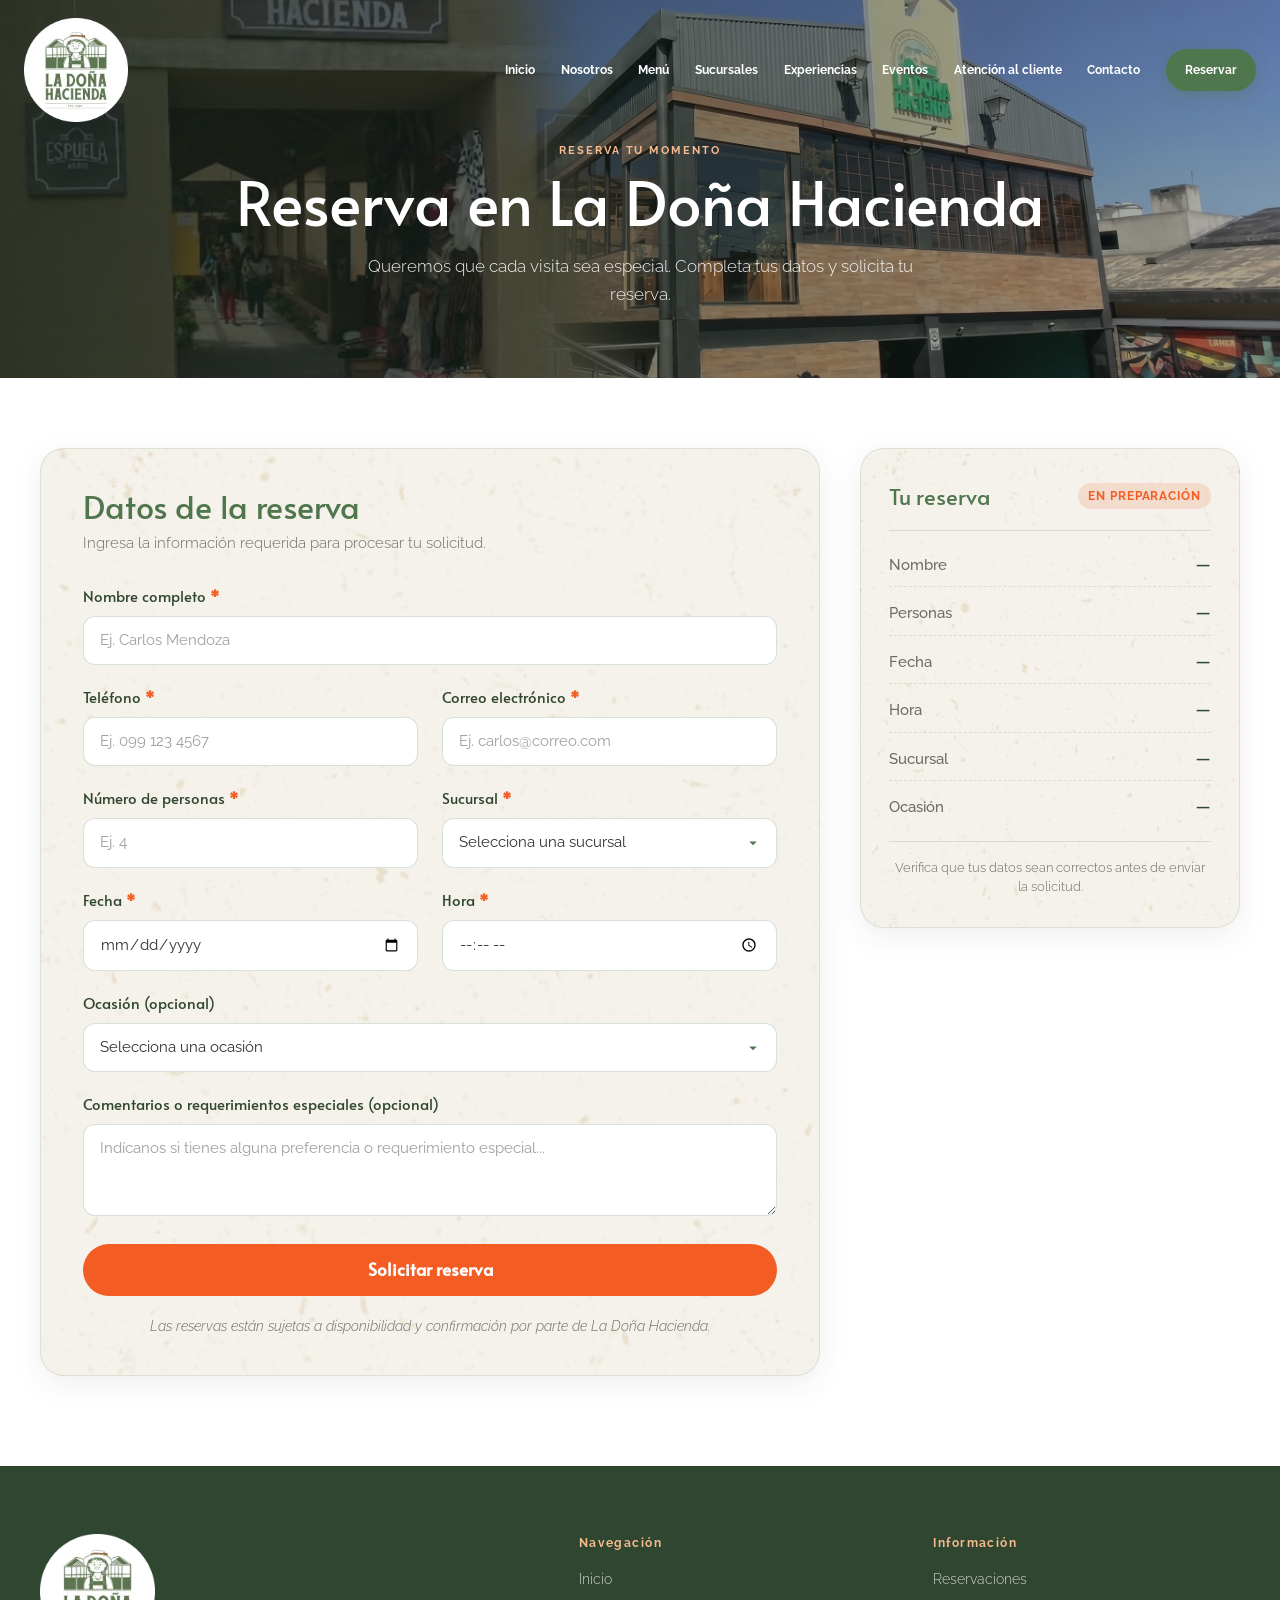
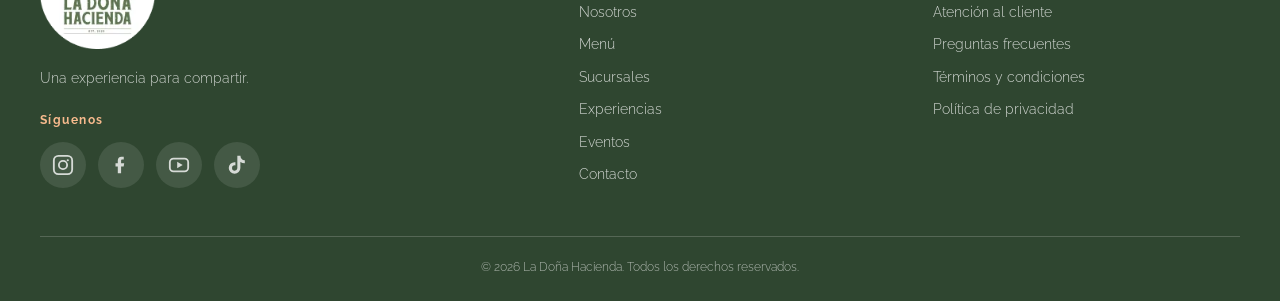
<file: pages/reservas.html>
<!doctype html>
<html lang="es">

<head>

    <meta charset="UTF-8" />

    <meta name="viewport" content="width=device-width, initial-scale=1.0" />

    <meta name="description" content="Reserva tu mesa en La Doña Hacienda. Disfruta de una experiencia gastronómica tradicional en Cayambe y Cumbayá." />

    <title>Reservar Mesa | La Doña Hacienda</title>

    <!-- Favicon -->
    <link rel="icon" type="image/png" href="../img/marca/favicon.png">
    <link rel="apple-touch-icon" href="../img/marca/favicon.png">

    <!-- Open Graph (WhatsApp, Redes Sociales) -->
    <meta property="og:type" content="website">
    <meta property="og:site_name" content="La Doña Hacienda">
    <meta property="og:title" content="Reserva tu Mesa | La Doña Hacienda">
    <meta property="og:description" content="Solicita tu reserva online para nuestras sedes en Cayambe y Cumbayá.">
    <meta property="og:image" content="../img/marca/og-image.jpg">

    <!-- Google Fonts -->
    <link rel="preconnect" href="https://fonts.googleapis.com">
    <link rel="preconnect" href="https://fonts.gstatic.com" crossorigin>
    <link href="https://fonts.googleapis.com/css2?family=Alata&family=Raleway:wght@300;400;500;600;700&display=swap" rel="stylesheet">

    <!-- CSS Global -->
    <link rel="stylesheet" href="../css/style.css">

    <!-- CSS Reservas -->
    <link rel="stylesheet" href="../css/reservas.css">

</head>


<body>

    <!-- =====================================
         HEADER
    ====================================== -->

    <header class="header">

        <div class="header-container">

            <!-- LOGO -->

            <a href="../index.html#inicio" class="logo">

                <img src="../img/logo.png" alt="La Doña Hacienda" width="145" height="145">

            </a>


            <!-- BOTÓN MENÚ MÓVIL -->

            <button class="menu-toggle" id="menuToggle" aria-label="Abrir menú" aria-controls="mainNav"
                aria-expanded="false">

                <span></span>
                <span></span>
                <span></span>

            </button>


            <!-- NAVEGACIÓN -->

            <nav class="nav" id="mainNav">

                <a href="../index.html">
                    Inicio
                </a>

                <a href="nosotros.html">
                    Nosotros
                </a>

                <a href="menu.html">
                    Menú
                </a>

                <a href="sucursales.html">
                    Sucursales
                </a>

                <a href="../index.html#experiencias">
                    Experiencias
                </a>

                <a href="eventos.html">
                    Eventos
                </a>

                <a href="denuncia.html">
                    Atención al cliente
                </a>

                <a href="../index.html#contacto">
                    Contacto
                </a>

                <a href="reservas.html" class="nav-button active">

                    Reservar

                </a>

            </nav>

        </div>

    </header>



    <!-- =====================================
         CONTENIDO PRINCIPAL
    ====================================== -->

    <main>

        <!-- =====================================
             1. HERO DE RESERVAS
        ====================================== -->

        <section class="reservas-hero">

            <div class="hero-overlay"></div>

            <div class="reservas-hero-content">

                <span class="section-label">
                    RESERVA TU MOMENTO
                </span>

                <h1>
                    Reserva en La Doña Hacienda
                </h1>

                <p>
                    Queremos que cada visita sea especial. Completa tus datos y solicita tu reserva.
                </p>

            </div>

        </section>



        <!-- =====================================
             2. SECCIÓN PRINCIPAL DE RESERVA
        ====================================== -->

        <section class="reservas-section">

            <div class="container">

                <div class="reservas-layout">

                    <!-- COLUMNA IZQUIERDA: FORMULARIO -->

                    <div class="reservas-form-container">

                        <div class="reservas-card">

                            <div class="form-header">

                                <h2>
                                    Datos de la reserva
                                </h2>

                                <p>
                                    Ingresa la información requerida para procesar tu solicitud.
                                </p>

                            </div>


                            <!-- MENSAJE DE CONFIRMACIÓN -->

                            <div class="reservas-success-card" id="reservasSuccess" hidden aria-live="polite">

                                <div class="success-icon-badge">
                                    ✓
                                </div>

                                <h3>
                                    WhatsApp abierto
                                </h3>

                                <p>
                                    Se abrió WhatsApp para enviar tu solicitud de reserva a la sucursal seleccionada.
                                </p>

                                <span class="success-reminder">
                                    La reserva <strong>no está confirmada</strong> hasta que la sucursal responda y confirme disponibilidad.
                                </span>

                            </div>


                            <!-- FORMULARIO -->

                            <form id="reservasForm" class="reservas-form" novalidate>

                                <div class="form-grid">

                                    <!-- Nombre Completo -->
                                    <div class="form-group form-col-full">
                                        <label for="nombre">Nombre completo <span class="form-required">*</span></label>
                                        <input type="text" id="nombre" name="nombre" placeholder="Ej. Carlos Mendoza" required autocomplete="name">
                                        <span class="form-error-msg" id="errorNombre">Por favor ingresa tu nombre completo.</span>
                                    </div>

                                    <!-- Teléfono -->
                                    <div class="form-group">
                                        <label for="telefono">Teléfono <span class="form-required">*</span></label>
                                        <input type="tel" id="telefono" name="telefono" placeholder="Ej. 099 123 4567" required autocomplete="tel">
                                        <span class="form-error-msg" id="errorTelefono">Por favor ingresa un número de teléfono.</span>
                                    </div>

                                    <!-- Correo Electrónico -->
                                    <div class="form-group">
                                        <label for="email">Correo electrónico <span class="form-required">*</span></label>
                                        <input type="email" id="email" name="email" placeholder="Ej. carlos@correo.com" required autocomplete="email">
                                        <span class="form-error-msg" id="errorEmail">Por favor ingresa un correo válido.</span>
                                    </div>

                                    <!-- Número de Personas -->
                                    <div class="form-group">
                                        <label for="personas">Número de personas <span class="form-required">*</span></label>
                                        <input type="number" id="personas" name="personas" min="1" max="50" placeholder="Ej. 4" required>
                                        <span class="form-error-msg" id="errorPersonas">Ingresa el número de personas (mínimo 1).</span>
                                    </div>

                                    <!-- Sucursal -->
                                    <div class="form-group">
                                        <label for="sucursal">Sucursal <span class="form-required">*</span></label>
                                        <select id="sucursal" name="sucursal" required>
                                            <option value="">Selecciona una sucursal</option>
                                            <option value="Cayambe">Cayambe</option>
                                            <option value="Cumbayá">Cumbayá</option>
                                        </select>
                                        <span class="form-error-msg" id="errorSucursal">Selecciona una sucursal.</span>
                                    </div>

                                    <!-- Fecha -->
                                    <div class="form-group">
                                        <label for="fecha">Fecha <span class="form-required">*</span></label>
                                        <input type="date" id="fecha" name="fecha" required>
                                        <span class="form-error-msg" id="errorFecha">Selecciona una fecha válida.</span>
                                    </div>

                                    <!-- Hora -->
                                    <div class="form-group">
                                        <label for="hora">Hora <span class="form-required">*</span></label>
                                        <input type="time" id="hora" name="hora" required>
                                        <span class="form-error-msg" id="errorHora">Selecciona una hora válida.</span>
                                    </div>

                                    <!-- Ocasión -->
                                    <div class="form-group form-col-full">
                                        <label for="ocasion">Ocasión (opcional)</label>
                                        <select id="ocasion" name="ocasion">
                                            <option value="">Selecciona una ocasión</option>
                                            <option value="Reunión familiar">Reunión familiar</option>
                                            <option value="Cumpleaños">Cumpleaños</option>
                                            <option value="Celebración">Celebración</option>
                                            <option value="Reunión de trabajo">Reunión de trabajo</option>
                                            <option value="Otra">Otra</option>
                                        </select>
                                    </div>

                                    <!-- Comentarios -->
                                    <div class="form-group form-col-full">
                                        <label for="comentarios">Comentarios o requerimientos especiales (opcional)</label>
                                        <textarea id="comentarios" name="comentarios" rows="3" placeholder="Indícanos si tienes alguna preferencia o requerimiento especial..."></textarea>
                                    </div>

                                </div>


                                <!-- BOTÓN DE ENVÍO -->

                                <div class="form-actions">

                                    <button type="submit" class="btn btn-primary btn-submit" id="btnSubmit">
                                        Solicitar reserva
                                    </button>

                                </div>


                                <!-- NOTA DE DISPONIBILIDAD -->

                                <p class="reservas-disclaimer">
                                    Las reservas están sujetas a disponibilidad y confirmación por parte de La Doña Hacienda.
                                </p>

                            </form>

                        </div>

                    </div>


                    <!-- COLUMNA DERECHA: RESUMEN DE RESERVA -->

                    <aside class="reservas-summary-container">

                        <div class="summary-card">

                            <div class="summary-header">

                                <h3>
                                    Tu reserva
                                </h3>

                                <span class="summary-badge">
                                    En preparación
                                </span>

                            </div>


                            <div class="summary-body">

                                <div class="summary-item">
                                    <span class="summary-label">Nombre</span>
                                    <span class="summary-value" id="sumNombre">—</span>
                                </div>

                                <div class="summary-item">
                                    <span class="summary-label">Personas</span>
                                    <span class="summary-value" id="sumPersonas">—</span>
                                </div>

                                <div class="summary-item">
                                    <span class="summary-label">Fecha</span>
                                    <span class="summary-value" id="sumFecha">—</span>
                                </div>

                                <div class="summary-item">
                                    <span class="summary-label">Hora</span>
                                    <span class="summary-value" id="sumHora">—</span>
                                </div>

                                <div class="summary-item">
                                    <span class="summary-label">Sucursal</span>
                                    <span class="summary-value" id="sumSucursal">—</span>
                                </div>

                                <div class="summary-item">
                                    <span class="summary-label">Ocasión</span>
                                    <span class="summary-value" id="sumOcasion">—</span>
                                </div>

                            </div>


                            <div class="summary-footer">

                                <p class="summary-note">
                                    Verifica que tus datos sean correctos antes de enviar la solicitud.
                                </p>

                            </div>

                        </div>

                    </aside>

                </div>

            </div>

        </section>

    </main>



    <!-- =====================================
         FOOTER
    ====================================== -->

    <footer class="footer">

        <div class="container">

            <div class="footer-content">

                <div class="footer-brand">

                    <img src="../img/logo.png" alt="La Doña Hacienda" width="145" height="145">

                    <p>
                        Una experiencia para compartir.
                    </p>

                    <div class="footer-social">

                        <h3>
                            Síguenos
                        </h3>

                        <div class="social-links">

                            <a href="https://www.instagram.com/ladonahacienda/" class="social-link" target="_blank" rel="noopener noreferrer" aria-label="Instagram de La Doña Hacienda">
                                <svg viewBox="0 0 24 24" aria-hidden="true" focusable="false">
                                    <rect x="2" y="2" width="20" height="20" rx="5" fill="none" stroke="currentColor" stroke-width="2"></rect>
                                    <circle cx="12" cy="12" r="4.5" fill="none" stroke="currentColor" stroke-width="2"></circle>
                                    <circle cx="17.2" cy="6.8" r="1.2" fill="currentColor"></circle>
                                </svg>
                            </a>

                            <a href="https://www.facebook.com/ladonahacienda" class="social-link" target="_blank" rel="noopener noreferrer" aria-label="Facebook de La Doña Hacienda">
                                <svg viewBox="0 0 24 24" aria-hidden="true" focusable="false">
                                    <path fill="currentColor" d="M15 3h-2.5C10.02 3 8.5 4.62 8.5 7.1V10H6v3.5h2.5V21h3.6v-7.5H14.9L15.5 10h-3.4V7.4c0-.95.47-1.4 1.4-1.4H15V3z"></path>
                                </svg>
                            </a>

                            <a href="https://www.youtube.com/@ladonahacienda5906" class="social-link" target="_blank" rel="noopener noreferrer" aria-label="YouTube de La Doña Hacienda">
                                <svg viewBox="0 0 24 24" aria-hidden="true" focusable="false">
                                    <rect x="2" y="5" width="20" height="14" rx="4" fill="none" stroke="currentColor" stroke-width="2"></rect>
                                    <path fill="currentColor" d="M10 8.5l6 3.5-6 3.5z"></path>
                                </svg>
                            </a>

                    <a href="https://www.tiktok.com/@ladonahacienda" class="social-link" target="_blank" rel="noopener noreferrer" aria-label="TikTok de La Doña Hacienda">
                        <svg viewBox="0 0 24 24" aria-hidden="true" focusable="false" fill="currentColor">
                            <path d="M19.59 6.69a4.83 4.83 0 0 1-3.77-4.25V2h-3.45v13.67a2.89 2.89 0 0 1-2.88 2.5 2.89 2.89 0 0 1-2.89-2.89 2.89 2.89 0 0 1 2.89-2.89c.28 0 .54.04.79.1v-3.5a6.37 6.37 0 0 0-.79-.05A6.34 6.34 0 0 0 3 15.28 6.34 6.34 0 0 0 9.34 21.6a6.34 6.34 0 0 0 6.34-6.32V8.62a8.28 8.28 0 0 0 4.85 1.57v-3.5z"/>
                        </svg>
                    </a>
                    </div>

                    </div>

                </div>


                <div class="footer-links">

                    <h3>
                        Navegación
                    </h3>

                    <a href="../index.html">
                        Inicio
                    </a>

                    <a href="nosotros.html">
                        Nosotros
                    </a>

                    <a href="menu.html">
                        Menú
                    </a>

                    <a href="sucursales.html">
                        Sucursales
                    </a>

                    <a href="../index.html#experiencias">
                        Experiencias
                    </a>

                    <a href="eventos.html">
                        Eventos
                    </a>

                    <a href="../index.html#contacto">
                        Contacto
                    </a>

                </div>


                <div class="footer-links">

                    <h3>
                        Información
                    </h3>

                    <a href="reservas.html">
                        Reservaciones
                    </a>

                    <a href="denuncia.html">
                        Atención al cliente
                    </a>

                    <a href="faq.html">
                        Preguntas frecuentes
                    </a>

                    <a href="terminos-condiciones.html">
                        Términos y condiciones
                    </a>

                    <a href="politicas.html">
                        Política de privacidad
                    </a>

                </div>

            </div>


            <div class="footer-bottom">

                <p>
                    © 2026 La Doña Hacienda. Todos los derechos reservados.
                </p>

            </div>

        </div>

    </footer>



    <!-- JAVASCRIPT GLOBAL -->
    <script src="../js/main.js"></script>

    <!-- JAVASCRIPT EXCLUSIVO DE RESERVAS -->
    <script src="../js/reservas.js"></script>

</body>

</html>
</file>
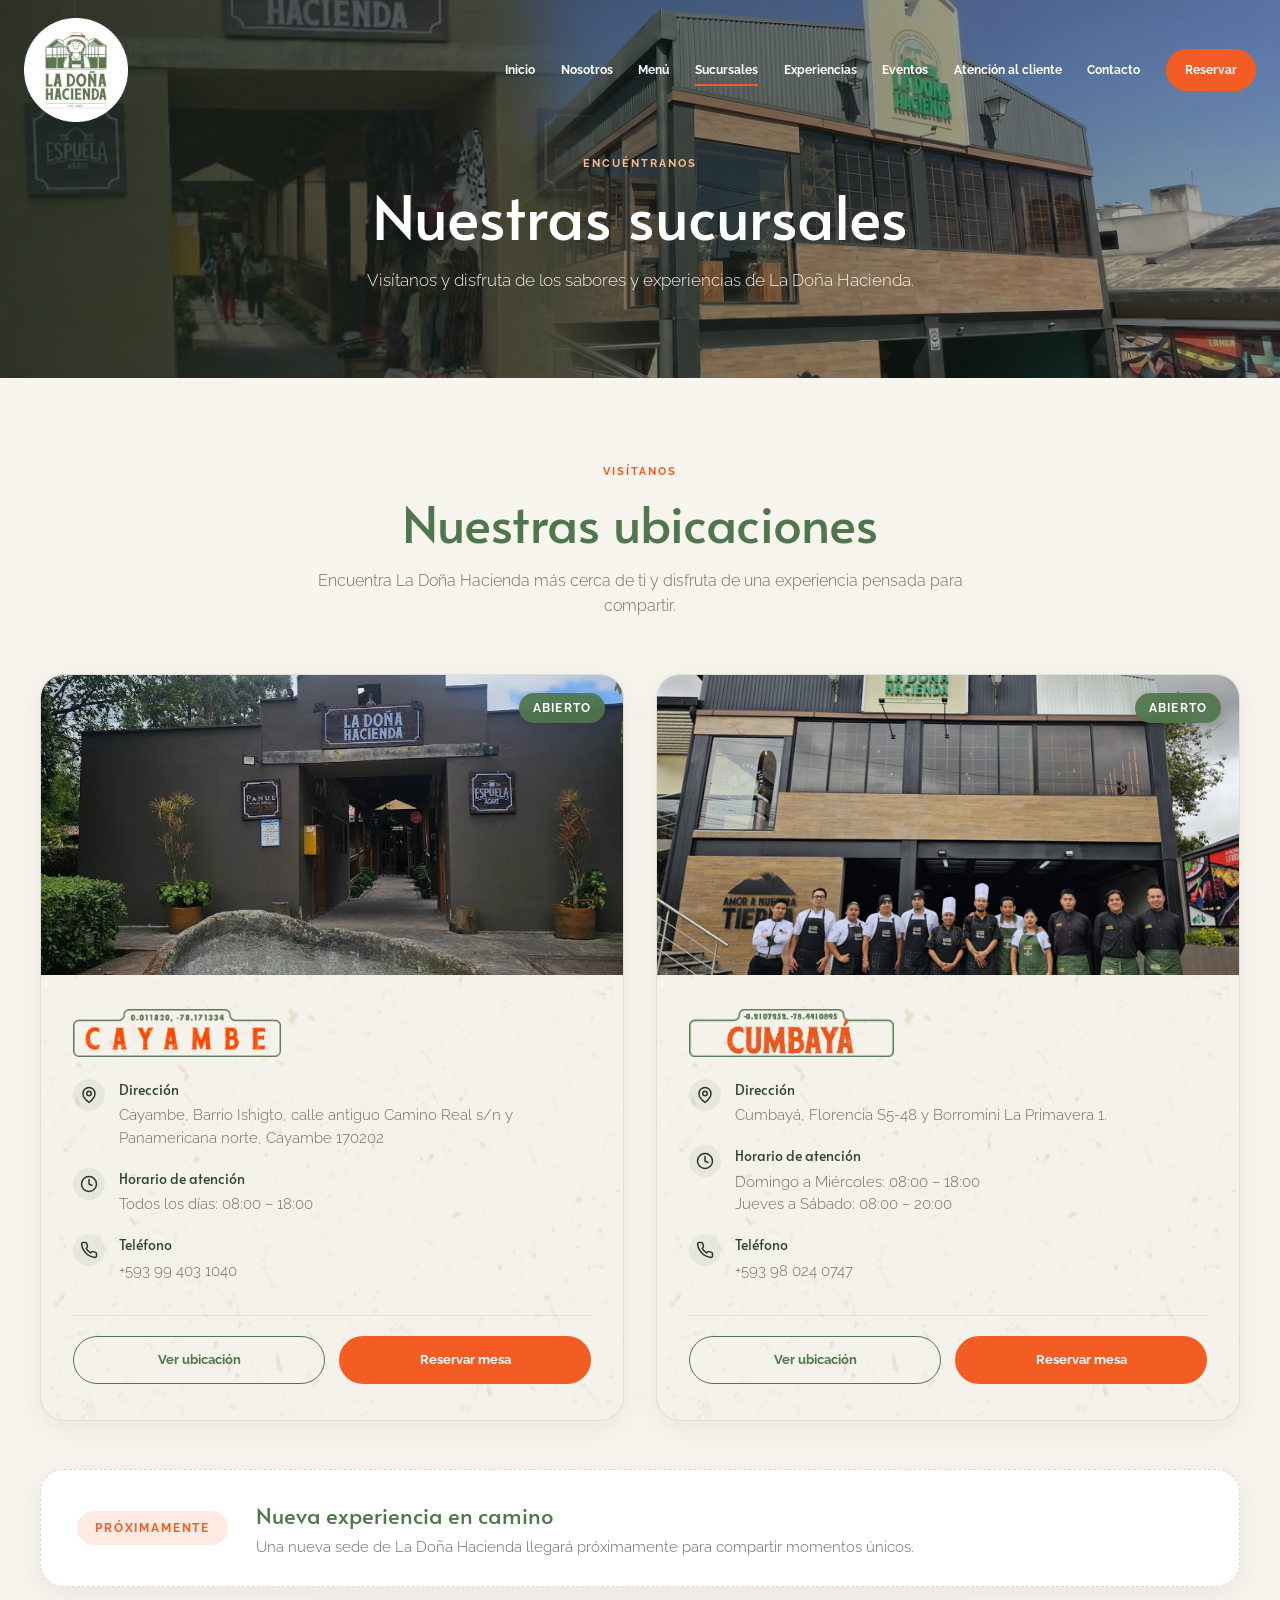
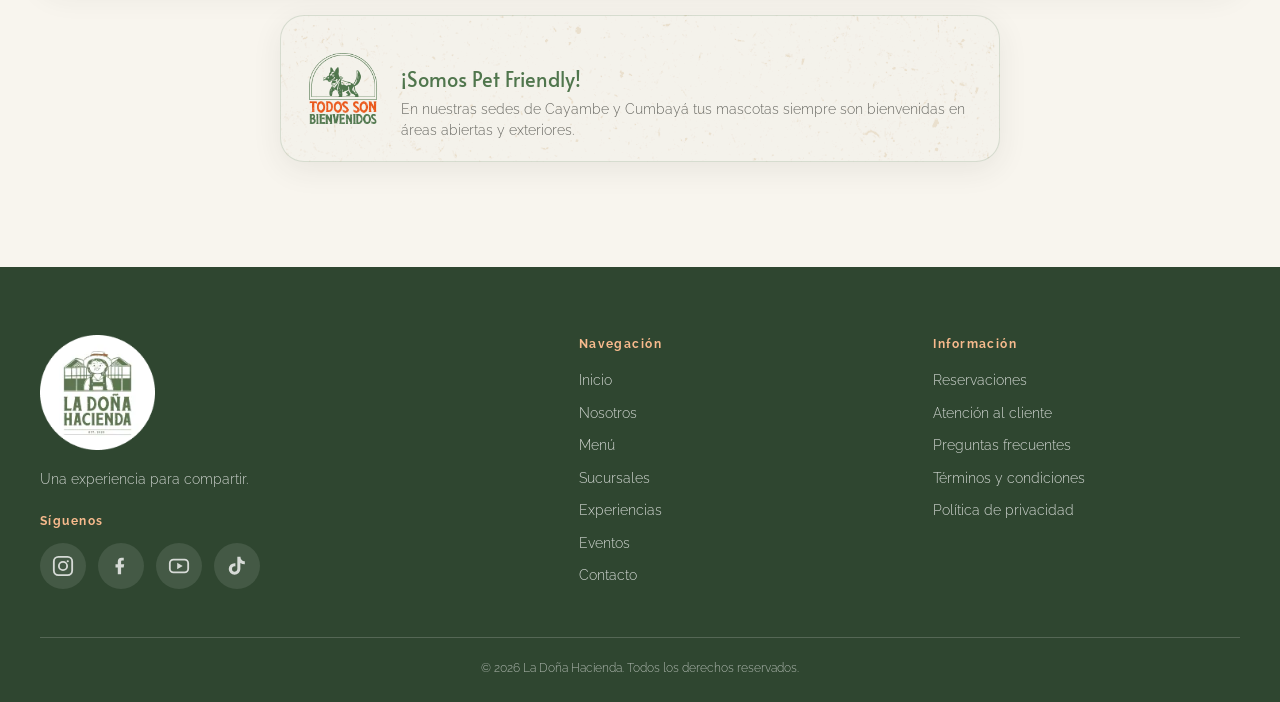
<file: pages/sucursales.html>
<!doctype html>
<html lang="es">

<head>

    <meta charset="UTF-8" />

    <meta name="viewport" content="width=device-width, initial-scale=1.0" />

    <meta name="description" content="Sucursales de La Doña Hacienda: sedes de Cayambe y Cumbayá. Horarios, direcciones, mapas y números de reserva." />

    <title>Sucursales | La Doña Hacienda</title>

    <!-- Favicon -->
    <link rel="icon" type="image/png" href="../img/marca/favicon.png">
    <link rel="apple-touch-icon" href="../img/marca/favicon.png">

    <!-- Open Graph (WhatsApp, Redes Sociales) -->
    <meta property="og:type" content="website">
    <meta property="og:site_name" content="La Doña Hacienda">
    <meta property="og:title" content="Sucursales | La Doña Hacienda">
    <meta property="og:description" content="Visítanos en Cayambe y Cumbayá. Descubre nuestras ubicaciones, horarios y canales de reserva directa.">
    <meta property="og:image" content="../img/marca/og-image.jpg">

    <!-- Google Fonts -->
    <link rel="preconnect" href="https://fonts.googleapis.com">
    <link rel="preconnect" href="https://fonts.gstatic.com" crossorigin>
    <link href="https://fonts.googleapis.com/css2?family=Alata&family=Raleway:wght@300;400;500;600;700&display=swap" rel="stylesheet">

    <!-- CSS Global -->
    <link rel="stylesheet" href="../css/style.css">

    <!-- CSS Sucursales -->
    <link rel="stylesheet" href="../css/sucursales.css">

</head>


<body>

    <!-- =====================================
         HEADER
    ====================================== -->

    <header class="header">

        <div class="header-container">

            <!-- LOGO -->

            <a href="../index.html" class="logo">

                <img src="../img/logo.png" alt="La Doña Hacienda" width="145" height="145">

            </a>


            <!-- BOTÓN MENÚ MÓVIL -->

            <button class="menu-toggle" id="menuToggle" aria-label="Abrir menú" aria-controls="mainNav"
                aria-expanded="false">

                <span></span>
                <span></span>
                <span></span>

            </button>


            <!-- NAVEGACIÓN -->

            <nav class="nav" id="mainNav">

                <a href="../index.html">
                    Inicio
                </a>

                <a href="nosotros.html">
                    Nosotros
                </a>

                <a href="menu.html">
                    Menú
                </a>

                <a href="sucursales.html" class="active">
                    Sucursales
                </a>

                <a href="../index.html#experiencias">
                    Experiencias
                </a>

                <a href="eventos.html">
                    Eventos
                </a>

                <a href="denuncia.html">
                    Atención al cliente
                </a>

                <a href="../index.html#contacto">
                    Contacto
                </a>

                <a href="reservas.html" class="nav-button">

                    Reservar

                </a>

            </nav>

        </div>

    </header>



    <!-- =====================================
         CONTENIDO PRINCIPAL
    ====================================== -->

    <main>

        <!-- =====================================
             1. HERO DE SUCURSALES
        ====================================== -->

        <section class="sucursales-hero">

            <div class="hero-overlay"></div>

            <div class="sucursales-hero-content">

                <span class="section-label">
                    ENCUÉNTRANOS
                </span>

                <h1>
                    Nuestras sucursales
                </h1>

                <p>
                    Visítanos y disfruta de los sabores y experiencias de La Doña Hacienda.
                </p>

            </div>

        </section>



        <!-- =====================================
             2. SECCIÓN SUCURSALES (NUESTRAS UBICACIONES)
        ====================================== -->

        <section class="section sucursales-section" id="ubicaciones">

            <div class="container">

                <div class="section-heading">

                    <span class="section-label">
                        VISÍTANOS
                    </span>

                    <h2>
                        Nuestras ubicaciones
                    </h2>

                    <p>
                        Encuentra La Doña Hacienda más cerca de ti y disfruta de una experiencia pensada para compartir.
                    </p>

                </div>


                <!-- GRID DE SUCURSALES (2 COLUMNAS EN DESKTOP) -->

                <div class="sucursales-grid">


                    <!-- =================================
                         SUCURSAL 1: CAYAMBE
                    ================================== -->

                    <article class="sucursal-card" id="cayambe">

                        <div class="sucursal-image">

                            <img src="../img/sucursales/cayambe.jpg" alt="La Doña Hacienda Cayambe" width="765" height="1020">

                            <span class="sucursal-status-badge">
                                Abierto
                            </span>

                        </div>


                        <div class="sucursal-content">

                            <div class="sucursal-header">

                                <img src="../img/marca/placa-cayambe.png"
                                     alt="Cayambe"
                                     class="sucursal-placa-img"
                                     loading="lazy"
                                     width="247" height="57">

                            </div>


                            <div class="sucursal-info-list">

                                <!-- Dirección -->
                                <div class="sucursal-info-item">

                                    <span class="sucursal-icon" aria-hidden="true">
                                        <svg xmlns="http://www.w3.org/2000/svg" viewBox="0 0 24 24" fill="none" stroke="currentColor" stroke-width="2" stroke-linecap="round" stroke-linejoin="round" width="18" height="18"><path d="M20 10c0 6-8 12-8 12S4 16 4 10a8 8 0 0 1 16 0Z"/><circle cx="12" cy="10" r="3"/></svg>
                                    </span>

                                    <div class="sucursal-info-detail">

                                        <strong class="sucursal-info-title">
                                            Dirección
                                        </strong>

                                        <p>
                                            Cayambe, Barrio Ishigto, calle antiguo Camino Real s/n y Panamericana norte, Cayambe 170202
                                        </p>

                                    </div>

                                </div>


                                <!-- Horario -->
                                <div class="sucursal-info-item">

                                    <span class="sucursal-icon" aria-hidden="true">
                                        <svg xmlns="http://www.w3.org/2000/svg" viewBox="0 0 24 24" fill="none" stroke="currentColor" stroke-width="2" stroke-linecap="round" stroke-linejoin="round" width="18" height="18"><circle cx="12" cy="12" r="10"/><polyline points="12 6 12 12 16 14"/></svg>
                                    </span>

                                    <div class="sucursal-info-detail">

                                        <strong class="sucursal-info-title">
                                            Horario de atención
                                        </strong>

                                        <p>
                                            Todos los días: 08:00 – 18:00
                                        </p>

                                    </div>

                                </div>


                                <!-- Teléfono -->
                                <div class="sucursal-info-item">

                                    <span class="sucursal-icon" aria-hidden="true">
                                        <svg xmlns="http://www.w3.org/2000/svg" viewBox="0 0 24 24" fill="none" stroke="currentColor" stroke-width="2" stroke-linecap="round" stroke-linejoin="round" width="18" height="18"><path d="M22 16.92v3a2 2 0 0 1-2.18 2 19.79 19.79 0 0 1-8.63-3.07 19.5 19.5 0 0 1-6-6 19.79 19.79 0 0 1-3.07-8.67A2 2 0 0 1 4.11 2h3a2 2 0 0 1 2 1.72 12.84 12.84 0 0 0 .7 2.81 2 2 0 0 1-.45 2.11L8.09 9.91a16 16 0 0 0 6 6l1.27-1.27a2 2 0 0 1 2.11-.45 12.84 12.84 0 0 0 2.81.7A2 2 0 0 1 22 16.92z"/></svg>
                                    </span>

                                    <div class="sucursal-info-detail">

                                        <strong class="sucursal-info-title">
                                            Teléfono
                                        </strong>

                                        <p>
                                            +593 99 403 1040
                                        </p>

                                    </div>

                                </div>

                            </div>


                            <!-- Acciones -->
                            <div class="sucursal-actions">

                                <a href="https://www.google.com/maps/search/?api=1&query=La+Do%C3%B1a+Hacienda+Cayambe+Barrio+Ishigto+Panamericana+norte+Cayambe" class="btn btn-outline" target="_blank" rel="noopener noreferrer" aria-label="Ver ubicación de sucursal Cayambe en Google Maps">
                                    Ver ubicación
                                </a>

                                <button class="btn btn-primary" data-whatsapp-sucursal="cayambe" aria-label="Reservar mesa en sucursal Cayambe por WhatsApp">
                                    Reservar mesa
                                </button>

                            </div>

                        </div>

                    </article>



                    <!-- =================================
                         SUCURSAL 2: CUMBAYÁ
                    ================================== -->

                    <article class="sucursal-card" id="cumbaya">

                        <div class="sucursal-image">

                            <img src="../img/sucursales/cumbaya.jpg" alt="La Doña Hacienda Cumbayá" width="696" height="562">

                            <span class="sucursal-status-badge">
                                Abierto
                            </span>

                        </div>


                        <div class="sucursal-content">

                            <div class="sucursal-header">

                                <img src="../img/marca/placa-cumbaya.png"
                                     alt="Cumbayá"
                                     class="sucursal-placa-img"
                                     loading="lazy"
                                     width="1022" height="239">

                            </div>


                            <div class="sucursal-info-list">

                                <!-- Dirección -->
                                <div class="sucursal-info-item">

                                    <span class="sucursal-icon" aria-hidden="true">
                                        <svg xmlns="http://www.w3.org/2000/svg" viewBox="0 0 24 24" fill="none" stroke="currentColor" stroke-width="2" stroke-linecap="round" stroke-linejoin="round" width="18" height="18"><path d="M20 10c0 6-8 12-8 12S4 16 4 10a8 8 0 0 1 16 0Z"/><circle cx="12" cy="10" r="3"/></svg>
                                    </span>

                                    <div class="sucursal-info-detail">

                                        <strong class="sucursal-info-title">
                                            Dirección
                                        </strong>

                                        <p>
                                            Cumbayá, Florencia S5-48 y Borromini La Primavera 1.
                                        </p>

                                    </div>

                                </div>


                                <!-- Horario -->
                                <div class="sucursal-info-item">

                                    <span class="sucursal-icon" aria-hidden="true">
                                        <svg xmlns="http://www.w3.org/2000/svg" viewBox="0 0 24 24" fill="none" stroke="currentColor" stroke-width="2" stroke-linecap="round" stroke-linejoin="round" width="18" height="18"><circle cx="12" cy="12" r="10"/><polyline points="12 6 12 12 16 14"/></svg>
                                    </span>

                                    <div class="sucursal-info-detail">

                                        <strong class="sucursal-info-title">
                                            Horario de atención
                                        </strong>

                                        <p>
                                            Domingo a Miércoles: 08:00 – 18:00<br>
                                            Jueves a Sábado: 08:00 – 20:00
                                        </p>

                                    </div>

                                </div>


                                <!-- Teléfono -->
                                <div class="sucursal-info-item">

                                    <span class="sucursal-icon" aria-hidden="true">
                                        <svg xmlns="http://www.w3.org/2000/svg" viewBox="0 0 24 24" fill="none" stroke="currentColor" stroke-width="2" stroke-linecap="round" stroke-linejoin="round" width="18" height="18"><path d="M22 16.92v3a2 2 0 0 1-2.18 2 19.79 19.79 0 0 1-8.63-3.07 19.5 19.5 0 0 1-6-6 19.79 19.79 0 0 1-3.07-8.67A2 2 0 0 1 4.11 2h3a2 2 0 0 1 2 1.72 12.84 12.84 0 0 0 .7 2.81 2 2 0 0 1-.45 2.11L8.09 9.91a16 16 0 0 0 6 6l1.27-1.27a2 2 0 0 1 2.11-.45 12.84 12.84 0 0 0 2.81.7A2 2 0 0 1 22 16.92z"/></svg>
                                    </span>

                                    <div class="sucursal-info-detail">

                                        <strong class="sucursal-info-title">
                                            Teléfono
                                        </strong>

                                        <p>
                                            +593 98 024 0747
                                        </p>

                                    </div>

                                </div>

                            </div>


                            <!-- Acciones -->
                            <div class="sucursal-actions">

                                <a href="https://www.google.com/maps/search/?api=1&query=La+Do%C3%B1a+Hacienda+Cumbay%C3%A1+Florencia+S5-48+y+Borromini+La+Primavera+1" class="btn btn-outline" target="_blank" rel="noopener noreferrer" aria-label="Ver ubicación de sucursal Cumbayá en Google Maps">
                                    Ver ubicación
                                </a>

                                <button class="btn btn-primary" data-whatsapp-sucursal="cumbaya" aria-label="Reservar mesa en sucursal Cumbayá por WhatsApp">
                                    Reservar mesa
                                </button>

                            </div>

                        </div>

                    </article>

                </div>


                <!-- BANNER DE PRÓXIMA SUCURSAL -->

                <div class="branch-future-banner">

                    <div class="branch-future-tag">
                        PRÓXIMAMENTE
                    </div>

                    <div class="branch-future-info">

                        <h3>
                            Nueva experiencia en camino
                        </h3>

                        <p>
                            Una nueva sede de La Doña Hacienda llegará próximamente para compartir momentos únicos.
                        </p>

                    </div>

                </div>


                <!-- BANNER PET FRIENDLY OFICIAL -->

                <div class="branch-pet-friendly">

                    <img src="../img/marca/pet-friendly.png"
                         alt="Todos son bienvenidos - Pet Friendly"
                         class="pet-friendly-badge-img"
                         loading="lazy"
                         width="113" height="119">

                    <div class="pet-friendly-text">

                        <h4>¡Somos Pet Friendly!</h4>

                        <p>En nuestras sedes de Cayambe y Cumbayá tus mascotas siempre son bienvenidas en áreas abiertas y exteriores.</p>

                    </div>

                </div>

            </div>

        </section>

    </main>



    <!-- =====================================
         FOOTER
    ====================================== -->

    <footer class="footer">

        <div class="container">

            <div class="footer-content">

                <!-- MARCA -->

                <div class="footer-brand">

                    <img src="../img/logo.png" alt="La Doña Hacienda" width="145" height="145">

                    <p>
                        Una experiencia para compartir.
                    </p>

                    <div class="footer-social">

                        <h3>
                            Síguenos
                        </h3>

                        <div class="social-links">

                            <a href="https://www.instagram.com/ladonahacienda/" class="social-link" target="_blank" rel="noopener noreferrer" aria-label="Instagram de La Doña Hacienda">
                                <svg viewBox="0 0 24 24" aria-hidden="true" focusable="false">
                                    <rect x="2" y="2" width="20" height="20" rx="5" fill="none" stroke="currentColor" stroke-width="2"></rect>
                                    <circle cx="12" cy="12" r="4.5" fill="none" stroke="currentColor" stroke-width="2"></circle>
                                    <circle cx="17.2" cy="6.8" r="1.2" fill="currentColor"></circle>
                                </svg>
                            </a>

                            <a href="https://www.facebook.com/ladonahacienda" class="social-link" target="_blank" rel="noopener noreferrer" aria-label="Facebook de La Doña Hacienda">
                                <svg viewBox="0 0 24 24" aria-hidden="true" focusable="false">
                                    <path fill="currentColor" d="M15 3h-2.5C10.02 3 8.5 4.62 8.5 7.1V10H6v3.5h2.5V21h3.6v-7.5H14.9L15.5 10h-3.4V7.4c0-.95.47-1.4 1.4-1.4H15V3z"></path>
                                </svg>
                            </a>

                            <a href="https://www.youtube.com/@ladonahacienda5906" class="social-link" target="_blank" rel="noopener noreferrer" aria-label="YouTube de La Doña Hacienda">
                                <svg viewBox="0 0 24 24" aria-hidden="true" focusable="false">
                                    <rect x="2" y="5" width="20" height="14" rx="4" fill="none" stroke="currentColor" stroke-width="2"></rect>
                                    <path fill="currentColor" d="M10 8.5l6 3.5-6 3.5z"></path>
                                </svg>
                            </a>

                            <a href="https://www.tiktok.com/@ladonahacienda" class="social-link" target="_blank" rel="noopener noreferrer" aria-label="TikTok de La Doña Hacienda">
                                <svg viewBox="0 0 24 24" aria-hidden="true" focusable="false" fill="currentColor">
                                    <path d="M19.59 6.69a4.83 4.83 0 0 1-3.77-4.25V2h-3.45v13.67a2.89 2.89 0 0 1-2.88 2.5 2.89 2.89 0 0 1-2.89-2.89 2.89 2.89 0 0 1 2.89-2.89c.28 0 .54.04.79.1v-3.5a6.37 6.37 0 0 0-.79-.05A6.34 6.34 0 0 0 3 15.28 6.34 6.34 0 0 0 9.34 21.6a6.34 6.34 0 0 0 6.34-6.32V8.62a8.28 8.28 0 0 0 4.85 1.57v-3.5z"/>
                                </svg>
                            </a>

                        </div>

                    </div>

                </div>

                <!-- NAVEGACIÓN -->

                <div class="footer-links">

                    <h3>
                        Navegación
                    </h3>

                    <a href="../index.html">
                        Inicio
                    </a>

                    <a href="nosotros.html">
                        Nosotros
                    </a>

                    <a href="menu.html">
                        Menú
                    </a>

                    <a href="sucursales.html">
                        Sucursales
                    </a>

                    <a href="../index.html#experiencias">
                        Experiencias
                    </a>

                    <a href="eventos.html">
                        Eventos
                    </a>

                    <a href="../index.html#contacto">
                        Contacto
                    </a>

                </div>


                <!-- INFORMACIÓN -->

                <div class="footer-links">

                    <h3>
                        Información
                    </h3>

                    <a href="reservas.html">
                        Reservaciones
                    </a>

                    <a href="denuncia.html">
                        Atención al cliente
                    </a>

                    <a href="faq.html">
                        Preguntas frecuentes
                    </a>

                    <a href="terminos-condiciones.html">
                        Términos y condiciones
                    </a>

                    <a href="politicas.html">
                        Política de privacidad
                    </a>

                </div>

            </div>


            <div class="footer-bottom">

                <p>
                    © 2026 La Doña Hacienda. Todos los derechos reservados.
                </p>

            </div>

        </div>

    </footer>



    <!-- JAVASCRIPT GLOBAL -->
    <script src="../js/main.js"></script>

    <!-- JAVASCRIPT EXCLUSIVO DE SUCURSALES -->
    <script src="../js/sucursales.js"></script>

</body>

</html>
</file>
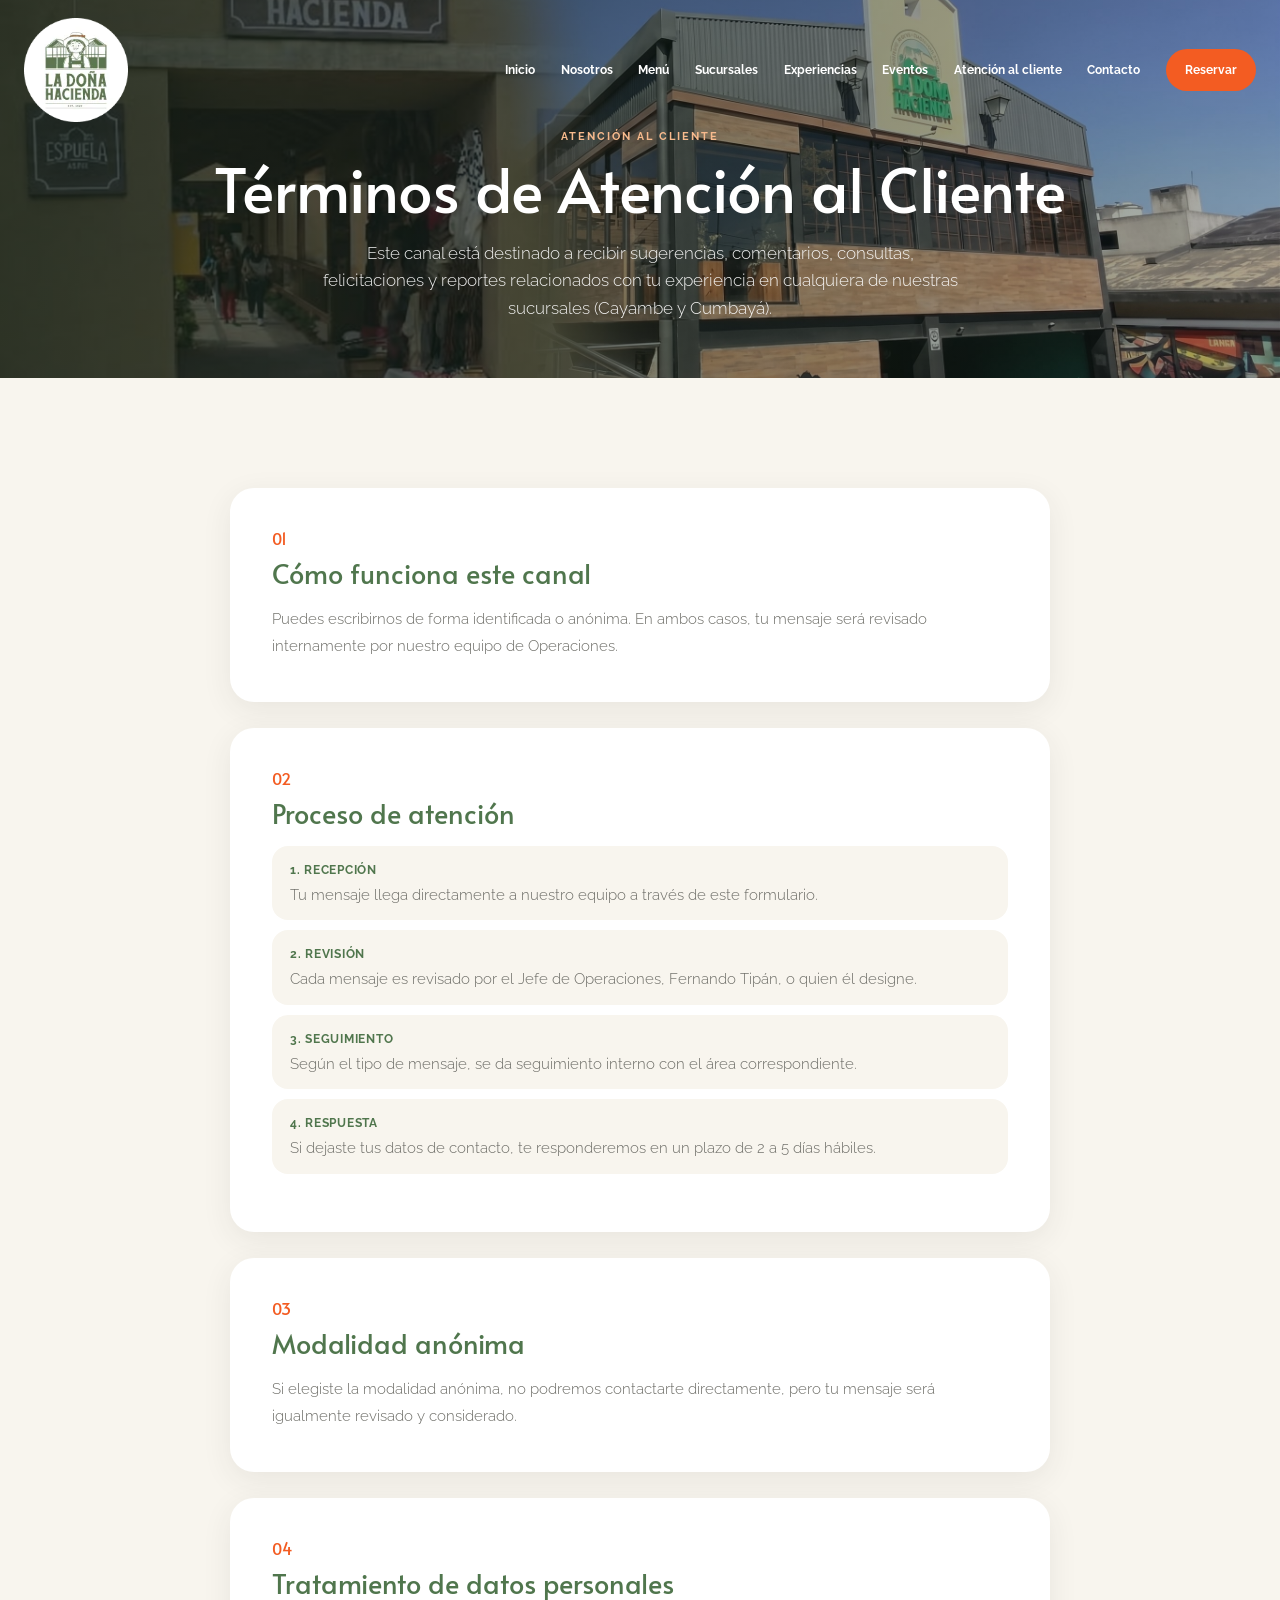
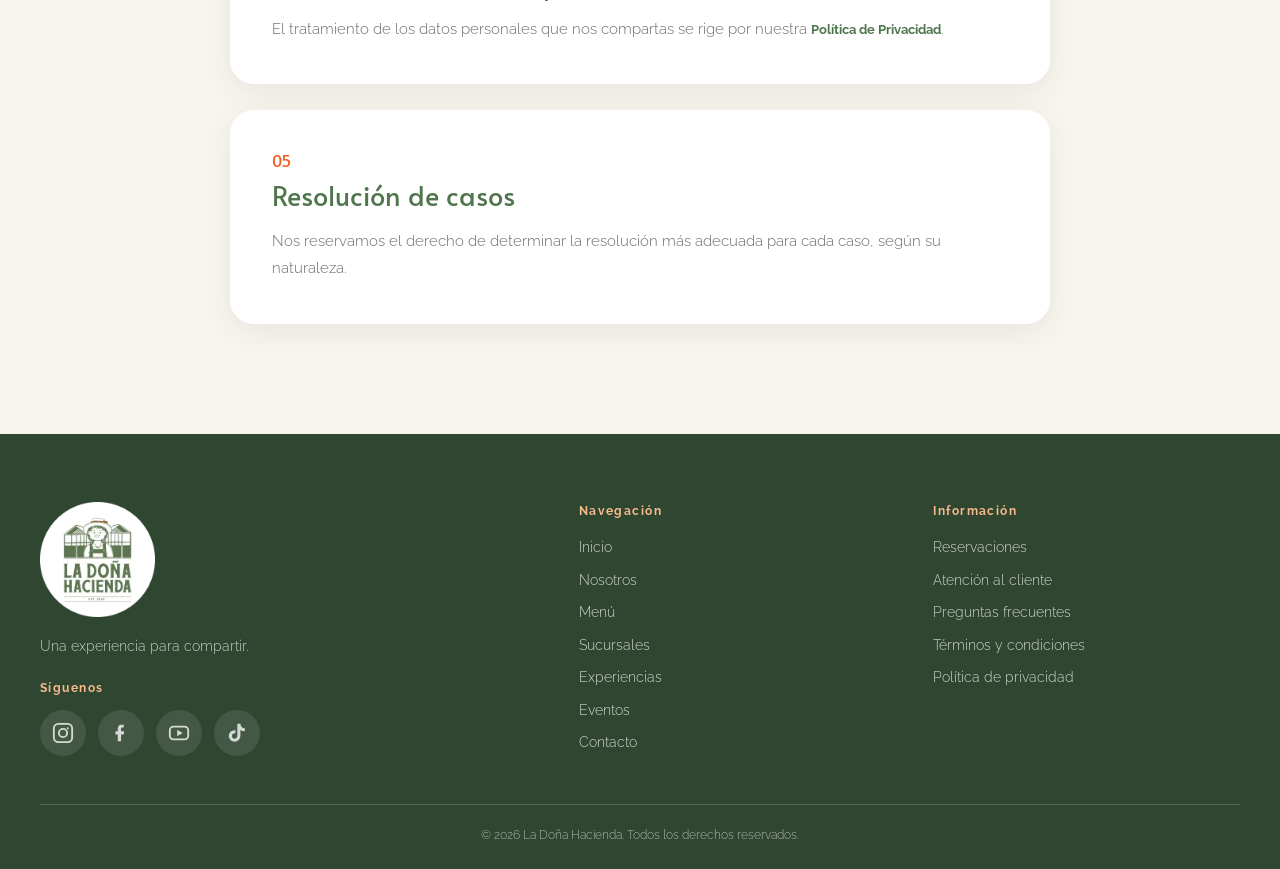
<file: pages/terminos-atencion.html>
<!doctype html>
<html lang="es">

<head>

    <meta charset="UTF-8" />

    <meta name="viewport" content="width=device-width, initial-scale=1.0" />

    <meta name="description" content="Términos de Atención al Cliente de La Doña Hacienda: cómo recibimos y damos seguimiento a tus sugerencias, comentarios, consultas y reportes." />

    <title>Términos de Atención al Cliente | La Doña Hacienda</title>

    <!-- Favicon -->
    <link rel="icon" type="image/png" href="../img/marca/favicon.png">
    <link rel="apple-touch-icon" href="../img/marca/favicon.png">

    <!-- Open Graph (WhatsApp, Redes Sociales) -->
    <meta property="og:type" content="website">
    <meta property="og:site_name" content="La Doña Hacienda">
    <meta property="og:title" content="Términos de Atención al Cliente | La Doña Hacienda">
    <meta property="og:description" content="Cómo procesamos las sugerencias, comentarios, consultas y reportes que recibimos a través de Atención al Cliente.">
    <meta property="og:image" content="../img/marca/og-image.jpg">

    <!-- Google Fonts -->
    <link rel="preconnect" href="https://fonts.googleapis.com">
    <link rel="preconnect" href="https://fonts.gstatic.com" crossorigin>
    <link href="https://fonts.googleapis.com/css2?family=Alata&family=Raleway:wght@300;400;500;600;700&display=swap" rel="stylesheet">

    <!-- CSS Global -->
    <link rel="stylesheet" href="../css/style.css">

    <!-- CSS Políticas (reutilizado: misma estructura de documento legal/informativo) -->
    <link rel="stylesheet" href="../css/politicas.css">

</head>


<body>

    <!-- =====================================
         HEADER
    ====================================== -->

    <header class="header">

        <div class="header-container">

            <!-- LOGO -->

            <a href="../index.html" class="logo">

                <img src="../img/logo.png" alt="La Doña Hacienda" width="145" height="145">

            </a>


            <!-- BOTÓN MENÚ MÓVIL -->

            <button class="menu-toggle" id="menuToggle" aria-label="Abrir menú" aria-controls="mainNav"
                aria-expanded="false">

                <span></span>
                <span></span>
                <span></span>

            </button>


            <!-- NAVEGACIÓN -->

            <nav class="nav" id="mainNav">

                <a href="../index.html">
                    Inicio
                </a>

                <a href="nosotros.html">
                    Nosotros
                </a>

                <a href="menu.html">
                    Menú
                </a>

                <a href="sucursales.html">
                    Sucursales
                </a>

                <a href="../index.html#experiencias">
                    Experiencias
                </a>

                <a href="eventos.html">
                    Eventos
                </a>

                <a href="denuncia.html">
                    Atención al cliente
                </a>

                <a href="../index.html#contacto">
                    Contacto
                </a>

                <a href="reservas.html" class="nav-button">

                    Reservar

                </a>

            </nav>

        </div>

    </header>



    <!-- =====================================
         CONTENIDO PRINCIPAL
    ====================================== -->

    <main>

        <!-- =====================================
             1. HERO DE TÉRMINOS DE ATENCIÓN AL CLIENTE
        ====================================== -->

        <section class="politicas-hero">

            <div class="hero-overlay"></div>

            <div class="politicas-hero-content">

                <span class="section-label">
                    ATENCIÓN AL CLIENTE
                </span>

                <h1>
                    Términos de Atención al Cliente
                </h1>

                <p>
                    Este canal está destinado a recibir sugerencias, comentarios, consultas, felicitaciones y reportes relacionados con tu experiencia en cualquiera de nuestras sucursales (Cayambe y Cumbayá).
                </p>

            </div>

        </section>



        <!-- =====================================
             2. DOCUMENTO: TÉRMINOS DE ATENCIÓN AL CLIENTE
        ====================================== -->

        <section class="section politicas-section" id="terminos">

            <div class="container">

                <div class="politicas-document">


                    <!-- 1. CÓMO FUNCIONA ESTE CANAL -->

                    <article class="politicas-block">

                        <span class="politicas-number">01</span>

                        <h2>
                            Cómo funciona este canal
                        </h2>

                        <p>
                            Puedes escribirnos de forma identificada o anónima. En ambos casos, tu mensaje será revisado internamente por nuestro equipo de Operaciones.
                        </p>

                    </article>


                    <!-- 2. PROCESO DE ATENCIÓN -->

                    <article class="politicas-block">

                        <span class="politicas-number">02</span>

                        <h2>
                            Proceso de atención
                        </h2>

                        <ol class="politicas-address-list">

                            <li>
                                <strong>1. Recepción</strong>
                                Tu mensaje llega directamente a nuestro equipo a través de este formulario.
                            </li>

                            <li>
                                <strong>2. Revisión</strong>
                                Cada mensaje es revisado por el Jefe de Operaciones, Fernando Tipán, o quien él designe.
                            </li>

                            <li>
                                <strong>3. Seguimiento</strong>
                                Según el tipo de mensaje, se da seguimiento interno con el área correspondiente.
                            </li>

                            <li>
                                <strong>4. Respuesta</strong>
                                Si dejaste tus datos de contacto, te responderemos en un plazo de 2 a 5 días hábiles.
                            </li>

                        </ol>

                    </article>


                    <!-- 3. MODALIDAD ANÓNIMA -->

                    <article class="politicas-block">

                        <span class="politicas-number">03</span>

                        <h2>
                            Modalidad anónima
                        </h2>

                        <p>
                            Si elegiste la modalidad anónima, no podremos contactarte directamente, pero tu mensaje será igualmente revisado y considerado.
                        </p>

                    </article>


                    <!-- 4. TRATAMIENTO DE DATOS PERSONALES -->

                    <article class="politicas-block">

                        <span class="politicas-number">04</span>

                        <h2>
                            Tratamiento de datos personales
                        </h2>

                        <p>
                            El tratamiento de los datos personales que nos compartas se rige por nuestra <a href="politicas.html" class="text-link">Política de Privacidad</a>.
                        </p>

                    </article>


                    <!-- 5. RESOLUCIÓN DE CASOS -->

                    <article class="politicas-block">

                        <span class="politicas-number">05</span>

                        <h2>
                            Resolución de casos
                        </h2>

                        <p>
                            Nos reservamos el derecho de determinar la resolución más adecuada para cada caso, según su naturaleza.
                        </p>

                    </article>

                </div>

            </div>

        </section>

    </main>



    <!-- =====================================
         FOOTER
    ====================================== -->

    <footer class="footer">

        <div class="container">

            <div class="footer-content">

                <!-- MARCA -->

                <div class="footer-brand">

                    <img src="../img/logo.png" alt="La Doña Hacienda" width="145" height="145">

                    <p>
                        Una experiencia para compartir.
                    </p>

                    <div class="footer-social">

                        <h3>
                            Síguenos
                        </h3>

                        <div class="social-links">

                            <a href="https://www.instagram.com/ladonahacienda/" class="social-link" target="_blank" rel="noopener noreferrer" aria-label="Instagram de La Doña Hacienda">
                                <svg viewBox="0 0 24 24" aria-hidden="true" focusable="false">
                                    <rect x="2" y="2" width="20" height="20" rx="5" fill="none" stroke="currentColor" stroke-width="2"></rect>
                                    <circle cx="12" cy="12" r="4.5" fill="none" stroke="currentColor" stroke-width="2"></circle>
                                    <circle cx="17.2" cy="6.8" r="1.2" fill="currentColor"></circle>
                                </svg>
                            </a>

                            <a href="https://www.facebook.com/ladonahacienda" class="social-link" target="_blank" rel="noopener noreferrer" aria-label="Facebook de La Doña Hacienda">
                                <svg viewBox="0 0 24 24" aria-hidden="true" focusable="false">
                                    <path fill="currentColor" d="M15 3h-2.5C10.02 3 8.5 4.62 8.5 7.1V10H6v3.5h2.5V21h3.6v-7.5H14.9L15.5 10h-3.4V7.4c0-.95.47-1.4 1.4-1.4H15V3z"></path>
                                </svg>
                            </a>

                            <a href="https://www.youtube.com/@ladonahacienda5906" class="social-link" target="_blank" rel="noopener noreferrer" aria-label="YouTube de La Doña Hacienda">
                                <svg viewBox="0 0 24 24" aria-hidden="true" focusable="false">
                                    <rect x="2" y="5" width="20" height="14" rx="4" fill="none" stroke="currentColor" stroke-width="2"></rect>
                                    <path fill="currentColor" d="M10 8.5l6 3.5-6 3.5z"></path>
                                </svg>
                            </a>

                    <a href="https://www.tiktok.com/@ladonahacienda" class="social-link" target="_blank" rel="noopener noreferrer" aria-label="TikTok de La Doña Hacienda">
                        <svg viewBox="0 0 24 24" aria-hidden="true" focusable="false" fill="currentColor">
                            <path d="M19.59 6.69a4.83 4.83 0 0 1-3.77-4.25V2h-3.45v13.67a2.89 2.89 0 0 1-2.88 2.5 2.89 2.89 0 0 1-2.89-2.89 2.89 2.89 0 0 1 2.89-2.89c.28 0 .54.04.79.1v-3.5a6.37 6.37 0 0 0-.79-.05A6.34 6.34 0 0 0 3 15.28 6.34 6.34 0 0 0 9.34 21.6a6.34 6.34 0 0 0 6.34-6.32V8.62a8.28 8.28 0 0 0 4.85 1.57v-3.5z"/>
                        </svg>
                    </a>
                    </div>

                    </div>

                </div>


                <!-- NAVEGACIÓN -->

                <div class="footer-links">

                    <h3>
                        Navegación
                    </h3>

                    <a href="../index.html">
                        Inicio
                    </a>

                    <a href="nosotros.html">
                        Nosotros
                    </a>

                    <a href="menu.html">
                        Menú
                    </a>

                    <a href="sucursales.html">
                        Sucursales
                    </a>

                    <a href="../index.html#experiencias">
                        Experiencias
                    </a>

                    <a href="eventos.html">
                        Eventos
                    </a>

                    <a href="../index.html#contacto">
                        Contacto
                    </a>

                </div>


                <!-- INFORMACIÓN -->

                <div class="footer-links">

                    <h3>
                        Información
                    </h3>

                    <a href="reservas.html">
                        Reservaciones
                    </a>

                    <a href="denuncia.html">
                        Atención al cliente
                    </a>

                    <a href="faq.html">
                        Preguntas frecuentes
                    </a>

                    <a href="terminos-condiciones.html">
                        Términos y condiciones
                    </a>

                    <a href="politicas.html">
                        Política de privacidad
                    </a>

                </div>

            </div>


            <div class="footer-bottom">

                <p>
                    © 2026 La Doña Hacienda. Todos los derechos reservados.
                </p>

            </div>

        </div>

    </footer>



    <!-- JAVASCRIPT GLOBAL -->
    <script src="../js/main.js"></script>

</body>

</html>
</file>
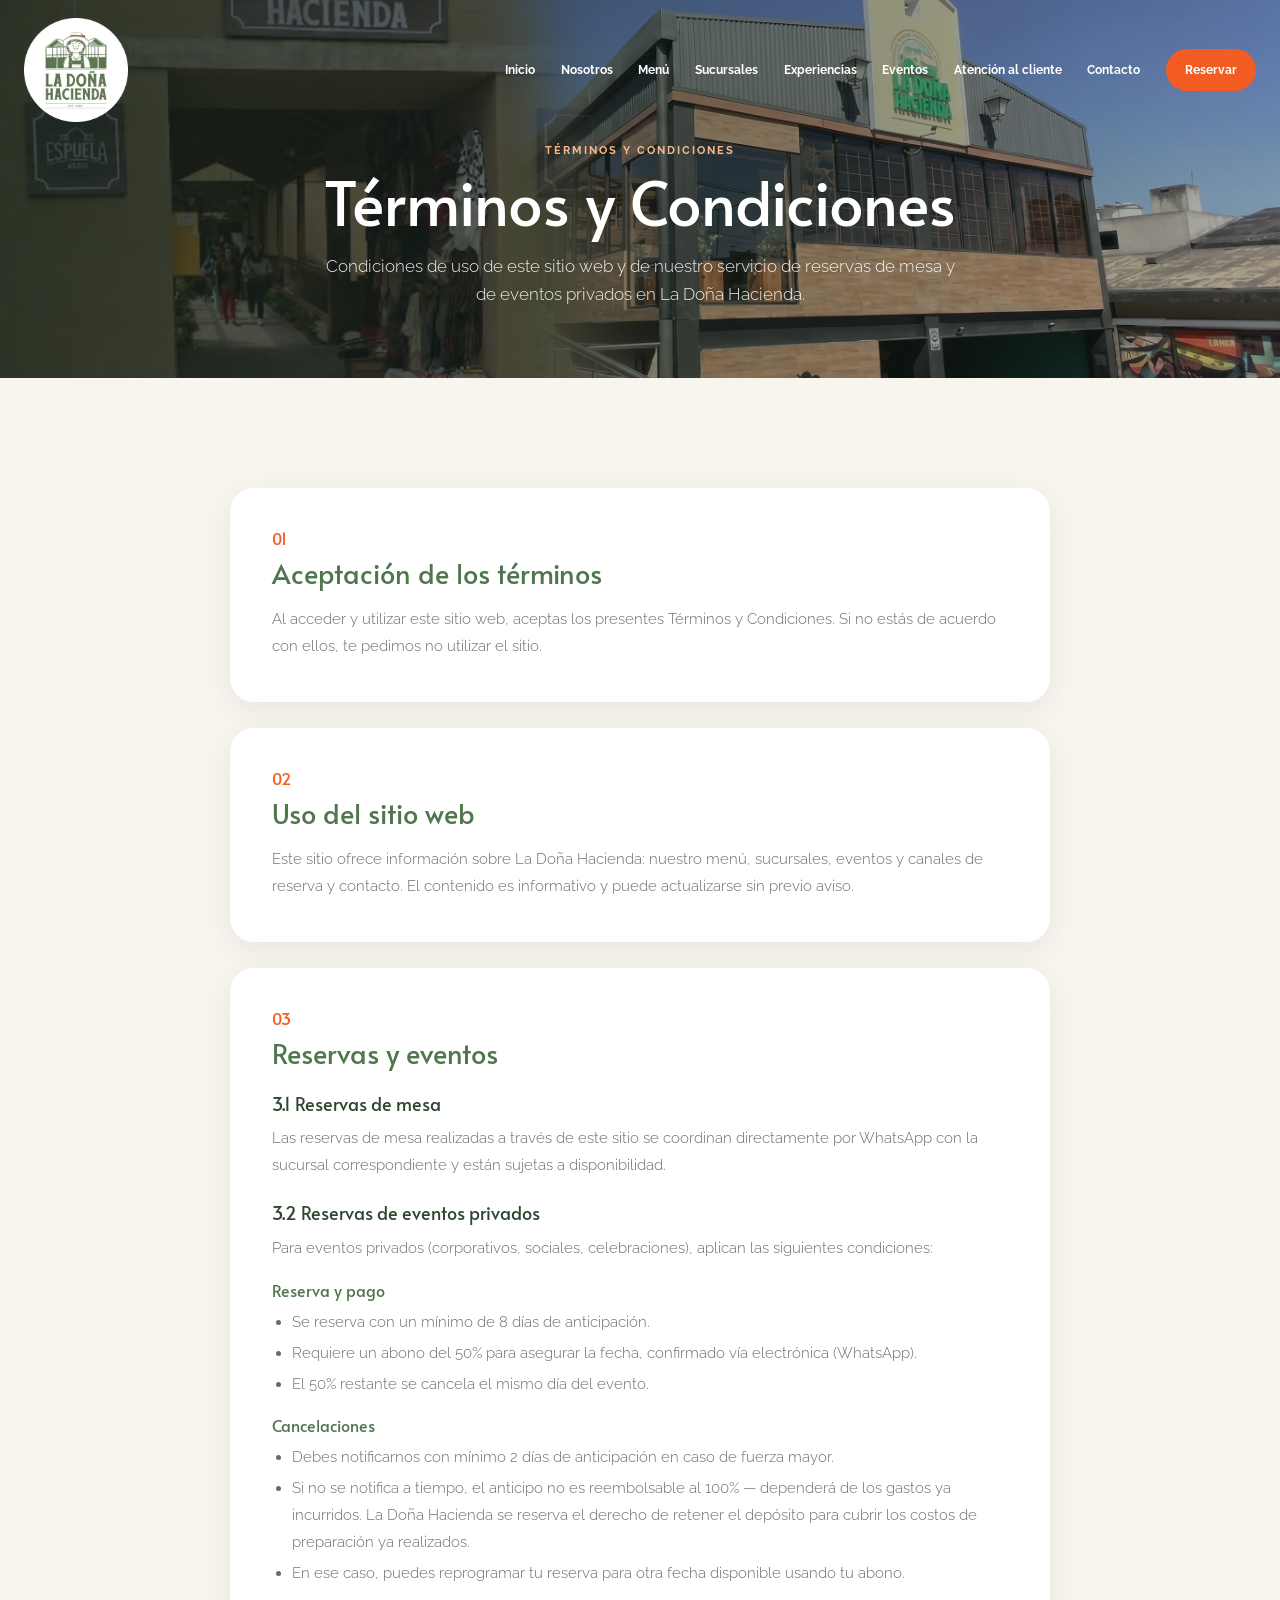
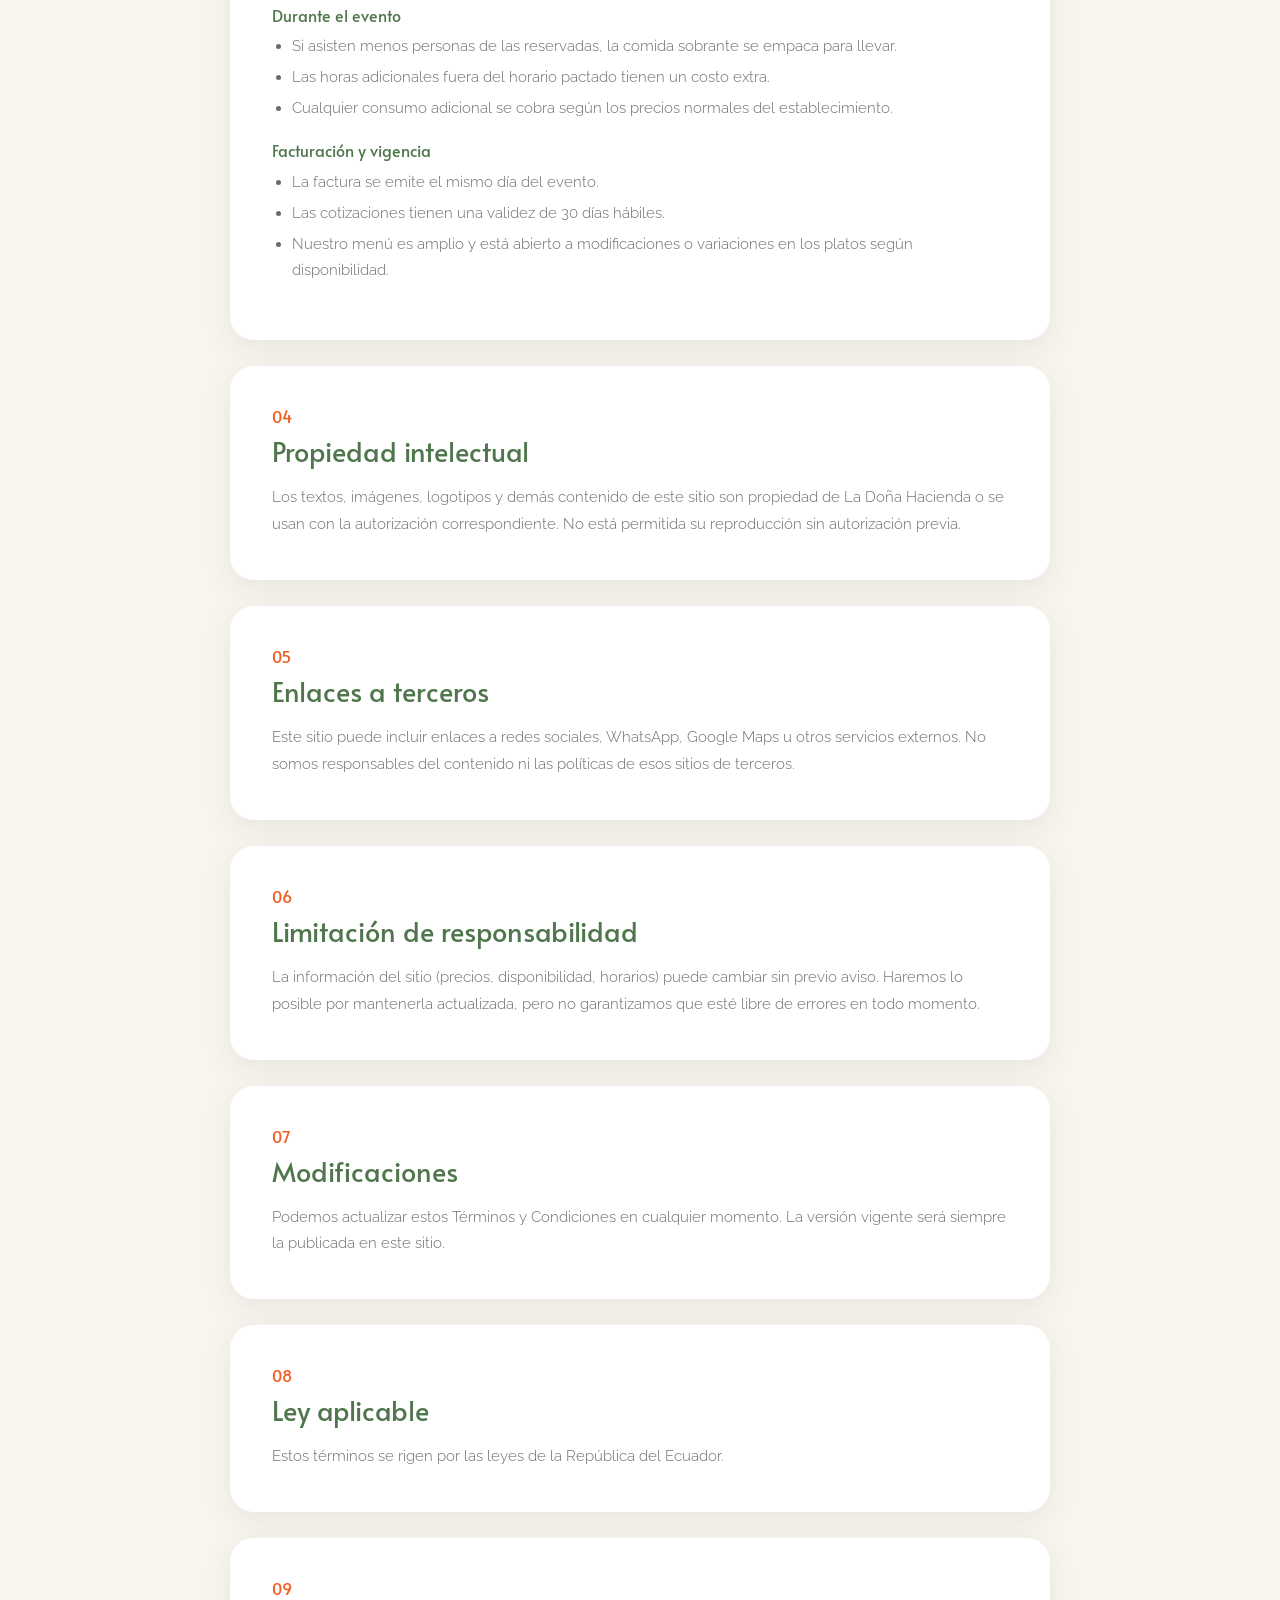
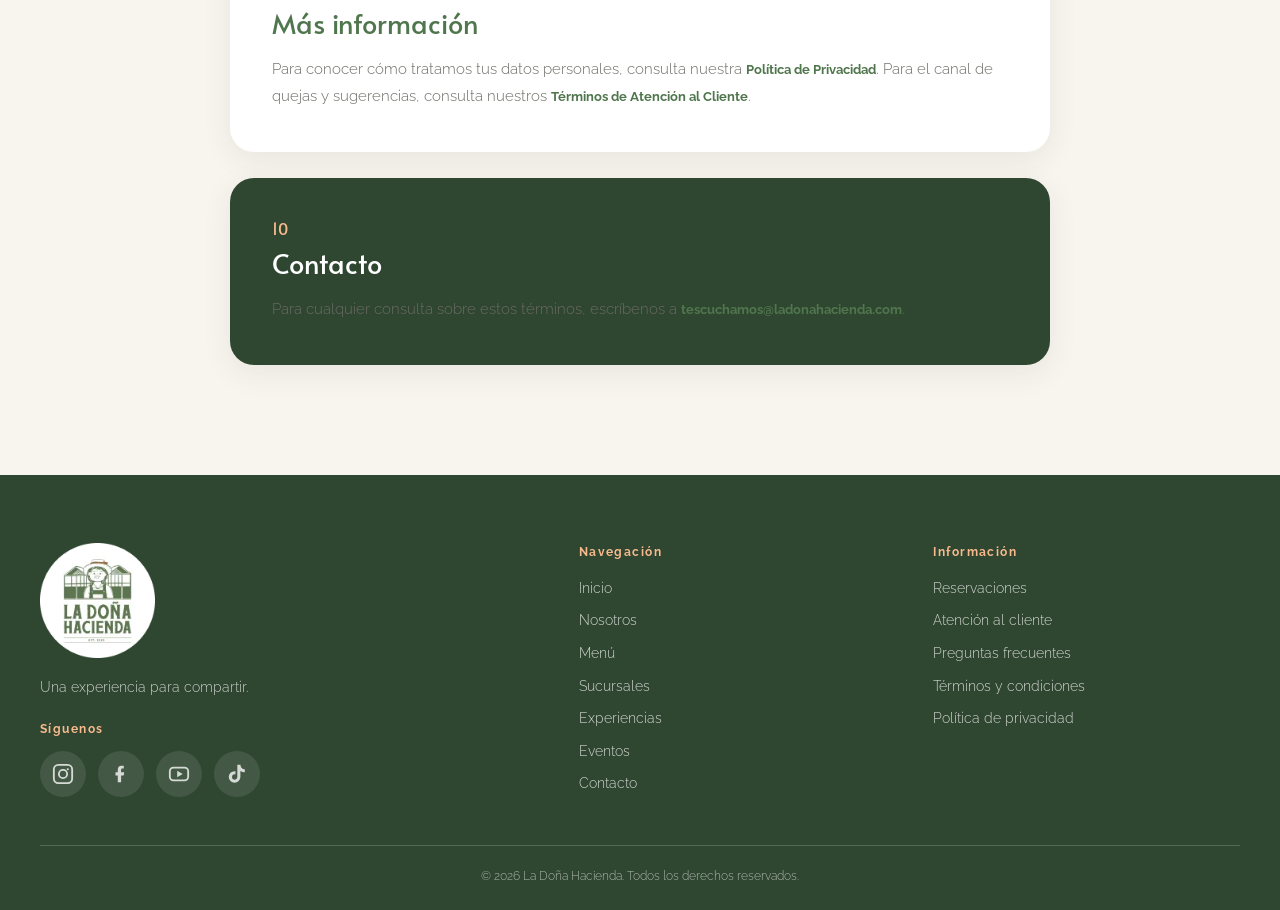
<file: pages/terminos-condiciones.html>
<!doctype html>
<html lang="es">

<head>

    <meta charset="UTF-8" />

    <meta name="viewport" content="width=device-width, initial-scale=1.0" />

    <meta name="description" content="Términos y Condiciones de uso del sitio web de La Doña Hacienda: reservas, eventos privados, propiedad intelectual y demás condiciones de uso." />

    <title>Términos y Condiciones | La Doña Hacienda</title>

    <!-- Favicon -->
    <link rel="icon" type="image/png" href="../img/marca/favicon.png">
    <link rel="apple-touch-icon" href="../img/marca/favicon.png">

    <!-- Open Graph (WhatsApp, Redes Sociales) -->
    <meta property="og:type" content="website">
    <meta property="og:site_name" content="La Doña Hacienda">
    <meta property="og:title" content="Términos y Condiciones | La Doña Hacienda">
    <meta property="og:description" content="Condiciones de uso del sitio web de La Doña Hacienda, incluyendo reservas de mesa y de eventos privados.">
    <meta property="og:image" content="../img/marca/og-image.jpg">

    <!-- Google Fonts -->
    <link rel="preconnect" href="https://fonts.googleapis.com">
    <link rel="preconnect" href="https://fonts.gstatic.com" crossorigin>
    <link href="https://fonts.googleapis.com/css2?family=Alata&family=Raleway:wght@300;400;500;600;700&display=swap" rel="stylesheet">

    <!-- CSS Global -->
    <link rel="stylesheet" href="../css/style.css">

    <!-- CSS Políticas (reutilizado: misma estructura de documento legal/informativo) -->
    <link rel="stylesheet" href="../css/politicas.css">

</head>


<body>

    <!-- =====================================
         HEADER
    ====================================== -->

    <header class="header">

        <div class="header-container">

            <!-- LOGO -->

            <a href="../index.html" class="logo">

                <img src="../img/logo.png" alt="La Doña Hacienda" width="145" height="145">

            </a>


            <!-- BOTÓN MENÚ MÓVIL -->

            <button class="menu-toggle" id="menuToggle" aria-label="Abrir menú" aria-controls="mainNav"
                aria-expanded="false">

                <span></span>
                <span></span>
                <span></span>

            </button>


            <!-- NAVEGACIÓN -->

            <nav class="nav" id="mainNav">

                <a href="../index.html">
                    Inicio
                </a>

                <a href="nosotros.html">
                    Nosotros
                </a>

                <a href="menu.html">
                    Menú
                </a>

                <a href="sucursales.html">
                    Sucursales
                </a>

                <a href="../index.html#experiencias">
                    Experiencias
                </a>

                <a href="eventos.html">
                    Eventos
                </a>

                <a href="denuncia.html">
                    Atención al cliente
                </a>

                <a href="../index.html#contacto">
                    Contacto
                </a>

                <a href="reservas.html" class="nav-button">

                    Reservar

                </a>

            </nav>

        </div>

    </header>



    <!-- =====================================
         CONTENIDO PRINCIPAL
    ====================================== -->

    <main>

        <!-- =====================================
             1. HERO DE TÉRMINOS Y CONDICIONES
        ====================================== -->

        <section class="politicas-hero">

            <div class="hero-overlay"></div>

            <div class="politicas-hero-content">

                <span class="section-label">
                    TÉRMINOS Y CONDICIONES
                </span>

                <h1>
                    Términos y Condiciones
                </h1>

                <p>
                    Condiciones de uso de este sitio web y de nuestro servicio de reservas de mesa y de eventos privados en La Doña Hacienda.
                </p>

            </div>

        </section>



        <!-- =====================================
             2. DOCUMENTO: TÉRMINOS Y CONDICIONES
        ====================================== -->

        <section class="section politicas-section" id="terminos-condiciones">

            <div class="container">

                <div class="politicas-document">


                    <!-- 1. ACEPTACIÓN DE LOS TÉRMINOS -->

                    <article class="politicas-block">

                        <span class="politicas-number">01</span>

                        <h2>
                            Aceptación de los términos
                        </h2>

                        <p>
                            Al acceder y utilizar este sitio web, aceptas los presentes Términos y Condiciones. Si no estás de acuerdo con ellos, te pedimos no utilizar el sitio.
                        </p>

                    </article>


                    <!-- 2. USO DEL SITIO WEB -->

                    <article class="politicas-block">

                        <span class="politicas-number">02</span>

                        <h2>
                            Uso del sitio web
                        </h2>

                        <p>
                            Este sitio ofrece información sobre La Doña Hacienda: nuestro menú, sucursales, eventos y canales de reserva y contacto. El contenido es informativo y puede actualizarse sin previo aviso.
                        </p>

                    </article>


                    <!-- 3. RESERVAS Y EVENTOS -->

                    <article class="politicas-block">

                        <span class="politicas-number">03</span>

                        <h2>
                            Reservas y eventos
                        </h2>

                        <h3>
                            3.1 Reservas de mesa
                        </h3>

                        <p>
                            Las reservas de mesa realizadas a través de este sitio se coordinan directamente por WhatsApp con la sucursal correspondiente y están sujetas a disponibilidad.
                        </p>

                        <h3>
                            3.2 Reservas de eventos privados
                        </h3>

                        <p>
                            Para eventos privados (corporativos, sociales, celebraciones), aplican las siguientes condiciones:
                        </p>

                        <h4>
                            Reserva y pago
                        </h4>

                        <ul>
                            <li>Se reserva con un mínimo de 8 días de anticipación.</li>
                            <li>Requiere un abono del 50% para asegurar la fecha, confirmado vía electrónica (WhatsApp).</li>
                            <li>El 50% restante se cancela el mismo día del evento.</li>
                        </ul>

                        <h4>
                            Cancelaciones
                        </h4>

                        <ul>
                            <li>Debes notificarnos con mínimo 2 días de anticipación en caso de fuerza mayor.</li>
                            <li>Si no se notifica a tiempo, el anticipo no es reembolsable al 100% — dependerá de los gastos ya incurridos. La Doña Hacienda se reserva el derecho de retener el depósito para cubrir los costos de preparación ya realizados.</li>
                            <li>En ese caso, puedes reprogramar tu reserva para otra fecha disponible usando tu abono.</li>
                        </ul>

                        <h4>
                            Durante el evento
                        </h4>

                        <ul>
                            <li>Si asisten menos personas de las reservadas, la comida sobrante se empaca para llevar.</li>
                            <li>Las horas adicionales fuera del horario pactado tienen un costo extra.</li>
                            <li>Cualquier consumo adicional se cobra según los precios normales del establecimiento.</li>
                        </ul>

                        <h4>
                            Facturación y vigencia
                        </h4>

                        <ul>
                            <li>La factura se emite el mismo día del evento.</li>
                            <li>Las cotizaciones tienen una validez de 30 días hábiles.</li>
                            <li>Nuestro menú es amplio y está abierto a modificaciones o variaciones en los platos según disponibilidad.</li>
                        </ul>

                    </article>


                    <!-- 4. PROPIEDAD INTELECTUAL -->

                    <article class="politicas-block">

                        <span class="politicas-number">04</span>

                        <h2>
                            Propiedad intelectual
                        </h2>

                        <p>
                            Los textos, imágenes, logotipos y demás contenido de este sitio son propiedad de La Doña Hacienda o se usan con la autorización correspondiente. No está permitida su reproducción sin autorización previa.
                        </p>

                    </article>


                    <!-- 5. ENLACES A TERCEROS -->

                    <article class="politicas-block">

                        <span class="politicas-number">05</span>

                        <h2>
                            Enlaces a terceros
                        </h2>

                        <p>
                            Este sitio puede incluir enlaces a redes sociales, WhatsApp, Google Maps u otros servicios externos. No somos responsables del contenido ni las políticas de esos sitios de terceros.
                        </p>

                    </article>


                    <!-- 6. LIMITACIÓN DE RESPONSABILIDAD -->

                    <article class="politicas-block">

                        <span class="politicas-number">06</span>

                        <h2>
                            Limitación de responsabilidad
                        </h2>

                        <p>
                            La información del sitio (precios, disponibilidad, horarios) puede cambiar sin previo aviso. Haremos lo posible por mantenerla actualizada, pero no garantizamos que esté libre de errores en todo momento.
                        </p>

                    </article>


                    <!-- 7. MODIFICACIONES -->

                    <article class="politicas-block">

                        <span class="politicas-number">07</span>

                        <h2>
                            Modificaciones
                        </h2>

                        <p>
                            Podemos actualizar estos Términos y Condiciones en cualquier momento. La versión vigente será siempre la publicada en este sitio.
                        </p>

                    </article>


                    <!-- 8. LEY APLICABLE -->

                    <article class="politicas-block">

                        <span class="politicas-number">08</span>

                        <h2>
                            Ley aplicable
                        </h2>

                        <p>
                            Estos términos se rigen por las leyes de la República del Ecuador.
                        </p>

                    </article>


                    <!-- 9. MÁS INFORMACIÓN -->

                    <article class="politicas-block">

                        <span class="politicas-number">09</span>

                        <h2>
                            Más información
                        </h2>

                        <p>
                            Para conocer cómo tratamos tus datos personales, consulta nuestra <a href="politicas.html" class="text-link">Política de Privacidad</a>. Para el canal de quejas y sugerencias, consulta nuestros <a href="terminos-atencion.html" class="text-link">Términos de Atención al Cliente</a>.
                        </p>

                    </article>


                    <!-- 10. CONTACTO -->

                    <article class="politicas-block politicas-block--contact">

                        <span class="politicas-number">10</span>

                        <h2>
                            Contacto
                        </h2>

                        <p>
                            Para cualquier consulta sobre estos términos, escríbenos a <a href="mailto:tescuchamos@ladonahacienda.com" class="text-link">tescuchamos@ladonahacienda.com</a>.
                        </p>

                    </article>

                </div>

            </div>

        </section>

    </main>



    <!-- =====================================
         FOOTER
    ====================================== -->

    <footer class="footer">

        <div class="container">

            <div class="footer-content">

                <!-- MARCA -->

                <div class="footer-brand">

                    <img src="../img/logo.png" alt="La Doña Hacienda" width="145" height="145">

                    <p>
                        Una experiencia para compartir.
                    </p>

                    <div class="footer-social">

                        <h3>
                            Síguenos
                        </h3>

                        <div class="social-links">

                            <a href="https://www.instagram.com/ladonahacienda/" class="social-link" target="_blank" rel="noopener noreferrer" aria-label="Instagram de La Doña Hacienda">
                                <svg viewBox="0 0 24 24" aria-hidden="true" focusable="false">
                                    <rect x="2" y="2" width="20" height="20" rx="5" fill="none" stroke="currentColor" stroke-width="2"></rect>
                                    <circle cx="12" cy="12" r="4.5" fill="none" stroke="currentColor" stroke-width="2"></circle>
                                    <circle cx="17.2" cy="6.8" r="1.2" fill="currentColor"></circle>
                                </svg>
                            </a>

                            <a href="https://www.facebook.com/ladonahacienda" class="social-link" target="_blank" rel="noopener noreferrer" aria-label="Facebook de La Doña Hacienda">
                                <svg viewBox="0 0 24 24" aria-hidden="true" focusable="false">
                                    <path fill="currentColor" d="M15 3h-2.5C10.02 3 8.5 4.62 8.5 7.1V10H6v3.5h2.5V21h3.6v-7.5H14.9L15.5 10h-3.4V7.4c0-.95.47-1.4 1.4-1.4H15V3z"></path>
                                </svg>
                            </a>

                            <a href="https://www.youtube.com/@ladonahacienda5906" class="social-link" target="_blank" rel="noopener noreferrer" aria-label="YouTube de La Doña Hacienda">
                                <svg viewBox="0 0 24 24" aria-hidden="true" focusable="false">
                                    <rect x="2" y="5" width="20" height="14" rx="4" fill="none" stroke="currentColor" stroke-width="2"></rect>
                                    <path fill="currentColor" d="M10 8.5l6 3.5-6 3.5z"></path>
                                </svg>
                            </a>

                    <a href="https://www.tiktok.com/@ladonahacienda" class="social-link" target="_blank" rel="noopener noreferrer" aria-label="TikTok de La Doña Hacienda">
                        <svg viewBox="0 0 24 24" aria-hidden="true" focusable="false" fill="currentColor">
                            <path d="M19.59 6.69a4.83 4.83 0 0 1-3.77-4.25V2h-3.45v13.67a2.89 2.89 0 0 1-2.88 2.5 2.89 2.89 0 0 1-2.89-2.89 2.89 2.89 0 0 1 2.89-2.89c.28 0 .54.04.79.1v-3.5a6.37 6.37 0 0 0-.79-.05A6.34 6.34 0 0 0 3 15.28 6.34 6.34 0 0 0 9.34 21.6a6.34 6.34 0 0 0 6.34-6.32V8.62a8.28 8.28 0 0 0 4.85 1.57v-3.5z"/>
                        </svg>
                    </a>
                    </div>

                    </div>

                </div>


                <!-- NAVEGACIÓN -->

                <div class="footer-links">

                    <h3>
                        Navegación
                    </h3>

                    <a href="../index.html">
                        Inicio
                    </a>

                    <a href="nosotros.html">
                        Nosotros
                    </a>

                    <a href="menu.html">
                        Menú
                    </a>

                    <a href="sucursales.html">
                        Sucursales
                    </a>

                    <a href="../index.html#experiencias">
                        Experiencias
                    </a>

                    <a href="eventos.html">
                        Eventos
                    </a>

                    <a href="../index.html#contacto">
                        Contacto
                    </a>

                </div>


                <!-- INFORMACIÓN -->

                <div class="footer-links">

                    <h3>
                        Información
                    </h3>

                    <a href="reservas.html">
                        Reservaciones
                    </a>

                    <a href="denuncia.html">
                        Atención al cliente
                    </a>

                    <a href="faq.html">
                        Preguntas frecuentes
                    </a>

                    <a href="terminos-condiciones.html">
                        Términos y condiciones
                    </a>

                    <a href="politicas.html">
                        Política de privacidad
                    </a>

                </div>

            </div>


            <div class="footer-bottom">

                <p>
                    © 2026 La Doña Hacienda. Todos los derechos reservados.
                </p>

            </div>

        </div>

    </footer>



    <!-- JAVASCRIPT GLOBAL -->
    <script src="../js/main.js"></script>

</body>

</html>
</file>
<file: css/style.css>
/* La Doña Hacienda — hoja de estilos canónica */

:root {
    --verde-principal: #50764d;
    --verde-oscuro: #2f4630;
    --superposicion-hero: linear-gradient(90deg, rgb(20 35 22 / 75%), rgb(20 35 22 / 34%));
    --naranja-principal: #f35c22;
    --naranja-secundario: #e2561f;
    --naranja-claro: #f7ba8d;
    --crema: #f8f5ee;
    --blanco: #fff;
    --texto-principal: #30332f;
    --texto-secundario: #6b6b65;
    --sombra-suave: 0 8px 30px rgb(48 51 47 / 8%);
    --sombra-media: 0 12px 35px rgb(48 51 47 / 13%);
    --radio: 16px;
    --radio-grande: 24px;
    --transicion: 0.3s ease;
    --ancho-contenedor: 1200px;
    --space-xs: 8px;
    --space-sm: 16px;
    --space-md: 24px;
    --space-lg: 40px;
    --space-xl: 64px;
    --space-2xl: 88px;

    /* Tipografía — Manual de Marca LDH
       Titular: Retjeh Press · Subtitular: Futura Condensed Medium · Cuerpo: Raleway Light.
       Retjeh Press y Futura Condensed Medium son fuentes de pago sin licencia en este
       proyecto (no distribuidas por Google Fonts). Hasta contar con el archivo/licencia
       oficial, --font-titular usa Alata como resguardo temporal ya en uso en el sitio.
       --font-subtitular queda declarada y sin aplicar todavía para no introducir un
       estilo no verificado contra el manual. */
    --font-titular: 'Alata', sans-serif;
    --font-subtitular: 'Alata', sans-serif;
    --font-cuerpo: 'Raleway', sans-serif;
}

/* Base */
*,
*::before,
*::after {
    box-sizing: border-box;
}

html {
    scroll-behavior: smooth;
}

body {
    margin: 0;
    background: var(--blanco);
    color: var(--texto-principal);
    font-family: var(--font-cuerpo);
    font-weight: 300;
    line-height: 1.6;
}

img {
    display: block;
    max-width: 100%;
}

a {
    color: inherit;
    text-decoration: none;
}

button {
    border: 0;
    font: inherit;
}

h1,
h2,
h3,
p {
    margin: 0;
}

.container {
    width: min(calc(100% - 48px), var(--ancho-contenedor));
    margin-inline: auto;
}

.section {
    padding: 110px 0;
}

section[id] {
    scroll-margin-top: 82px;
}

.section-heading {
    max-width: 680px;
    margin: 0 auto 55px;
    text-align: center;
}

.section-label,
.hero-subtitle,
.menu-category,
.branch-label,
.experience-label {
    display: block;
    color: var(--naranja-principal);
    font-size: .69rem;
    font-weight: 700;
    letter-spacing: .18em;
}

.section-label {
    margin-bottom: 12px;
}

.section-heading h2,
.feature-content h3,
.reservation h2,
.contact-info h2 {
    color: var(--verde-principal);
    font-family: var(--font-titular);
    font-weight: 400;
    line-height: 1.15;
}

.section-heading h2 {
    font-size: clamp(2.2rem, 4vw, 3.25rem);
}

.section-heading p {
    margin-top: 16px;
    color: var(--texto-secundario);
}

/* Header y navegación */
.header {
    position: fixed;
    z-index: 20;
    top: 0;
    width: 100%;
    padding: calc(var(--space-sm) + 2px) 0;
    color: var(--blanco);
    transition: background-color var(--transicion), box-shadow var(--transicion), color var(--transicion), padding var(--transicion);
}

.header-scrolled {
    padding: calc(var(--space-xs) + 2px) 0;
    background: rgb(255 255 255 / 97%);
    box-shadow: var(--sombra-suave);
    color: var(--verde-principal);
}

.header-container {
    display: flex;
    align-items: center;
    justify-content: space-between;
    width: min(calc(100% - 48px), 1360px);
    margin: auto;
}

.logo {
    display: block;
    flex: 0 0 auto;
}

.logo img {
    width: 104px;
    height: auto;
}

.nav {
    display: flex;
    align-items: center;
    gap: clamp(14px, 2vw, 30px);
    font-size: .78rem;
    font-weight: 700;
}

.nav a:not(.nav-button) {
    position: relative;
    padding: 8px 0;
}

.nav a:not(.nav-button)::after {
    position: absolute;
    right: 0;
    bottom: 2px;
    left: 0;
    height: 2px;
    background: currentColor;
    content: "";
    transform: scaleX(0);
    transition: transform var(--transicion);
}

.nav a:not(.nav-button):hover::after {
    transform: scaleX(1);
}

.nav-button {
    padding: 11px 19px;
    border-radius: 999px;
    background: var(--naranja-principal);
    color: var(--blanco);
    transition: background-color var(--transicion), transform var(--transicion);
}

.nav-button:hover {
    background: var(--naranja-secundario);
    transform: translateY(-2px);
}

.menu-toggle {
    display: none;
    padding: 7px;
    background: transparent;
    color: inherit;
    cursor: pointer;
}

.menu-toggle span {
    display: block;
    width: 25px;
    height: 2px;
    margin: 5px 0;
    background: currentColor;
}

/* Botones */
.btn {
    display: inline-flex;
    align-items: center;
    justify-content: center;
    min-height: 48px;
    padding: 12px 24px;
    border: 1px solid transparent;
    border-radius: 999px;
    font-size: .82rem;
    font-weight: 700;
    text-align: center;
    transition: transform var(--transicion), background-color var(--transicion), color var(--transicion), border-color var(--transicion);
}

.btn:hover {
    transform: translateY(-3px);
}

.btn-primary {
    background: var(--naranja-principal);
    color: var(--blanco);
}

.btn-primary:hover {
    background: var(--naranja-secundario);
}

.btn-secondary {
    border-color: var(--blanco);
    color: var(--blanco);
}

.btn-secondary:hover {
    background: var(--blanco);
    color: var(--verde-principal);
}

.btn-light {
    background: var(--blanco);
    color: var(--verde-principal);
}

.btn-light:hover {
    background: var(--crema);
}

.text-link {
    color: var(--verde-principal);
    font-size: .83rem;
    font-weight: 700;
    transition: color var(--transicion);
}

.text-link:hover {
    color: var(--naranja-principal);
}

.btn:focus-visible,
.logo:focus-visible,
.menu-toggle:focus-visible,
.nav a:focus-visible,
.text-link:focus-visible {
    outline: 3px solid var(--naranja-principal);
    outline-offset: 4px;
}

/* Hero */
.hero {
    position: relative;
    display: grid;
    min-height: clamp(720px, 100svh, 820px);
    place-items: center;
    background: url("../img/hero/hero.jpg") center / cover;
    color: var(--blanco);
    isolation: isolate;
}

.hero-overlay {
    position: absolute;
    z-index: -1;
    inset: 0;
    background: var(--superposicion-hero);
}

.hero-content {
    width: min(calc(100% - 48px), 1200px);
    padding: calc(var(--space-2xl) + var(--space-lg) + 2px) 0 calc(var(--space-xl) + var(--space-md) + 2px);
}

.hero-header-badge {
    display: flex;
    align-items: center;
    justify-content: space-between;
    gap: 20px;
    margin-bottom: var(--space-sm);
}

.hero-header-badge .hero-subtitle {
    margin-bottom: 0;
}

.hero-badge-img {
    width: 90px;
    height: auto;
    filter: drop-shadow(0 4px 12px rgb(0 0 0 / 25%));
}

.hero-subtitle {
    margin-bottom: var(--space-sm);
    color: var(--blanco);
}

.hero h1 {
    font-family: var(--font-titular);
    font-size: clamp(3.8rem, 8vw, 7rem);
    font-weight: 400;
    line-height: .96;
}

.hero p {
    max-width: 480px;
    margin-top: var(--space-md);
    font-size: clamp(1rem, 1.6vw, 1.16rem);
}

.hero-buttons {
    display: flex;
    flex-wrap: wrap;
    gap: 14px;
    margin-top: calc(var(--space-md) + var(--space-xs));
}

.hero-scroll {
    position: absolute;
    bottom: var(--space-md);
    display: flex;
    align-items: center;
    gap: 10px;
    font-size: .61rem;
    font-weight: 700;
    letter-spacing: .16em;
}

.hero-scroll-line {
    display: block;
    width: 1px;
    height: 35px;
    background: currentColor;
}

/* Carrusel gastronómico (Home, tras el Hero) */
.carousel-section {
    padding-bottom: 70px;
}

.carousel-section .section-heading {
    margin-bottom: 40px;
}

.carousel {
    display: grid;
    gap: 22px;
}

.carousel-viewport {
    position: relative;
    min-width: 0;
    overflow-x: hidden;
}

.carousel-track {
    display: flex;
    min-width: 0;
    gap: 20px;
    overflow-x: auto;
    scroll-snap-type: x mandatory;
    scroll-behavior: smooth;
    -webkit-overflow-scrolling: touch;
    scrollbar-width: none;
    padding-inline: max(24px, calc((100vw - var(--ancho-contenedor)) / 2 + 24px));
}

.carousel-track::-webkit-scrollbar {
    display: none;
}

.carousel-slide {
    position: relative;
    flex: 0 0 auto;
    width: 320px;
    aspect-ratio: 4 / 5;
    overflow: hidden;
    border-radius: var(--radio);
    background: var(--crema);
    box-shadow: var(--sombra-suave);
    scroll-snap-align: start;
}

.carousel-slide img {
    width: 100%;
    height: 100%;
    object-fit: cover;
}

.carousel-caption {
    position: absolute;
    bottom: 14px;
    left: 14px;
    padding: 7px 14px;
    border-radius: 999px;
    background: rgb(47 70 48 / 72%);
    color: var(--blanco);
    font-size: .68rem;
    font-weight: 700;
    letter-spacing: .08em;
    text-transform: uppercase;
}

.carousel-arrow {
    position: absolute;
    top: 50%;
    z-index: 2;
    display: grid;
    width: 44px;
    height: 44px;
    place-items: center;
    background: var(--blanco);
    color: var(--verde-principal);
    border-radius: 50%;
    box-shadow: var(--sombra-media);
    cursor: pointer;
    transform: translateY(-50%);
    transition: background-color var(--transicion), color var(--transicion), transform var(--transicion);
}

.carousel-arrow svg {
    width: 20px;
    height: 20px;
}

.carousel-arrow:hover {
    background: var(--naranja-principal);
    color: var(--blanco);
}

.carousel-prev {
    left: 14px;
}

.carousel-next {
    right: 14px;
}

.carousel-dots {
    display: flex;
    align-items: center;
    justify-content: center;
    gap: 10px;
    margin-top: 18px;
    margin-bottom: 20px;
}

.carousel-dot {
    width: 9px;
    height: 9px;
    padding: 0;
    border-radius: 50%;
    background: var(--verde-principal);
    opacity: .28;
    cursor: pointer;
    transition: opacity var(--transicion), transform var(--transicion), background-color var(--transicion);
}

.carousel-dot.is-active {
    background: var(--naranja-principal);
    opacity: 1;
    transform: scale(1.2);
}

.carousel-track:focus-visible,
.carousel-arrow:focus-visible,
.carousel-dot:focus-visible {
    outline: 3px solid var(--naranja-principal);
    outline-offset: 3px;
}

.carousel-section .menu-cta {
    margin-top: 10px;
}

/* Nosotros / Conócenos */
.experience {
    background: #f8f5ee url("../img/marca/textura-papel.png") center / cover;
}

.experience .section-heading {
    margin-bottom: 48px;
}

.about-feature {
    display: grid;
    grid-template-columns: repeat(2, 1fr);
    overflow: hidden;
    border-radius: var(--radio-grande);
    background: var(--blanco);
    box-shadow: var(--sombra-suave);
}

.about-image {
    overflow: hidden;
}

.about-image img,
.menu-image img,
.branch-image img,
.feature-image img,
.highlight-image img {
    width: 100%;
    height: 100%;
    object-fit: cover;
    transition: transform .5s ease;
}

.about-image img {
    object-position: center;
}

.about-feature:hover .about-image img,
.menu-card:hover .menu-image img,
.branch-card:hover .branch-image img,
.experience-feature:hover .feature-image img,
.experience-highlight:hover .highlight-image img {
    transform: scale(1.04);
}

.about-content {
    display: flex;
    flex-direction: column;
    align-items: flex-start;
    justify-content: center;
    padding: clamp(38px, 4.5vw, 64px);
}

.about-number {
    margin-bottom: 12px;
    color: var(--naranja-principal);
    font-family: var(--font-titular);
    font-size: 1.1rem;
    line-height: 1;
}

.about-content h3 {
    margin-bottom: 18px;
    color: var(--verde-principal);
    font-family: var(--font-titular);
    font-size: clamp(1.85rem, 2.6vw, 2.35rem);
    font-weight: 400;
    line-height: 1.2;
}

.about-content p {
    color: var(--texto-secundario);
    font-size: .95rem;
    line-height: 1.65;
    max-width: 480px;
}

.about-content p + p {
    margin-top: 14px;
}

.about-content .btn {
    margin-top: 28px;
}

/* Menú y sucursales */
.menu-section {
    background: var(--blanco);
}

.menu-grid {
    display: grid;
    grid-template-columns: repeat(3, 1fr);
    gap: 26px;
}

.menu-card {
    overflow: hidden;
    border-radius: var(--radio);
    background: #ffffff url("../img/marca/textura-papel.png") center / cover;
    border: 1px solid rgb(80 118 77 / 12%);
    box-shadow: var(--sombra-suave);
    transition: transform var(--transicion), box-shadow var(--transicion);
}

.menu-card:hover,
.branch-card:hover {
    transform: translateY(-6px);
    box-shadow: var(--sombra-media);
}

.menu-image {
    position: relative;
    height: 255px;
    overflow: hidden;
}

.menu-content {
    padding: 28px;
}

.menu-category {
    margin-bottom: 8px;
}

.menu-content h3 {
    color: var(--verde-principal);
    font-family: var(--font-titular);
    font-size: 1.65rem;
    font-weight: 400;
    line-height: 1.2;
}

.menu-content p {
    margin: 13px 0 20px;
    color: var(--texto-secundario);
    font-size: .92rem;
}

.menu-cta-wrapper {
    display: flex;
    flex-direction: column;
    align-items: center;
    gap: 16px;
    margin-top: 48px;
    text-align: center;
}

.menu-a-comer-img {
    max-width: 250px;
    width: 100%;
    height: auto;
}

.menu-cta {
    display: flex;
    justify-content: center;
    margin-top: 0;
}

/* Banner frasología — Manual de Marca */
.frase-banner {
    padding: 60px 0;
    background: url("../img/marca/textura-papel.png") center / cover;
    background-color: #f5f0e8;
    text-align: center;
}

.frase-banner-inner {
    display: flex;
    align-items: center;
    justify-content: center;
    gap: 32px;
    width: min(calc(100% - 48px), 900px);
    margin: auto;
}

.frase-banner-img {
    max-width: 380px;
    width: 100%;
    height: auto;
}

.frase-banner-destello {
    width: 80px;
    height: auto;
    flex: 0 0 auto;
    animation: destello-spin 12s linear infinite;
}

.frase-banner-destello--right {
    animation-direction: reverse;
}

@keyframes destello-spin {
    from { transform: rotate(0deg); }
    to   { transform: rotate(360deg); }
}

/* Sucursales — placas de calle del Manual de Marca */
.branch-placa {
    display: block;
    height: 46px;
    width: auto;
    max-width: 210px;
    object-fit: contain;
    margin-bottom: 22px;
}

.branch-icon svg {
    width: 18px;
    height: 18px;
    color: var(--verde-principal);
    stroke: var(--verde-principal);
}

.branches-section {
    background: var(--crema);
}


.branches-grid {
    display: grid;
    grid-template-columns: repeat(2, 1fr);
    gap: 28px;
}

.branch-card {
    overflow: hidden;
    border-radius: var(--radio);
    background: #ffffff url("../img/marca/textura-papel.png") center / cover;
    border: 1px solid rgb(80 118 77 / 14%);
    box-shadow: var(--sombra-suave);
    transition: transform var(--transicion), box-shadow var(--transicion);
}

/* Tarjeta de sucursal clickeable (index.html) */
.branch-card[data-branch-url] {
    cursor: pointer;
}

.branch-image {
    height: 300px;
    overflow: hidden;
}

.branch-content {
    padding: 32px;
}

.branch-label {
    margin-bottom: 8px;
}

.branch-content h3 {
    margin-bottom: 22px;
    color: var(--verde-principal);
    font-family: var(--font-titular);
    font-size: 2.1rem;
    font-weight: 400;
    line-height: 1.1;
}

.branch-info {
    display: grid;
    gap: 14px;
    margin-bottom: 26px;
}

.branch-info-item {
    display: flex;
    align-items: flex-start;
    gap: 11px;
    min-width: 0;
}

.branch-icon {
    display: grid;
    width: 25px;
    height: 25px;
    flex: 0 0 25px;
    place-items: center;
    font-size: .9rem;
}

.branch-info-item p {
    color: var(--texto-secundario);
    font-size: .88rem;
    overflow-wrap: break-word;
}

.branch-future {
    display: flex;
    align-items: center;
    justify-content: center;
    gap: 15px;
    margin-top: 30px;
    padding: 21px 28px;
    border: 1px solid rgb(80 118 77 / 18%);
    border-radius: 10px;
    background: rgb(80 118 77 / 4%);
    text-align: center;
}

.branch-future span {
    color: var(--naranja-principal);
    font-size: .65rem;
    font-weight: 700;
    letter-spacing: .18em;
}

.branch-future p {
    color: var(--texto-secundario);
    font-size: .88rem;
}

/* Banner Pet Friendly */
.branch-pet-friendly {
    display: flex;
    align-items: center;
    gap: 24px;
    max-width: 720px;
    margin: 28px auto 0;
    padding: 20px 28px;
    border-radius: var(--radio-grande);
    background: #ffffff url("../img/marca/textura-papel.png") center / cover;
    border: 1px solid rgb(80 118 77 / 18%);
    box-shadow: var(--sombra-suave);
}

.pet-friendly-badge-img {
    width: 68px;
    height: auto;
    flex: 0 0 68px;
}

.pet-friendly-text h4 {
    color: var(--verde-principal);
    font-family: var(--font-titular);
    font-size: 1.25rem;
    font-weight: 400;
    margin-bottom: 4px;
}

.pet-friendly-text p {
    color: var(--texto-secundario);
    font-size: .88rem;
    line-height: 1.5;
}

@media (max-width: 640px) {
    .branch-pet-friendly {
        flex-direction: column;
        text-align: center;
        padding: 20px;
    }
}

/* Experiencias */
.experiences {
    background: var(--blanco);
}

.experiences .section-heading {
    margin-bottom: 48px;
}

.experience-feature {
    display: grid;
    grid-template-columns: repeat(2, 1fr);
    overflow: hidden;
    border-radius: var(--radio-grande);
    background: #ffffff url("../img/marca/textura-papel.png") center / cover;
    border: 1px solid rgb(80 118 77 / 12%);
    box-shadow: var(--sombra-suave);
}

.feature-image {
    overflow: hidden;
}

.feature-image img {
    object-position: center;
}

.experience-feature:hover .feature-image img {
    transform: scale(1.04);
}

.feature-content {
    display: flex;
    flex-direction: column;
    align-items: flex-start;
    justify-content: center;
    padding: clamp(38px, 4.5vw, 64px);
}

.experience-label {
    margin-bottom: 12px;
}

.feature-content h3 {
    margin-bottom: 18px;
    color: var(--verde-principal);
    font-family: var(--font-titular);
    font-size: clamp(1.85rem, 2.6vw, 2.35rem);
    font-weight: 400;
    line-height: 1.2;
}

.feature-content p {
    color: var(--texto-secundario);
    font-size: .95rem;
    line-height: 1.65;
    max-width: 480px;
}

.feature-content p + p {
    margin-top: 14px;
}

.feature-content .btn {
    margin-top: 28px;
}

.experience-highlights {
    display: grid;
    grid-template-columns: repeat(3, 1fr);
    gap: 26px;
    margin-top: 32px;
}

.experience-highlight {
    display: flex;
    flex-direction: column;
    overflow: hidden;
    border-radius: var(--radio-grande);
    background: #ffffff url("../img/marca/textura-papel.png") center / cover;
    border: 1px solid rgb(80 118 77 / 12%);
    box-shadow: var(--sombra-suave);
    transition: transform var(--transicion), box-shadow var(--transicion);
}

.experience-highlight:hover {
    transform: translateY(-6px);
    box-shadow: var(--sombra-media);
}

.highlight-image {
    position: relative;
    height: 220px;
    overflow: hidden;
}

.highlight-image img {
    object-position: center;
}

.experience-highlight:hover .highlight-image img {
    transform: scale(1.04);
}

.highlight-content {
    display: flex;
    flex-direction: column;
    flex: 1 1 auto;
    padding: 26px 24px;
}

.highlight-content > span {
    margin-bottom: 10px;
    color: var(--naranja-principal);
    font-family: var(--font-titular);
    font-size: 1.05rem;
    font-weight: 400;
    line-height: 1;
}

.highlight-content h3 {
    margin-bottom: 10px;
    color: var(--verde-principal);
    font-family: var(--font-titular);
    font-size: 1.45rem;
    font-weight: 400;
    line-height: 1.25;
}

.highlight-content p {
    color: var(--texto-secundario);
    font-size: .92rem;
    line-height: 1.6;
}

/* Eventos, reservas y contacto */
/* Eventos y reservas son secciones independientes de ancho completo. */
.events {
    padding: 0;
    background: var(--verde-principal);
}

.events .container {
    width: 100%;
}

.events-placeholder {
    display: flex;
    min-height: 460px;
    flex-direction: column;
    align-items: center;
    justify-content: center;
    padding: 70px 24px;
    background: var(--verde-principal);
    color: var(--blanco);
    text-align: center;
}

.events-placeholder .section-label {
    color: var(--naranja-claro);
}

.events-placeholder h2 {
    margin-top: 12px;
    font-family: var(--font-titular);
    font-size: clamp(2.2rem, 5vw, 3.5rem);
    font-weight: 400;
    line-height: 1.15;
}

.events-placeholder p {
    max-width: 570px;
    margin-top: 14px;
    color: rgb(255 255 255 / 84%);
}

.reservation {
    padding: 90px 0;
    background: var(--verde-oscuro);
    color: var(--blanco);
}

.reservation-content {
    display: flex;
    flex-direction: column;
    align-items: center;
    text-align: center;
}

/* Frasología oficial del Manual de Marca en la sección de reservas */
.reservation-frase {
    max-width: 520px;
    width: 100%;
    height: auto;
    margin-bottom: 8px;
    filter: brightness(0) invert(1);
    /* Invierte a blanco sobre el fondo verde oscuro */
}

.reservation-content>p {
    max-width: 610px;
    margin-top: 18px;
    color: rgb(255 255 255 / 86%);
}

.reservation-branches {
    display: flex;
    align-items: center;
    gap: 18px;
    margin: 26px 0 30px;
    font-size: .72rem;
    font-weight: 700;
    letter-spacing: .14em;
}

.reservation-divider {
    opacity: .5;
}

.contact {
    background: var(--blanco);
}

.contact-grid {
    display: grid;
    grid-template-columns: 1fr .9fr;
    gap: clamp(40px, 9vw, 120px);
    align-items: center;
}

.contact-info h2 {
    font-size: clamp(2.2rem, 4vw, 3.25rem);
}

.contact-info>p {
    max-width: 540px;
    margin-top: 16px;
    color: var(--texto-secundario);
}

.contact-item {
    display: grid;
    gap: 2px;
    margin-top: 22px;
}

.contact-item strong {
    color: var(--verde-principal);
    font-size: .8rem;
}

.contact-item span {
    color: var(--texto-secundario);
}

.contact-box {
    padding: clamp(30px, 5vw, 50px);
    border-radius: var(--radio-grande);
    background: #f8f5ee url("../img/marca/textura-papel.png") center / cover;
    border: 1px solid rgb(80 118 77 / 14%);
    box-shadow: var(--sombra-suave);
}

.contact-box h3 {
    color: var(--verde-principal);
    font-family: var(--font-titular);
    font-size: 2rem;
    font-weight: 400;
}

.contact-box p {
    margin: 12px 0 25px;
    color: var(--texto-secundario);
}

/* Pie de página */
.footer {
    padding: 68px 0 24px;
    background: var(--verde-oscuro);
    color: var(--blanco);
}

.footer-content {
    display: grid;
    grid-template-columns: 1.6fr repeat(2, 1fr);
    gap: 48px;
}

.footer-brand img {
    width: 115px;
    height: auto;
}

.footer-brand p {
    max-width: 310px;
    margin-top: 17px;
    color: rgb(255 255 255 / 74%);
    font-size: .9rem;
}

.footer-links {
    display: grid;
    align-content: start;
    gap: 10px;
}

.footer-links h3 {
    margin-bottom: 5px;
    color: var(--naranja-claro);
    font-size: .75rem;
    letter-spacing: .12em;
}

.footer-links a {
    color: rgb(255 255 255 / 78%);
    font-size: .88rem;
    transition: color var(--transicion);
}

.footer-links a:hover {
    color: var(--blanco);
}

.footer-bottom {
    margin-top: 48px;
    padding-top: 20px;
    border-top: 1px solid rgb(255 255 255 / 18%);
}

.footer-bottom p {
    color: rgb(255 255 255 / 60%);
    font-size: .78rem;
    text-align: center;
}

/* Redes sociales — componente reutilizable global
   Usado en: footer (todas las páginas), sección "Síguenos" de index.html
   y sección de redes de pages/eventos.html. */
.social-links {
    display: flex;
    align-items: center;
    gap: 12px;
}

.social-link {
    display: inline-flex;
    flex: 0 0 46px;
    align-items: center;
    justify-content: center;
    width: 46px;
    height: 46px;
    border-radius: 50%;
    cursor: pointer;
    transition: color var(--transicion), background-color var(--transicion), transform var(--transicion);
}

.social-link svg {
    width: 22px;
    height: 22px;
}

.social-link:hover {
    transform: translateY(-2px);
}

.social-link:focus-visible {
    outline: 3px solid var(--naranja-principal);
    outline-offset: 3px;
}

/* Variante footer (fondo verde oscuro) */
.footer-social {
    margin-top: 22px;
}

.footer-social h3 {
    margin-bottom: 12px;
    color: var(--naranja-claro);
    font-size: .75rem;
    letter-spacing: .12em;
}

.footer-social .social-link {
    color: rgb(255 255 255 / 78%);
    background: rgb(255 255 255 / 10%);
}

.footer-social .social-link:hover {
    color: var(--blanco);
    background: var(--naranja-principal);
}

/* Variante sobre fondo claro — sección "Síguenos" (index.html, eventos.html) */
.social-cta-section {
    background: #f8f5ee url("../img/marca/textura-papel.png") center / cover;
    text-align: center;
}

.social-cta-section .section-heading {
    margin-bottom: 0;
}

.social-cta-section .social-links {
    justify-content: center;
    margin-top: 26px;
}

.social-cta-section .social-link {
    color: var(--verde-principal);
    background: rgb(80 118 77 / 8%);
}

.social-cta-section .social-link:hover {
    color: var(--blanco);
    background: var(--naranja-principal);
}

@media (max-width: 900px) {
    .section {
        padding: 85px 0;
    }

    .header-container {
        width: min(calc(100% - 36px), 1360px);
    }

    .hero {
        min-height: clamp(660px, 90svh, 760px);
    }

    .carousel-slide {
        width: 260px;
    }

    .menu-toggle {
        display: block;
    }

    .nav {
        position: absolute;
        top: calc(100% + var(--space-xs));
        right: 18px;
        left: 18px;
        display: none;
        align-items: stretch;
        flex-direction: column;
        gap: 4px;
        padding: 18px;
        border-radius: var(--radio);
        background: var(--blanco);
        box-shadow: var(--sombra-media);
        color: var(--verde-principal);
    }

    .nav.active {
        display: flex;
    }

    .nav a:not(.nav-button) {
        padding: 11px 8px;
    }

    .nav-button {
        margin-top: 8px;
        text-align: center;
    }

    .experience .section-heading,
    .experiences .section-heading {
        margin-bottom: 36px;
    }

    .about-feature,
    .experience-feature,
    .contact-grid {
        grid-template-columns: 1fr;
    }

    .about-image,
    .feature-image {
        min-height: 0;
        height: 320px;
    }

    .about-content,
    .feature-content {
        padding: 36px 28px;
    }

    .about-content h3,
    .feature-content h3 {
        font-size: clamp(1.75rem, 4vw, 2.1rem);
    }

    .about-content p,
    .feature-content p {
        max-width: 100%;
    }

    .menu-grid {
        grid-template-columns: repeat(2, 1fr);
    }

    .branches-grid {
        grid-template-columns: 1fr;
    }

    .experience-highlights {
        grid-template-columns: repeat(2, 1fr);
        gap: 20px;
        margin-top: 24px;
    }

    .highlight-image {
        height: 210px;
    }

    .highlight-content {
        padding: 22px 20px;
    }

    .footer-content {
        grid-template-columns: 1fr 1fr;
    }

    .footer-brand {
        grid-column: 1 / -1;
    }
}

@media (max-width: 650px) {

    .header {
        padding: var(--space-xs) 0;
    }

    .logo img {
        width: 92px;
    }

    .container,
    .hero-content {
        width: calc(100% - 32px);
    }

    .section {
        padding: 68px 0;
    }

    .section-heading {
        margin-bottom: 35px;
    }

    .hero {
        min-height: clamp(550px, 82svh, 590px);
        background-position: 38% center;
    }

    .hero-content {
        padding: calc(var(--space-lg) + var(--space-md)) 0 var(--space-lg);
    }

    .hero-subtitle {
        margin-bottom: var(--space-xs);
    }

    .hero h1 {
        font-size: clamp(3.15rem, 14vw, 4.2rem);
    }

    .hero p {
        margin-top: var(--space-sm);
    }

    .hero-buttons {
        width: min(100%, 220px);
        margin-top: var(--space-md);
    }

    .hero-buttons .btn {
        width: 100%;
    }

    .hero-scroll {
        bottom: var(--space-sm);
    }

    .carousel-track {
        gap: 14px;
    }

    .carousel-slide {
        width: min(78vw, 320px);
    }

    .carousel-arrow {
        width: 38px;
        height: 38px;
    }

    .carousel-arrow svg {
        width: 17px;
        height: 17px;
    }

    .experience,
    .experiences {
        padding: 56px 0;
    }

    .experience .section-heading,
    .experiences .section-heading {
        margin-bottom: 24px;
    }

    .about-image,
    .feature-image {
        min-height: 0;
        height: 260px;
    }

    .about-content,
    .feature-content {
        padding: 28px 20px 32px;
    }

    .about-content h3,
    .feature-content h3 {
        font-size: 1.6rem;
    }

    .about-content p,
    .feature-content p {
        font-size: .92rem;
    }

    .menu-grid,
    .experience-highlights {
        grid-template-columns: 1fr;
    }

    .experience-highlights {
        gap: 18px;
        margin-top: 20px;
    }

    .menu-image,
    .branch-image,
    .highlight-image {
        height: 220px;
    }

    .menu-content {
        padding: 24px;
    }

    .branch-content {
        padding: 26px 20px;
    }

    .highlight-content {
        padding: 22px 20px;
    }

    .highlight-content h3 {
        font-size: 1.35rem;
    }

    .about-content .btn,
    .feature-content .btn {
        width: 100%;
    }

    .branch-future {
        align-items: center;
        flex-direction: column;
        padding: 21px 18px;
    }

    .reservation {
        padding: 75px 0;
    }

    .reservation-branches {
        flex-wrap: wrap;
        justify-content: center;
        gap: 10px;
    }

    .footer-content {
        grid-template-columns: 1fr;
        gap: 30px;
    }

    .footer-brand {
        grid-column: auto;
    }
}

@media (max-width: 400px) {

    .container,
    .hero-content {
        width: calc(100% - 24px);
    }

    .carousel-slide {
        width: 84vw;
    }

    .carousel-track {
        padding-inline: 16px;
    }

    .carousel-prev {
        left: 8px;
    }

    .carousel-next {
        right: 8px;
    }

    .about-image,
    .feature-image {
        height: 220px;
    }

    .about-content,
    .feature-content {
        padding: 22px 16px;
    }

    .about-content h3,
    .feature-content h3 {
        font-size: 1.4rem;
        line-height: 1.2;
    }

    .about-content p,
    .feature-content p {
        font-size: .88rem;
    }

    .menu-content {
        padding: 24px 20px;
    }

    .branch-content {
        padding: 22px 16px;
    }

    .highlight-image {
        height: 190px;
    }

    .highlight-content {
        padding: 20px 16px;
    }

    .highlight-content h3 {
        font-size: 1.25rem;
    }

    .highlight-content p {
        font-size: .86rem;
    }

    .hero h1 {
        font-size: 3rem;
    }
}

@media (prefers-reduced-motion: reduce) {

    *,
    *::before,
    *::after {
        scroll-behavior: auto !important;
        transition-duration: .01ms !important;
    }
}

/* Estado activo en navegación principal */
.nav a.active {
    color: var(--blanco);
}

.nav a.active::after {
    transform: scaleX(1);
    background: var(--naranja-principal);
}

.header-scrolled .nav a.active {
    color: var(--naranja-principal);
}



/* =============================================
   Responsive — elementos del Manual de Marca
   ============================================= */

@media (max-width: 640px) {

    .frase-banner {
        padding: 44px 0;
    }

    .frase-banner-inner {
        gap: 14px;
    }

    .frase-banner-destello {
        width: 44px;
    }

    .frase-banner-img {
        max-width: 260px;
    }

    .reservation-frase {
        max-width: 340px;
    }

    .branch-placa {
        height: 38px;
        max-width: 175px;
    }
}

@media (prefers-reduced-motion: reduce) {

    .frase-banner-destello {
        animation: none;
    }
}
</file>
<file: css/eventos.css>
/* ==========================================================================
   LA DOÑA HACIENDA — ESTILOS EXCLUSIVOS DE EVENTOS (pages/eventos.html)
   ========================================================================== */

/* --------------------------------------------------------------------------
   1. ESTADO ACTIVO EN NAVEGACIÓN PRINCIPAL
   -------------------------------------------------------------------------- */
.nav a.active:not(.nav-button) {
    color: var(--blanco);
}

.nav a.active:not(.nav-button)::after {
    transform: scaleX(1);
    background: var(--naranja-principal);
}

.header-scrolled .nav a.active:not(.nav-button) {
    color: var(--naranja-principal);
}

/* --------------------------------------------------------------------------
   2. HERO DE EVENTOS
   -------------------------------------------------------------------------- */
.eventos-hero {
    position: relative;
    display: grid;
    min-height: clamp(340px, 42svh, 420px);
    place-items: center;
    background: url("../img/hero/hero.jpg") center / cover;
    color: var(--blanco);
    isolation: isolate;
    text-align: center;
}

.eventos-hero .hero-overlay {
    position: absolute;
    z-index: -1;
    inset: 0;
    background: var(--superposicion-hero);
}

.eventos-hero-content {
    width: min(calc(100% - 48px), var(--ancho-contenedor));
    padding: calc(var(--space-2xl) + var(--space-md)) 0 var(--space-lg);
}

.eventos-hero .section-label {
    color: var(--naranja-claro);
    margin-bottom: var(--space-xs);
}

.eventos-hero h1 {
    font-family: var(--font-titular);
    font-size: clamp(2.4rem, 5vw, 3.8rem);
    font-weight: 400;
    line-height: 1.15;
    color: var(--blanco);
}

.eventos-hero p {
    max-width: 620px;
    margin: var(--space-sm) auto 0;
    font-size: clamp(0.98rem, 1.35vw, 1.12rem);
    color: rgb(255 255 255 / 92%);
    line-height: 1.6;
}

/* --------------------------------------------------------------------------
   3. SECCIONES Y FONDOS
   -------------------------------------------------------------------------- */
.eventos-section {
    padding: 85px 0 100px;
}

.categorias-section {
    background: var(--crema);
}

/* La sección compartida .social-cta-section (definida en style.css) usa
   crema por defecto; aquí se ajusta a blanco para mantener la alternancia
   de fondos de esta página, ya que la sección anterior (categorías) ya
   es crema. */
.social-cta-section {
    background: var(--blanco);
}

/* --------------------------------------------------------------------------
   4. NAVEGACIÓN POR TABS (Eventos sociales / institucionales)
   -------------------------------------------------------------------------- */
.eventos-tabs {
    display: flex;
    justify-content: center;
    flex-wrap: wrap;
    gap: 14px;
    margin: 0 0 56px;
}

.eventos-tab-btn {
    display: inline-flex;
    align-items: center;
    gap: 8px;
    padding: 13px 32px;
    border-radius: 999px;
    border: 1.5px solid rgb(80 118 77 / 25%);
    background: var(--blanco);
    color: var(--verde-principal);
    font-family: var(--font-cuerpo);
    font-size: 0.95rem;
    font-weight: 600;
    letter-spacing: 0.02em;
    cursor: pointer;
    transition: background-color var(--transicion), color var(--transicion), border-color var(--transicion), transform var(--transicion);
}

.eventos-tab-btn:hover {
    border-color: var(--verde-principal);
    transform: translateY(-2px);
}

.eventos-tab-btn.is-active {
    background: var(--verde-principal);
    border-color: var(--verde-principal);
    color: var(--blanco);
    box-shadow: var(--sombra-suave);
}

.eventos-tab-btn:focus-visible {
    outline: 3px solid var(--naranja-principal);
    outline-offset: 2px;
}

/* --------------------------------------------------------------------------
   5. PANELES DE CATEGORÍA
   -------------------------------------------------------------------------- */
.eventos-panel[hidden] {
    display: none;
}

.eventos-panel-heading {
    max-width: 620px;
    margin: 0 auto 40px;
    text-align: center;
}

.eventos-panel-heading h3 {
    font-family: var(--font-titular);
    font-size: clamp(1.6rem, 3vw, 2.1rem);
    font-weight: 400;
    color: var(--verde-principal);
    margin-bottom: 10px;
}

.eventos-panel-heading p {
    color: var(--texto-secundario);
    font-size: 1rem;
    line-height: 1.6;
}

/* --------------------------------------------------------------------------
   6. GRID DE TARJETAS DE EVENTOS (dinámico)
   -------------------------------------------------------------------------- */
.eventos-grid-dynamic {
    display: grid;
    grid-template-columns: repeat(auto-fit, minmax(280px, 1fr));
    gap: 30px;
    align-items: stretch;
}

.evento-item-card {
    display: flex;
    flex-direction: column;
    overflow: hidden;
    border-radius: var(--radio-grande);
    background: #ffffff url("../img/marca/textura-papel.png") center / cover;
    border: 1px solid rgb(80 118 77 / 14%);
    box-shadow: var(--sombra-suave);
    transition: transform var(--transicion), box-shadow var(--transicion);
}

.evento-item-card:hover {
    transform: translateY(-6px);
    box-shadow: var(--sombra-media);
}

.evento-item-card:hover .evento-item-media img,
.evento-item-card:hover .evento-image-placeholder {
    transform: scale(1.05);
}

.evento-item-media {
    position: relative;
    aspect-ratio: 4 / 3;
    overflow: hidden;
    background: var(--verde-oscuro);
}

.evento-item-media img {
    width: 100%;
    height: 100%;
    object-fit: cover;
    display: block;
    transition: transform 0.6s ease;
}

.evento-item-content {
    display: flex;
    flex-direction: column;
    flex: 1 1 auto;
    padding: 28px 26px 30px;
}

.evento-item-category {
    font-size: 0.74rem;
    font-weight: 700;
    letter-spacing: 0.12em;
    text-transform: uppercase;
    color: var(--naranja-principal);
    margin-bottom: 10px;
}

.evento-item-title {
    font-family: var(--font-titular);
    font-size: 1.4rem;
    font-weight: 400;
    color: var(--verde-principal);
    line-height: 1.25;
    margin-bottom: 8px;
}

.evento-item-meta {
    display: flex;
    flex-direction: column;
    gap: 4px;
    margin-bottom: 14px;
}

.evento-item-date,
.evento-item-location {
    display: inline-flex;
    align-items: center;
    gap: 6px;
    font-size: 0.82rem;
    font-weight: 600;
    color: var(--texto-secundario);
}

.evento-item-desc {
    color: var(--texto-secundario);
    font-size: 0.92rem;
    line-height: 1.6;
    margin-bottom: 24px;
    flex-grow: 1;
}

.evento-item-btn {
    margin-top: auto;
    width: 100%;
    padding: 13px 20px;
    border-radius: 999px;
    border: 1.5px solid var(--verde-principal);
    background: transparent;
    color: var(--verde-principal);
    font-family: var(--font-cuerpo);
    font-size: 0.9rem;
    font-weight: 700;
    letter-spacing: 0.03em;
    cursor: pointer;
    transition: background-color var(--transicion), color var(--transicion), transform var(--transicion);
}

.evento-item-btn:hover {
    background: var(--verde-principal);
    color: var(--blanco);
}

.evento-item-btn:focus-visible {
    outline: 3px solid var(--naranja-principal);
    outline-offset: 2px;
}

/* --------------------------------------------------------------------------
   7. PLACEHOLDER VISUAL PARA IMÁGENES SIN FOTOGRAFÍA REAL
   -------------------------------------------------------------------------- */
.evento-image-placeholder {
    width: 100%;
    height: 100%;
    display: flex;
    flex-direction: column;
    align-items: center;
    justify-content: center;
    gap: 12px;
    background: linear-gradient(145deg, #263a27, #365337);
    color: rgb(255 255 255 / 85%);
    transition: transform 0.5s ease;
    user-select: none;
}

.placeholder-icon {
    font-size: 2.2rem;
    line-height: 1;
    filter: drop-shadow(0 2px 6px rgb(0 0 0 / 20%));
}

.placeholder-tag {
    font-size: 0.76rem;
    font-weight: 700;
    letter-spacing: 0.12em;
    text-transform: uppercase;
    color: var(--naranja-claro);
    background: rgb(0 0 0 / 25%);
    padding: 4px 12px;
    border-radius: 999px;
    border: 1px solid rgb(255 255 255 / 15%);
    text-align: center;
}

/* --------------------------------------------------------------------------
   8. ESTADO VACÍO (categoría sin eventos registrados todavía)
   -------------------------------------------------------------------------- */
.eventos-empty-state {
    max-width: 720px;
    margin: 0 auto;
    padding: 44px 38px;
    text-align: center;
    background: var(--blanco);
    border-radius: var(--radio-grande);
    border: 1px dashed rgb(80 118 77 / 35%);
    box-shadow: var(--sombra-suave);
}

.eventos-empty-text {
    color: var(--texto-secundario);
    font-size: 1rem;
    line-height: 1.65;
    margin-bottom: 22px;
}

.eventos-empty-tags {
    display: flex;
    flex-wrap: wrap;
    justify-content: center;
    gap: 10px;
}

.eventos-empty-tag {
    padding: 7px 16px;
    border-radius: 999px;
    background: rgb(80 118 77 / 8%);
    color: var(--verde-principal);
    font-size: 0.82rem;
    font-weight: 600;
}

/* --------------------------------------------------------------------------
   9. SECCIÓN: CTA FINAL
   -------------------------------------------------------------------------- */
.eventos-cta-section {
    padding: 30px 0 110px;
    background: var(--blanco);
}

.eventos-cta-box {
    position: relative;
    overflow: hidden;
    border-radius: var(--radio-grande);
    background: url("../img/hero/hero.jpg") center / cover;
    color: var(--blanco);
    text-align: center;
    padding: 76px 36px;
    isolation: isolate;
    box-shadow: var(--sombra-media);
}

.eventos-cta-box .cta-overlay {
    position: absolute;
    inset: 0;
    z-index: -1;
    background: linear-gradient(135deg, rgb(20 35 22 / 92%), rgb(47 70 48 / 88%));
}

.cta-content {
    max-width: 680px;
    margin: 0 auto;
}

.cta-label {
    color: var(--naranja-claro);
    margin-bottom: var(--space-xs);
}

.cta-content h2 {
    font-family: var(--font-titular);
    font-size: clamp(2rem, 4.2vw, 3rem);
    font-weight: 400;
    color: var(--blanco);
    line-height: 1.2;
    margin-bottom: 18px;
}

.cta-content p {
    color: rgb(255 255 255 / 92%);
    font-size: clamp(0.96rem, 1.3vw, 1.1rem);
    line-height: 1.65;
    margin-bottom: 34px;
}

.cta-actions {
    display: flex;
    justify-content: center;
    align-items: center;
    gap: 16px;
    flex-wrap: wrap;
}

/* --------------------------------------------------------------------------
   10. MODAL / GALERÍA AMPLIADA POR EVENTO
   -------------------------------------------------------------------------- */
.evento-modal {
    position: fixed;
    inset: 0;
    z-index: 100;
    display: flex;
    align-items: center;
    justify-content: center;
    padding: 20px;
    opacity: 0;
    visibility: hidden;
    transition: opacity 0.3s ease, visibility 0.3s ease;
}

.evento-modal.is-active {
    opacity: 1;
    visibility: visible;
}

.evento-modal-backdrop {
    position: absolute;
    inset: 0;
    background: rgb(20 35 22 / 85%);
    backdrop-filter: blur(6px);
}

.evento-modal-dialog {
    position: relative;
    z-index: 2;
    width: min(100%, 760px);
    max-height: 90vh;
    overflow-y: auto;
    background: var(--blanco);
    border-radius: var(--radio-grande);
    border: 1px solid rgb(80 118 77 / 18%);
    box-shadow: 0 20px 50px rgb(0 0 0 / 30%);
    transform: scale(0.95);
    transition: transform 0.3s ease;
    display: flex;
    flex-direction: column;
}

.evento-modal.is-active .evento-modal-dialog {
    transform: scale(1);
}

.modal-close-btn {
    position: absolute;
    top: 16px;
    right: 16px;
    z-index: 10;
    width: 40px;
    height: 40px;
    border-radius: 50%;
    background: rgb(0 0 0 / 60%);
    color: var(--blanco);
    font-size: 1.6rem;
    line-height: 1;
    display: flex;
    align-items: center;
    justify-content: center;
    cursor: pointer;
    border: 0;
    transition: background-color var(--transicion), transform var(--transicion);
}

.modal-close-btn:hover {
    background: var(--naranja-principal);
    transform: rotate(90deg);
}

.modal-close-btn:focus-visible {
    outline: 3px solid var(--naranja-claro);
    outline-offset: 2px;
}

.modal-media-container {
    position: relative;
    width: 100%;
    min-height: 300px;
    max-height: 440px;
    background: var(--verde-oscuro);
    display: flex;
    align-items: center;
    justify-content: center;
    overflow: hidden;
    border-top-left-radius: var(--radio-grande);
    border-top-right-radius: var(--radio-grande);
}

.modal-media-frame {
    width: 100%;
    height: 100%;
    min-height: inherit;
    max-height: inherit;
    display: flex;
    align-items: center;
    justify-content: center;
}

.modal-media-frame img {
    width: 100%;
    height: 100%;
    object-fit: cover;
}

.modal-media-frame .evento-image-placeholder {
    min-height: 300px;
}

.modal-nav-btn {
    position: absolute;
    top: 50%;
    z-index: 5;
    transform: translateY(-50%);
    width: 42px;
    height: 42px;
    border-radius: 50%;
    border: 0;
    background: rgb(0 0 0 / 45%);
    color: var(--blanco);
    font-size: 1rem;
    display: flex;
    align-items: center;
    justify-content: center;
    cursor: pointer;
    transition: background-color var(--transicion), transform var(--transicion);
}

.modal-nav-btn:hover {
    background: var(--naranja-principal);
}

.modal-nav-btn:focus-visible {
    outline: 3px solid var(--naranja-claro);
    outline-offset: 2px;
}

.modal-nav-btn.modal-nav-prev {
    left: 16px;
}

.modal-nav-btn.modal-nav-next {
    right: 16px;
}

.modal-nav-btn[hidden] {
    display: none;
}

.modal-media-counter {
    position: absolute;
    bottom: 14px;
    right: 18px;
    z-index: 5;
    padding: 4px 12px;
    border-radius: 999px;
    background: rgb(0 0 0 / 55%);
    color: var(--blanco);
    font-size: 0.76rem;
    font-weight: 700;
    letter-spacing: 0.04em;
}

.modal-media-counter[hidden] {
    display: none;
}

.modal-info-container {
    padding: 30px 32px 34px;
    display: flex;
    flex-direction: column;
}

.modal-info-container h3 {
    font-family: var(--font-titular);
    font-size: 1.7rem;
    font-weight: 400;
    color: var(--verde-principal);
    margin: 6px 0 8px;
    line-height: 1.25;
}

.modal-date {
    display: inline-block;
    font-size: 0.84rem;
    font-weight: 700;
    color: var(--naranja-principal);
    margin-bottom: 6px;
}

.modal-location {
    display: flex;
    align-items: center;
    gap: 6px;
    font-size: 0.85rem;
    font-weight: 600;
    color: var(--texto-secundario);
    margin-bottom: 14px;
}

.modal-info-container p {
    color: var(--texto-secundario);
    font-size: 0.95rem;
    line-height: 1.6;
    margin: 0;
}

/* ==========================================================================
   11. RESPONSIVE — BREAKPOINTS EXCLUSIVOS (900px, 650px, 400px)
   ========================================================================== */

/* --------------------------------------------------------------------------
   Breakpoint: 900px (Tablets y pantallas intermedias)
   -------------------------------------------------------------------------- */
@media (max-width: 900px) {

    .eventos-hero {
        min-height: 380px;
    }

    .eventos-hero-content {
        padding: calc(var(--space-2xl) + 8px) 0 var(--space-md);
    }

    .eventos-section {
        padding: 70px 0 85px;
    }

    .eventos-tabs {
        margin-bottom: 44px;
    }

    .eventos-grid-dynamic {
        gap: 24px;
    }

    .evento-item-content {
        padding: 24px 22px 26px;
    }

    .eventos-cta-box {
        padding: 60px 28px;
    }

    .evento-modal-dialog {
        width: min(100%, 700px);
    }
}

/* --------------------------------------------------------------------------
   Breakpoint: 650px (Móviles estándar)
   -------------------------------------------------------------------------- */
@media (max-width: 650px) {

    /* Hero en móvil */
    .eventos-hero {
        min-height: clamp(340px, 40svh, 380px);
        background-position: center center;
    }

    .eventos-hero-content {
        width: calc(100% - 32px);
        padding: calc(var(--space-xl) + 16px) 0 var(--space-md);
    }

    .eventos-hero .section-label {
        font-size: 0.65rem;
        letter-spacing: 0.16em;
        margin-bottom: 6px;
    }

    .eventos-hero h1 {
        font-size: clamp(2rem, 7.2vw, 2.5rem);
        line-height: 1.15;
    }

    .eventos-hero p {
        max-width: 380px;
        margin: 10px auto 0;
        font-size: 0.92rem;
        line-height: 1.5;
    }

    /* Secciones */
    .eventos-section {
        padding: 50px 0 65px;
    }

    /* Tabs a ancho completo en móvil */
    .eventos-tabs {
        flex-direction: column;
        align-items: stretch;
        margin-bottom: 34px;
    }

    .eventos-tab-btn {
        width: 100%;
        justify-content: center;
    }

    /* Grid a 1 sola columna */
    .eventos-grid-dynamic {
        grid-template-columns: 1fr;
        gap: 22px;
    }

    .evento-item-card {
        border-radius: var(--radio);
    }

    .evento-item-content {
        padding: 22px 20px 24px;
    }

    .evento-item-title {
        font-size: 1.3rem;
    }

    .eventos-empty-state {
        padding: 32px 22px;
    }

    /* CTA en móvil */
    .eventos-cta-section {
        padding: 20px 0 70px;
    }

    .eventos-cta-box {
        padding: 48px 20px;
        border-radius: var(--radio);
    }

    .cta-actions {
        flex-direction: column;
        width: 100%;
    }

    .cta-actions .btn {
        width: 100%;
    }

    /* Modal en móvil */
    .evento-modal {
        padding: 12px;
    }

    .evento-modal-dialog {
        border-radius: var(--radio);
    }

    .modal-media-container {
        min-height: 220px;
        max-height: 280px;
        border-top-left-radius: var(--radio);
        border-top-right-radius: var(--radio);
    }

    .modal-media-frame .evento-image-placeholder {
        min-height: 220px;
    }

    .modal-nav-btn {
        width: 36px;
        height: 36px;
        font-size: 0.85rem;
    }

    .modal-info-container {
        padding: 22px 20px;
    }

    .modal-close-btn {
        top: 12px;
        right: 12px;
        width: 36px;
        height: 36px;
        font-size: 1.4rem;
    }
}

/* --------------------------------------------------------------------------
   Breakpoint: 400px (Móviles compactos: 400px, 360px)
   -------------------------------------------------------------------------- */
@media (max-width: 400px) {

    .eventos-hero {
        min-height: 330px;
    }

    .eventos-hero-content {
        width: calc(100% - 24px);
        padding: calc(var(--space-xl) + 8px) 0 var(--space-sm);
    }

    .eventos-hero .section-label {
        font-size: 0.62rem;
        letter-spacing: 0.14em;
    }

    .eventos-hero h1 {
        font-size: clamp(1.8rem, 8vw, 2.2rem);
        line-height: 1.15;
    }

    .eventos-hero p {
        max-width: 300px;
        margin-top: 8px;
        font-size: 0.86rem;
        line-height: 1.45;
    }

    .eventos-section {
        padding: 38px 0 50px;
    }

    .placeholder-icon {
        font-size: 1.8rem;
    }

    .placeholder-tag {
        font-size: 0.7rem;
        padding: 3px 10px;
    }

    .evento-item-content {
        padding: 18px 16px 20px;
    }

    .evento-item-title {
        font-size: 1.2rem;
    }

    .evento-item-desc {
        font-size: 0.86rem;
        line-height: 1.5;
        margin-bottom: 18px;
    }

    .evento-item-btn {
        min-height: 46px;
        font-size: 0.82rem;
        padding: 10px 16px;
    }

    .eventos-empty-text {
        font-size: 0.9rem;
    }

    .eventos-cta-box {
        padding: 40px 16px;
    }

    .cta-content h2 {
        font-size: 1.65rem;
    }

    .cta-content p {
        font-size: 0.88rem;
    }

    .cta-actions .btn {
        min-height: 46px;
        font-size: 0.82rem;
        padding: 10px 16px;
    }

    /* Modal en pantallas compactas */
    .modal-media-container {
        min-height: 180px;
        max-height: 200px;
    }

    .modal-media-frame .evento-image-placeholder {
        min-height: 180px;
    }

    .modal-nav-btn {
        width: 32px;
        height: 32px;
        font-size: 0.75rem;
    }

    .modal-info-container {
        padding: 18px 16px;
    }

    .modal-info-container h3 {
        font-size: 1.3rem;
    }

    .modal-info-container p {
        font-size: 0.86rem;
    }
}
</file>
<file: css/faq.css>
/* ==========================================================================
   LA DOÑA HACIENDA — ESTILOS EXCLUSIVOS DE PREGUNTAS FRECUENTES
   (pages/faq.html)
   ========================================================================== */

/* --------------------------------------------------------------------------
   1. HERO DE PREGUNTAS FRECUENTES
   -------------------------------------------------------------------------- */
.faq-hero {
    position: relative;
    display: grid;
    min-height: clamp(340px, 42svh, 420px);
    place-items: center;
    background: url("../img/hero/hero.jpg") center / cover;
    color: var(--blanco);
    isolation: isolate;
    text-align: center;
}

.faq-hero .hero-overlay {
    position: absolute;
    z-index: -1;
    inset: 0;
    background: var(--superposicion-hero);
}

.faq-hero-content {
    width: min(calc(100% - 48px), var(--ancho-contenedor));
    padding: calc(var(--space-2xl) + var(--space-md)) 0 var(--space-lg);
}

.faq-hero .section-label {
    color: var(--naranja-claro);
    margin-bottom: var(--space-xs);
}

.faq-hero h1 {
    font-family: var(--font-titular);
    font-size: clamp(2.4rem, 5vw, 3.8rem);
    font-weight: 400;
    line-height: 1.15;
    color: var(--blanco);
}

.faq-hero p {
    max-width: 620px;
    margin: var(--space-sm) auto 0;
    font-size: clamp(0.94rem, 1.3vw, 1.05rem);
    color: rgb(255 255 255 / 92%);
    line-height: 1.6;
}

.faq-heading-img {
    max-width: 320px;
    width: 100%;
    height: auto;
    margin: 0 auto 12px;
}

/* --------------------------------------------------------------------------
   2. SECCIÓN Y ACORDEÓN
   -------------------------------------------------------------------------- */
.faq-section {
    background: var(--crema);
}

.faq-accordion {
    display: flex;
    flex-direction: column;
    gap: 18px;
    max-width: 820px;
    margin: 0 auto;
}

.faq-item {
    border-radius: var(--radio-grande);
    background: #ffffff url("../img/marca/textura-papel.png") center / cover;
    border: 1px solid rgb(80 118 77 / 10%);
    box-shadow: var(--sombra-suave);
    transition: box-shadow var(--transicion);
}

.faq-item.is-open {
    box-shadow: var(--sombra-media);
}

.faq-question {
    margin: 0;
}

.faq-trigger {
    display: flex;
    align-items: center;
    justify-content: space-between;
    gap: 20px;
    width: 100%;
    padding: 22px 26px;
    border: 0;
    border-radius: var(--radio-grande);
    background: transparent;
    color: var(--verde-principal);
    text-align: left;
    cursor: pointer;
}

.faq-trigger-text {
    font-family: var(--font-titular);
    font-size: clamp(1.02rem, 1.6vw, 1.18rem);
    font-weight: 400;
    line-height: 1.35;
    color: var(--verde-principal);
}

.faq-icon {
    display: grid;
    flex: 0 0 32px;
    width: 32px;
    height: 32px;
    place-items: center;
    border-radius: 50%;
    background: rgb(80 118 77 / 8%);
    color: var(--naranja-principal);
    font-family: var(--font-titular);
    font-size: 1.1rem;
    line-height: 1;
    transition: background-color var(--transicion), color var(--transicion), transform var(--transicion);
}

.faq-item.is-open .faq-icon {
    background: var(--naranja-principal);
    color: var(--blanco);
    transform: rotate(180deg);
}

.faq-trigger:focus-visible {
    outline: 3px solid var(--naranja-principal);
    outline-offset: -3px;
    border-radius: var(--radio-grande);
}

.faq-panel {
    display: grid;
    grid-template-rows: 0fr;
    transition: grid-template-rows .35s ease;
}

.faq-item.is-open .faq-panel {
    grid-template-rows: 1fr;
}

.faq-panel-inner {
    overflow: hidden;
}

.faq-panel-inner > * {
    padding: 0 26px;
}

.faq-panel-inner p:first-child {
    margin-top: 0;
}

.faq-panel-inner p {
    margin: 0 0 16px;
    color: var(--texto-secundario);
    font-size: .95rem;
    line-height: 1.7;
}

.faq-panel-inner p:last-child {
    margin-bottom: 26px;
}

.faq-social-lines a {
    font-weight: 700;
}

/* Acción secundaria dentro de una respuesta (enlace de texto, no botón) */
.faq-action {
    display: inline-block;
    max-width: 100%;
    margin-bottom: 16px;
    color: var(--verde-principal);
    font-size: .88rem;
    font-weight: 700;
    text-decoration: none;
    transition: color var(--transicion);
}

.faq-action:hover {
    color: var(--naranja-principal);
}

.faq-action:focus-visible {
    outline: 3px solid var(--naranja-principal);
    outline-offset: 3px;
    border-radius: 4px;
}

/* Texto informativo discreto (dato pendiente de confirmar) */
.faq-info {
    color: var(--texto-secundario);
    font-size: .88rem;
    font-style: italic;
    opacity: .8;
    margin-bottom: 26px !important;
}

/* --------------------------------------------------------------------------
   3. RESPONSIVE — BREAKPOINTS (900px, 650px, 400px)
   -------------------------------------------------------------------------- */

@media (max-width: 900px) {

    .faq-hero {
        min-height: 380px;
    }

    .faq-hero-content {
        padding: calc(var(--space-2xl) + 8px) 0 var(--space-md);
    }

    .faq-accordion {
        gap: 16px;
    }

    .faq-trigger {
        padding: 20px 22px;
    }

    .faq-panel-inner > * {
        padding: 0 22px;
    }
}

@media (max-width: 650px) {

    .faq-hero {
        min-height: clamp(340px, 40svh, 380px);
        background-position: center center;
    }

    .faq-hero-content {
        width: calc(100% - 32px);
        padding: calc(var(--space-xl) + 16px) 0 var(--space-md);
    }

    .faq-hero .section-label {
        font-size: 0.65rem;
        letter-spacing: 0.16em;
        margin-bottom: 6px;
    }

    .faq-hero h1 {
        font-size: clamp(2rem, 7.2vw, 2.5rem);
        line-height: 1.15;
    }

    .faq-hero p {
        max-width: 380px;
        margin: 10px auto 0;
        font-size: 0.92rem;
        line-height: 1.5;
    }

    .faq-trigger {
        padding: 18px 18px;
        gap: 14px;
    }

    .faq-icon {
        flex: 0 0 28px;
        width: 28px;
        height: 28px;
        font-size: 1rem;
    }

    .faq-panel-inner > * {
        padding: 0 18px;
    }
}

@media (max-width: 400px) {

    .faq-hero {
        min-height: 330px;
    }

    .faq-hero-content {
        width: calc(100% - 24px);
        padding: calc(var(--space-xl) + 8px) 0 var(--space-sm);
    }

    .faq-hero h1 {
        font-size: clamp(1.8rem, 8vw, 2.2rem);
        line-height: 1.15;
    }

    .faq-hero p {
        max-width: 300px;
        margin-top: 8px;
        font-size: 0.86rem;
        line-height: 1.45;
    }

    .faq-trigger {
        padding: 16px;
    }

    .faq-trigger-text {
        font-size: 1rem;
    }

    .faq-panel-inner > * {
        padding: 0 16px;
    }

    .faq-panel-inner p {
        font-size: .9rem;
    }
}
</file>
<file: css/nosotros.css>
/* ==========================================================================
   LA DOÑA HACIENDA — ESTILOS EXCLUSIVOS DE NOSOTROS (pages/nosotros.html)
   ========================================================================== */

/* --------------------------------------------------------------------------
   1. HERO DE NOSOTROS
   -------------------------------------------------------------------------- */

/* Título h1 accesible: el hero solo muestra un logotipo en imagen (sin texto),
   así que el h1 real queda oculto visualmente sin alterar el diseño. */
.nosotros-hero-title {
    position: absolute;
    width: 1px;
    height: 1px;
    padding: 0;
    margin: -1px;
    overflow: hidden;
    clip: rect(0, 0, 0, 0);
    white-space: nowrap;
    border: 0;
}

.nosotros-hero {
    position: relative;
    display: grid;
    min-height: clamp(340px, 42svh, 420px);
    place-items: center;
    background: url("../img/hero/hero.jpg") center / cover;
    color: var(--blanco);
    isolation: isolate;
    text-align: center;
}

.nosotros-hero .hero-overlay {
    position: absolute;
    z-index: -1;
    inset: 0;
    background: var(--superposicion-hero);
}

.nosotros-hero-content {
    width: min(calc(100% - 48px), var(--ancho-contenedor));
    padding: calc(var(--space-2xl) + var(--space-md)) 0 var(--space-lg);
}

.nosotros-hero .section-label {
    margin-bottom: var(--space-xs);
    color: var(--naranja-claro);
}

.nosotros-hero-brand-img {
    max-width: 340px;
    width: 100%;
    height: auto;
    margin: 0 auto var(--space-xs);
    filter: drop-shadow(0 4px 12px rgb(0 0 0 / 25%));
}

.story-illustration-img {
    max-width: 130px;
    height: auto;
    margin-bottom: 14px;
}

.nosotros-hero h1 {
    font-family: var(--font-titular);
    font-size: clamp(2.4rem, 5vw, 3.8rem);
    font-weight: 400;
    line-height: 1.15;
    color: var(--blanco);
}

.nosotros-hero p {
    max-width: 620px;
    margin: var(--space-sm) auto 0;
    font-size: clamp(0.98rem, 1.35vw, 1.12rem);
    color: rgb(255 255 255 / 92%);
    line-height: 1.6;
}

/* --------------------------------------------------------------------------
   2. BLOQUES EDITORIALES (HISTORIA / EXPERIENCIA)
   Composición grande: imagen protagonista + texto amplio.
   -------------------------------------------------------------------------- */
.historia-section {
    background: #f8f5ee url("../img/marca/textura-papel.png") center / cover;
}

.galeria-section {
    background: var(--crema);
}

.esencia-section,
.experiencia-section,
.nosotros-branches-section {
    background: var(--blanco);
}

.story-block {
    display: grid;
    grid-template-columns: 1.05fr 1fr;
    gap: clamp(32px, 5vw, 64px);
    align-items: center;
}

.story-block--reverse {
    grid-template-columns: 1fr 1.05fr;
}

.story-block--reverse .story-media {
    order: 2;
}

.story-block--reverse .story-text {
    order: 1;
}

.story-media {
    overflow: hidden;
    border-radius: var(--radio-grande);
    box-shadow: var(--sombra-media);
}

.story-media img {
    display: block;
    width: 100%;
    height: clamp(360px, 46vw, 540px);
    object-fit: cover;
    object-position: center;
    transition: transform .6s ease;
}

.story-block:hover .story-media img {
    transform: scale(1.035);
}

.story-text {
    max-width: 540px;
}

.story-text .section-label {
    margin-bottom: 14px;
}

.story-text h2 {
    margin-bottom: 22px;
    color: var(--verde-principal);
    font-family: var(--font-titular);
    font-weight: 400;
    line-height: 1.15;
    font-size: clamp(2.1rem, 3.4vw, 2.9rem);
}

.story-text p {
    color: var(--texto-secundario);
    font-size: 1.02rem;
    line-height: 1.75;
}

.story-text p + p {
    margin-top: 16px;
}

.story-text .btn,
.story-text .text-link {
    margin-top: 28px;
}

.story-text .btn {
    display: inline-flex;
}

.story-text .text-link {
    display: inline-block;
}

/* --------------------------------------------------------------------------
   3. NUESTRA ESENCIA
   Reutiliza la tarjeta global .experience-highlight (foto + número + texto,
   ya usada en index.html) dentro de un contenedor propio de 4 columnas.
   -------------------------------------------------------------------------- */
.identidad-grid {
    display: grid;
    grid-template-columns: repeat(4, 1fr);
    gap: 26px;
}

.identidad-grid .highlight-image {
    height: 240px;
}

/* --------------------------------------------------------------------------
   4. GALERÍA — una imagen grande + varias pequeñas
   -------------------------------------------------------------------------- */
.galeria-grid {
    display: grid;
    grid-template-columns: repeat(4, 1fr);
    grid-auto-rows: 220px;
    gap: 20px;
}

.galeria-item {
    overflow: hidden;
    border-radius: var(--radio);
    box-shadow: var(--sombra-suave);
}

.galeria-item--big {
    grid-column: span 2;
    grid-row: span 2;
}

.galeria-item img {
    width: 100%;
    height: 100%;
    object-fit: cover;
    transition: transform .5s ease;
}

.galeria-item:hover img {
    transform: scale(1.06);
}

/* --------------------------------------------------------------------------
   5. SUCURSALES — tarjetas fotográficas
   -------------------------------------------------------------------------- */
.nosotros-branches-grid {
    display: grid;
    grid-template-columns: repeat(2, 1fr);
    gap: 28px;
}

.branch-card-link {
    display: block;
}

.branch-card-link:focus-visible {
    outline: 3px solid var(--naranja-principal);
    outline-offset: 4px;
    border-radius: var(--radio);
}

.nosotros-branches-grid .branch-image {
    height: 340px;
}

.nosotros-branches-grid .branch-content {
    padding: 30px 32px 32px;
}

.nosotros-branches-grid .branch-content h3 {
    margin-bottom: 8px;
}

.nosotros-branches-grid .branch-content > p {
    margin-bottom: 16px;
    color: var(--texto-secundario);
    font-size: .88rem;
}

.nosotros-branches-grid .text-link {
    display: inline-block;
}

/* --------------------------------------------------------------------------
   6. CTA DE RESERVA — versión compacta e independiente del footer
   Reutiliza el componente global .reservation (definido en style.css, mismo
   que usa index.html), pero sobre fondo --crema en lugar de --verde-oscuro
   para que quede claramente separado del footer (que conserva su fondo
   verde oscuro global, sin cambios). Los colores de kicker, título,
   descripción, etiquetas de sucursal y botón se reajustan aquí para
   mantener buen contraste sobre fondo claro, reutilizando únicamente los
   tokens ya definidos en :root — sin colores hexadecimales nuevos.
   -------------------------------------------------------------------------- */
#cta-reserva {
    padding: 56px 0;
    background: var(--crema);
    color: var(--texto-principal);
}

#cta-reserva .section-label {
    color: var(--naranja-principal);
}

#cta-reserva h2 {
    margin-top: 4px;
    color: var(--verde-principal);
    font-size: clamp(1.7rem, 3.2vw, 2.35rem);
}

#cta-reserva .reservation-content > p {
    margin-top: 10px;
    max-width: 480px;
    color: var(--texto-secundario);
}

#cta-reserva .reservation-branches {
    margin: 16px 0 20px;
    color: var(--verde-principal);
}

#cta-reserva .btn-light {
    background: var(--naranja-principal);
    color: var(--blanco);
}

#cta-reserva .btn-light:hover {
    background: var(--naranja-secundario);
}

/* --------------------------------------------------------------------------
   7. RESPONSIVE — BREAKPOINTS (900px, 650px, 400px)
   -------------------------------------------------------------------------- */

@media (max-width: 900px) {

    .nosotros-hero {
        min-height: 380px;
    }

    .nosotros-hero-content {
        padding: calc(var(--space-2xl) + 8px) 0 var(--space-md);
    }

    .story-block,
    .story-block--reverse {
        grid-template-columns: 1fr;
        gap: 28px;
    }

    .story-block--reverse .story-media,
    .story-block--reverse .story-text {
        order: initial;
    }

    .story-media img {
        height: clamp(280px, 60vw, 400px);
    }

    .story-text {
        max-width: 100%;
    }

    .identidad-grid {
        grid-template-columns: repeat(2, 1fr);
        gap: 20px;
    }

    .galeria-grid {
        grid-template-columns: repeat(2, 1fr);
        grid-auto-rows: 200px;
    }

    .nosotros-branches-grid {
        grid-template-columns: 1fr;
        gap: 20px;
    }

    .nosotros-branches-grid .branch-image {
        height: 280px;
    }

    #cta-reserva {
        padding: 48px 0;
    }
}

@media (max-width: 650px) {

    .nosotros-hero {
        min-height: clamp(340px, 40svh, 380px);
        background-position: center center;
    }

    .nosotros-hero-content {
        width: calc(100% - 32px);
        padding: calc(var(--space-xl) + 16px) 0 var(--space-md);
    }

    .nosotros-hero .section-label {
        font-size: 0.65rem;
        letter-spacing: 0.16em;
        margin-bottom: 6px;
    }

    .nosotros-hero h1 {
        font-size: clamp(2rem, 7.2vw, 2.5rem);
        line-height: 1.15;
    }

    .nosotros-hero p {
        max-width: 380px;
        margin: 10px auto 0;
        font-size: 0.92rem;
        line-height: 1.5;
    }

    .story-text h2 {
        font-size: 1.75rem;
    }

    .story-text p {
        font-size: .94rem;
    }

    .identidad-grid {
        grid-template-columns: 1fr;
        gap: 18px;
    }

    .galeria-grid {
        grid-template-columns: 1fr;
        grid-auto-rows: 240px;
        gap: 14px;
    }

    .galeria-item--big {
        grid-column: span 1;
        grid-row: span 1;
    }

    #cta-reserva {
        padding: 40px 0;
    }

    #cta-reserva .reservation-content > p {
        max-width: 340px;
    }
}

@media (max-width: 400px) {

    .nosotros-hero {
        min-height: 330px;
    }

    .nosotros-hero-content {
        width: calc(100% - 24px);
        padding: calc(var(--space-xl) + 8px) 0 var(--space-sm);
    }

    .nosotros-hero .section-label {
        font-size: 0.62rem;
        letter-spacing: 0.14em;
    }

    .nosotros-hero h1 {
        font-size: clamp(1.8rem, 8vw, 2.2rem);
        line-height: 1.15;
    }

    .nosotros-hero p {
        max-width: 300px;
        margin-top: 8px;
        font-size: 0.86rem;
    }

    .story-media img {
        height: 240px;
    }

    .identidad-grid .highlight-image {
        height: 200px;
    }

    .galeria-grid {
        grid-auto-rows: 200px;
    }

    .nosotros-branches-grid .branch-image {
        height: 220px;
    }

    #cta-reserva {
        padding: 32px 0;
    }
}
</file>
<file: css/politicas.css>
/* ==========================================================================
   LA DOÑA HACIENDA — ESTILOS EXCLUSIVOS DE POLÍTICAS DE PRIVACIDAD
   (pages/politicas.html)
   ========================================================================== */

/* --------------------------------------------------------------------------
   1. ESTADO ACTIVO EN NAVEGACIÓN PRINCIPAL
   (Política de privacidad no forma parte del menú principal, pero se
   mantiene la regla por coherencia con el resto de páginas internas)
   -------------------------------------------------------------------------- */
.nav a.active:not(.nav-button) {
    color: var(--blanco);
}

.nav a.active:not(.nav-button)::after {
    transform: scaleX(1);
    background: var(--naranja-principal);
}

.header-scrolled .nav a.active:not(.nav-button) {
    color: var(--naranja-principal);
}

/* --------------------------------------------------------------------------
   2. HERO DE POLÍTICAS DE PRIVACIDAD
   -------------------------------------------------------------------------- */
.politicas-hero {
    position: relative;
    display: grid;
    min-height: clamp(340px, 42svh, 420px);
    place-items: center;
    background: url("../img/hero/hero.jpg") center / cover;
    color: var(--blanco);
    isolation: isolate;
    text-align: center;
}

.politicas-hero .hero-overlay {
    position: absolute;
    z-index: -1;
    inset: 0;
    background: var(--superposicion-hero);
}

.politicas-hero-content {
    width: min(calc(100% - 48px), var(--ancho-contenedor));
    padding: calc(var(--space-2xl) + var(--space-md)) 0 var(--space-lg);
}

.politicas-hero .section-label {
    color: var(--naranja-claro);
    margin-bottom: var(--space-xs);
}

.politicas-hero h1 {
    font-family: var(--font-titular);
    font-size: clamp(2.4rem, 5vw, 3.8rem);
    font-weight: 400;
    line-height: 1.15;
    color: var(--blanco);
}

.politicas-hero p {
    max-width: 640px;
    margin: var(--space-sm) auto 0;
    font-size: clamp(0.94rem, 1.3vw, 1.05rem);
    color: rgb(255 255 255 / 92%);
    line-height: 1.65;
}

/* --------------------------------------------------------------------------
   3. SECCIÓN DOCUMENTO
   -------------------------------------------------------------------------- */
.politicas-section {
    background: var(--crema);
}

.politicas-document {
    display: flex;
    flex-direction: column;
    gap: 26px;
    max-width: 820px;
    margin: 0 auto;
}

/* --------------------------------------------------------------------------
   4. BLOQUES DE CONTENIDO
   -------------------------------------------------------------------------- */
.politicas-block {
    padding: clamp(28px, 4vw, 42px);
    border-radius: var(--radio-grande);
    background: var(--blanco);
    box-shadow: var(--sombra-suave);
}

.politicas-number {
    display: block;
    margin-bottom: 10px;
    color: var(--naranja-principal);
    font-family: var(--font-titular);
    font-size: 1rem;
    line-height: 1;
}

.politicas-block h2 {
    margin-bottom: 16px;
    color: var(--verde-principal);
    font-family: var(--font-titular);
    font-size: clamp(1.35rem, 2.2vw, 1.7rem);
    font-weight: 400;
    line-height: 1.25;
}

.politicas-block p {
    color: var(--texto-secundario);
    font-size: .96rem;
    line-height: 1.75;
}

.politicas-block p + p {
    margin-top: 14px;
}

.politicas-block h3 {
    margin: 22px 0 10px;
    color: var(--verde-oscuro);
    font-family: var(--font-titular);
    font-size: 1.15rem;
    font-weight: 400;
    line-height: 1.3;
}

.politicas-block h4 {
    margin: 18px 0 8px;
    color: var(--verde-principal);
    font-family: var(--font-titular);
    font-size: 1rem;
    font-weight: 400;
    line-height: 1.3;
}

.politicas-block ul {
    margin: 8px 0 14px;
    padding-left: 20px;
    color: var(--texto-secundario);
    font-size: .96rem;
    line-height: 1.75;
}

.politicas-block ul li + li {
    margin-top: 4px;
}

/* Lista de direcciones (bloque "Titular del sitio web") */
.politicas-address-list {
    display: flex;
    flex-direction: column;
    gap: 10px;
    margin-top: 14px;
    padding: 0;
    list-style: none;
}

.politicas-address-list li {
    padding: 14px 18px;
    border-radius: var(--radio);
    background: var(--crema);
    color: var(--texto-secundario);
    font-size: .92rem;
    line-height: 1.6;
}

.politicas-address-list strong {
    display: block;
    margin-bottom: 3px;
    color: var(--verde-principal);
    font-size: .78rem;
    font-weight: 700;
    letter-spacing: .06em;
    text-transform: uppercase;
}

/* --------------------------------------------------------------------------
   5. BLOQUE DE CONTACTO (destacado)
   -------------------------------------------------------------------------- */
.politicas-block--contact {
    background: var(--verde-oscuro);
    color: var(--blanco);
}

.politicas-block--contact .politicas-number {
    color: var(--naranja-claro);
}

.politicas-block--contact h2 {
    color: var(--blanco);
}

.politicas-contact-name {
    color: var(--blanco);
    font-family: var(--font-titular);
    font-size: 1.05rem;
    font-weight: 400;
    margin-bottom: 4px;
}

.politicas-contact-line {
    color: rgb(255 255 255 / 82%);
    font-size: .92rem;
    margin-bottom: 22px;
}

.politicas-contact-details {
    display: flex;
    flex-wrap: wrap;
    gap: 28px;
    padding-top: 20px;
    border-top: 1px solid rgb(255 255 255 / 18%);
}

.politicas-contact-item {
    display: flex;
    flex-direction: column;
    gap: 4px;
}

.politicas-contact-label {
    color: var(--naranja-claro);
    font-size: .68rem;
    font-weight: 700;
    letter-spacing: .12em;
    text-transform: uppercase;
}

.politicas-contact-link {
    color: var(--blanco);
    font-size: .95rem;
    font-weight: 700;
    text-decoration: underline;
    text-decoration-color: rgb(255 255 255 / 40%);
    text-underline-offset: 3px;
    transition: text-decoration-color var(--transicion);
}

.politicas-contact-link:hover {
    text-decoration-color: var(--blanco);
}

.politicas-contact-link:focus-visible,
.politicas-block a.text-link:focus-visible {
    outline: 3px solid var(--naranja-principal);
    outline-offset: 3px;
}

.politicas-contact-value {
    color: rgb(255 255 255 / 92%);
    font-size: .95rem;
    font-weight: 700;
}

/* --------------------------------------------------------------------------
   6. RESPONSIVE — BREAKPOINTS (900px, 650px, 400px)
   -------------------------------------------------------------------------- */

@media (max-width: 900px) {

    .politicas-hero {
        min-height: 380px;
    }

    .politicas-hero-content {
        padding: calc(var(--space-2xl) + 8px) 0 var(--space-md);
    }

    .politicas-document {
        gap: 20px;
    }

    .politicas-block {
        padding: 30px 26px;
    }
}

@media (max-width: 650px) {

    .politicas-hero {
        min-height: clamp(340px, 40svh, 380px);
        background-position: center center;
    }

    .politicas-hero-content {
        width: calc(100% - 32px);
        padding: calc(var(--space-xl) + 16px) 0 var(--space-md);
    }

    .politicas-hero .section-label {
        font-size: 0.65rem;
        letter-spacing: 0.16em;
        margin-bottom: 6px;
    }

    .politicas-hero h1 {
        font-size: clamp(2rem, 7.2vw, 2.5rem);
        line-height: 1.15;
    }

    .politicas-hero p {
        max-width: 380px;
        margin: 10px auto 0;
        font-size: 0.92rem;
        line-height: 1.5;
    }

    .politicas-block {
        padding: 24px 20px;
        border-radius: var(--radio);
    }

    .politicas-block h2 {
        font-size: 1.3rem;
    }

    .politicas-contact-details {
        gap: 20px;
    }
}

@media (max-width: 400px) {

    .politicas-hero {
        min-height: 330px;
    }

    .politicas-hero-content {
        width: calc(100% - 24px);
        padding: calc(var(--space-xl) + 8px) 0 var(--space-sm);
    }

    .politicas-hero h1 {
        font-size: clamp(1.8rem, 8vw, 2.2rem);
        line-height: 1.15;
    }

    .politicas-hero p {
        max-width: 300px;
        margin-top: 8px;
        font-size: 0.86rem;
        line-height: 1.45;
    }

    .politicas-block {
        padding: 20px 16px;
    }

    .politicas-block p {
        font-size: .9rem;
    }

    .politicas-address-list li {
        padding: 12px 14px;
        font-size: .88rem;
    }
}
</file>
<file: css/reservas.css>
/* ==========================================================================
   LA DOÑA HACIENDA — ESTILOS EXCLUSIVOS DE RESERVAS (pages/reservas.html)
   ========================================================================== */

/* --------------------------------------------------------------------------
   1. ESTADO ACTIVO EN NAVEGACIÓN PRINCIPAL
   -------------------------------------------------------------------------- */
.nav a.active:not(.nav-button) {
    color: var(--blanco);
}

.nav a.active:not(.nav-button)::after {
    transform: scaleX(1);
    background: var(--naranja-principal);
}

.header-scrolled .nav a.active:not(.nav-button) {
    color: var(--naranja-principal);
}

.nav .nav-button.active {
    background: var(--verde-principal);
    color: var(--blanco);
    box-shadow: 0 4px 14px rgb(80 118 77 / 35%);
}

.header-scrolled .nav .nav-button.active {
    background: var(--verde-principal);
    color: var(--blanco);
}

/* --------------------------------------------------------------------------
   2. HERO DE RESERVAS
   -------------------------------------------------------------------------- */
.reservas-hero {
    position: relative;
    display: grid;
    min-height: clamp(340px, 42svh, 420px);
    place-items: center;
    background: url("../img/hero/hero.jpg") center / cover;
    color: var(--blanco);
    isolation: isolate;
    text-align: center;
}

.reservas-hero .hero-overlay {
    position: absolute;
    z-index: -1;
    inset: 0;
    background: var(--superposicion-hero);
}

.reservas-hero-content {
    width: min(calc(100% - 48px), var(--ancho-contenedor));
    padding: calc(var(--space-2xl) + var(--space-md)) 0 var(--space-lg);
}

.reservas-hero .section-label {
    color: var(--naranja-claro);
    margin-bottom: var(--space-xs);
}

.reservas-hero h1 {
    font-family: var(--font-titular);
    font-size: clamp(2.4rem, 5vw, 3.8rem);
    font-weight: 400;
    line-height: 1.15;
    color: var(--blanco);
}

.reservas-hero p {
    max-width: 580px;
    margin: var(--space-sm) auto 0;
    font-size: clamp(0.98rem, 1.35vw, 1.12rem);
    color: rgb(255 255 255 / 92%);
    line-height: 1.6;
}

/* --------------------------------------------------------------------------
   3. SECCIÓN PRINCIPAL Y LAYOUT
   -------------------------------------------------------------------------- */
.reservas-section {
    padding: 70px 0 90px;
    background: var(--blanco);
}

.reservas-layout {
    display: grid;
    grid-template-columns: 1fr 380px;
    gap: 40px;
    align-items: start;
}

/* --------------------------------------------------------------------------
   4. TARJETA DEL FORMULARIO
   -------------------------------------------------------------------------- */
.reservas-card {
    padding: 38px 42px;
    border-radius: var(--radio-grande);
    background: #ffffff url("../img/marca/textura-papel.png") center / cover;
    box-shadow: var(--sombra-suave);
    border: 1px solid rgb(80 118 77 / 14%);
}

.form-header {
    margin-bottom: 28px;
}

.form-header h2 {
    color: var(--verde-principal);
    font-family: var(--font-titular);
    font-size: clamp(1.6rem, 2.5vw, 2rem);
    font-weight: 400;
    line-height: 1.2;
}

.form-header p {
    margin-top: 6px;
    color: var(--texto-secundario);
    font-size: .95rem;
}

/* Grilla del formulario */
.form-grid {
    display: grid;
    grid-template-columns: repeat(2, 1fr);
    gap: 20px 24px;
}

.form-col-full {
    grid-column: 1 / -1;
}

.form-group {
    display: flex;
    flex-direction: column;
}

.form-group label {
    margin-bottom: 8px;
    color: var(--verde-oscuro);
    font-family: var(--font-titular);
    font-size: .94rem;
    font-weight: 400;
}

.form-required {
    color: var(--naranja-principal);
    font-weight: 700;
}

.form-group input,
.form-group select,
.form-group textarea {
    width: 100%;
    padding: 13px 16px;
    border: 1.5px solid rgb(80 118 77 / 22%);
    border-radius: 12px;
    background: var(--blanco);
    color: var(--texto-principal);
    font-family: var(--font-cuerpo);
    font-size: .95rem;
    line-height: 1.4;
    transition: border-color var(--transicion), box-shadow var(--transicion);
    box-sizing: border-box;
}

.form-group input::placeholder,
.form-group textarea::placeholder {
    color: rgb(107 107 101 / 65%);
}

.form-group input:focus,
.form-group select:focus,
.form-group textarea:focus {
    outline: none;
    border-color: var(--naranja-principal);
    box-shadow: 0 0 0 3px rgb(234 87 27 / 15%);
}

.form-group select {
    appearance: none;
    background-image: url("data:image/svg+xml;charset=UTF-8,%3Csvg xmlns='http://www.w3.org/2000/svg' viewBox='0 0 24 24' fill='%2350764d'%3E%3Cpath d='M7 10l5 5 5-5z'/%3E%3C/svg%3E");
    background-repeat: no-repeat;
    background-position: right 14px center;
    background-size: 18px;
    padding-right: 40px;
    cursor: pointer;
}

.form-group textarea {
    resize: vertical;
    min-height: 90px;
}

/* Mensajes de error accesibles */
.form-error-msg {
    display: none;
    margin-top: 5px;
    color: #c62828;
    font-size: .8rem;
    font-weight: 600;
}

.form-group.has-error input,
.form-group.has-error select {
    border-color: #c62828;
    background-color: #fff8f8;
}

.form-group.has-error .form-error-msg {
    display: block;
}

/* Acciones y Botón */
.form-actions {
    margin-top: 28px;
}

.btn-submit {
    display: flex;
    align-items: center;
    justify-content: center;
    width: 100%;
    min-height: 52px;
    font-family: var(--font-titular);
    font-size: 1.05rem;
    border: none;
    cursor: pointer;
}

.btn-submit:hover {
    transform: translateY(-2px);
}

.reservas-disclaimer {
    margin-top: 20px;
    color: var(--texto-secundario);
    font-size: .86rem;
    font-style: italic;
    line-height: 1.5;
    text-align: center;
}

/* --------------------------------------------------------------------------
   5. MENSAJE DE CONFIRMACIÓN / SOLICITUD PREPARADA
   -------------------------------------------------------------------------- */
.reservas-success-card {
    display: flex;
    flex-direction: column;
    align-items: center;
    text-align: center;
    padding: 28px 24px;
    margin-bottom: 28px;
    border-radius: var(--radio);
    background: rgb(80 118 77 / 10%);
    border: 1.5px solid var(--verde-principal);
    animation: successFadeIn 0.35s ease;
}

.reservas-success-card[hidden] {
    display: none;
}

@keyframes successFadeIn {
    from {
        opacity: 0;
        transform: translateY(-8px);
    }
    to {
        opacity: 1;
        transform: translateY(0);
    }
}

.success-icon-badge {
    display: flex;
    align-items: center;
    justify-content: center;
    width: 48px;
    height: 48px;
    border-radius: 50%;
    background: var(--verde-principal);
    color: var(--blanco);
    font-size: 1.5rem;
    font-weight: 700;
    margin-bottom: 12px;
}

.reservas-success-card h3 {
    color: var(--verde-oscuro);
    font-family: var(--font-titular);
    font-size: 1.35rem;
    font-weight: 400;
    margin-bottom: 6px;
}

.reservas-success-card p {
    color: var(--texto-principal);
    font-size: .95rem;
    font-weight: 600;
    margin-bottom: 6px;
}

.success-reminder {
    color: var(--texto-secundario);
    font-size: .86rem;
    font-style: italic;
}

/* --------------------------------------------------------------------------
   6. TARJETA DE RESUMEN DE RESERVA
   -------------------------------------------------------------------------- */
.summary-card {
    position: sticky;
    top: 96px;
    padding: 30px 28px;
    border-radius: var(--radio-grande);
    background: #ffffff url("../img/marca/textura-papel.png") center / cover;
    box-shadow: var(--sombra-suave);
    border: 1px solid rgb(80 118 77 / 14%);
}

.summary-header {
    display: flex;
    align-items: center;
    justify-content: space-between;
    gap: 12px;
    padding-bottom: 16px;
    border-bottom: 1px solid rgb(80 118 77 / 18%);
    margin-bottom: 20px;
}

.summary-header h3 {
    color: var(--verde-principal);
    font-family: var(--font-titular);
    font-size: 1.35rem;
    font-weight: 400;
}

.summary-badge {
    padding: 4px 10px;
    border-radius: 999px;
    background: rgb(234 87 27 / 14%);
    color: var(--naranja-principal);
    font-size: .72rem;
    font-weight: 700;
    text-transform: uppercase;
    letter-spacing: .08em;
}

.summary-body {
    display: flex;
    flex-direction: column;
    gap: 12px;
}

.summary-item {
    display: flex;
    align-items: baseline;
    justify-content: space-between;
    gap: 14px;
    padding-bottom: 10px;
    border-bottom: 1px dashed rgb(80 118 77 / 16%);
    font-size: .92rem;
}

.summary-item:last-child {
    border-bottom: none;
    padding-bottom: 0;
}

.summary-label {
    color: var(--texto-secundario);
    font-weight: 500;
    flex-shrink: 0;
}

.summary-value {
    color: var(--verde-oscuro);
    font-family: var(--font-titular);
    font-size: .98rem;
    font-weight: 400;
    text-align: right;
    word-break: break-word;
    transition: color var(--transicion);
}

.summary-value.has-value {
    color: var(--naranja-principal);
}

.summary-footer {
    margin-top: 22px;
    padding-top: 16px;
    border-top: 1px solid rgb(80 118 77 / 18%);
}

.summary-note {
    color: var(--texto-secundario);
    font-size: .84rem;
    line-height: 1.45;
    text-align: center;
}

/* ==========================================================================
   7. RESPONSIVE — BREAKPOINTS (900px, 650px, 400px)
   ========================================================================== */

@media (max-width: 900px) {

    .reservas-layout {
        grid-template-columns: 1fr 320px;
        gap: 24px;
    }

    .reservas-card {
        padding: 30px 28px;
    }

    .summary-card {
        padding: 24px 20px;
    }
}

@media (max-width: 650px) {

    /* Hero en móvil */
    .reservas-hero {
        min-height: clamp(340px, 40svh, 380px);
        background-position: center center;
    }

    .reservas-hero-content {
        width: calc(100% - 32px);
        padding: calc(var(--space-xl) + 16px) 0 var(--space-md);
    }

    .reservas-hero .section-label {
        font-size: .65rem;
        letter-spacing: .16em;
        margin-bottom: 6px;
    }

    .reservas-hero h1 {
        font-size: clamp(2rem, 7.2vw, 2.5rem);
        line-height: 1.15;
    }

    .reservas-hero p {
        max-width: 380px;
        margin: 10px auto 0;
        font-size: .92rem;
        line-height: 1.5;
    }

    /* Layout en 1 columna */
    .reservas-section {
        padding: 44px 0 60px;
    }

    .reservas-layout {
        grid-template-columns: 1fr;
        gap: 28px;
    }

    .form-grid {
        grid-template-columns: 1fr;
        gap: 16px;
    }

    .reservas-card {
        padding: 24px 18px;
        border-radius: var(--radio);
    }

    .summary-card {
        position: static;
        padding: 22px 18px;
        border-radius: var(--radio);
    }

    .form-header {
        margin-bottom: 20px;
    }
}

@media (max-width: 400px) {

    /* Hero en pantallas pequeñas (<=400px y 360px) */
    .reservas-hero {
        min-height: 350px;
        background-position: 45% center;
    }

    .reservas-hero-content {
        width: calc(100% - 24px);
        padding: calc(var(--space-xl) + 8px) 0 var(--space-sm);
    }

    .reservas-hero .section-label {
        font-size: .62rem;
        letter-spacing: .14em;
    }

    .reservas-hero h1 {
        font-size: clamp(1.8rem, 8vw, 2.2rem);
        line-height: 1.15;
    }

    .reservas-hero p {
        max-width: 300px;
        margin-top: 8px;
        font-size: .86rem;
        line-height: 1.45;
    }

    .reservas-section {
        padding: 32px 0 48px;
    }

    .reservas-card {
        padding: 20px 14px;
    }

    .summary-card {
        padding: 18px 14px;
    }

    .form-group label {
        font-size: .88rem;
    }

    .form-group input,
    .form-group select,
    .form-group textarea {
        padding: 11px 13px;
        font-size: .9rem;
    }

    .btn-submit {
        min-height: 46px;
        font-size: .96rem;
    }

    .summary-item {
        font-size: .86rem;
    }

    .summary-value {
        font-size: .9rem;
    }
}
</file>
<file: css/sucursales.css>
/* ==========================================================================
   LA DOÑA HACIENDA — ESTILOS EXCLUSIVOS DE SUCURSALES (pages/sucursales.html)
   ========================================================================== */

/* --------------------------------------------------------------------------
   1. ESTADO ACTIVO EN NAVEGACIÓN PRINCIPAL
   -------------------------------------------------------------------------- */
.nav a.active:not(.nav-button) {
    color: var(--blanco);
}

.nav a.active:not(.nav-button)::after {
    transform: scaleX(1);
    background: var(--naranja-principal);
}

.header-scrolled .nav a.active:not(.nav-button) {
    color: var(--naranja-principal);
}

/* --------------------------------------------------------------------------
   2. HERO DE SUCURSALES
   -------------------------------------------------------------------------- */
.sucursales-hero {
    position: relative;
    display: grid;
    min-height: clamp(340px, 42svh, 420px);
    place-items: center;
    background: url("../img/hero/hero.jpg") center / cover;
    color: var(--blanco);
    isolation: isolate;
    text-align: center;
}

.sucursales-hero .hero-overlay {
    position: absolute;
    z-index: -1;
    inset: 0;
    background: var(--superposicion-hero);
}

.sucursales-hero-content {
    width: min(calc(100% - 48px), var(--ancho-contenedor));
    padding: calc(var(--space-2xl) + var(--space-md)) 0 var(--space-lg);
}

.sucursales-hero .section-label {
    color: var(--naranja-claro);
    margin-bottom: var(--space-xs);
}

.sucursales-hero h1 {
    font-family: var(--font-titular);
    font-size: clamp(2.4rem, 5vw, 3.8rem);
    font-weight: 400;
    line-height: 1.15;
    color: var(--blanco);
}

.sucursales-hero p {
    max-width: 580px;
    margin: var(--space-sm) auto 0;
    font-size: clamp(0.98rem, 1.35vw, 1.12rem);
    color: rgb(255 255 255 / 92%);
    line-height: 1.6;
}

/* --------------------------------------------------------------------------
   3. SECCIÓN PRINCIPAL Y GRID DE SUCURSALES
   -------------------------------------------------------------------------- */
.sucursales-section {
    background: var(--crema);
    padding: 85px 0 105px;
}

.sucursales-grid {
    display: grid;
    grid-template-columns: repeat(2, 1fr);
    gap: 32px;
    align-items: stretch;
}

/* --------------------------------------------------------------------------
   4. TARJETA DE SUCURSAL
   -------------------------------------------------------------------------- */
.sucursal-card {
    display: flex;
    flex-direction: column;
    overflow: hidden;
    border-radius: var(--radio-grande);
    background: #ffffff url("../img/marca/textura-papel.png") center / cover;
    border: 1px solid rgb(80 118 77 / 14%);
    box-shadow: var(--sombra-suave);
    transition: transform var(--transicion), box-shadow var(--transicion);
}

.sucursal-card:hover {
    transform: translateY(-6px);
    box-shadow: var(--sombra-media);
}

.sucursal-placa-img {
    display: block;
    height: 48px;
    width: auto;
    max-width: 220px;
    object-fit: contain;
}

/* Compensar header fijo al navegar con ancla (#cayambe, #cumbaya) */
.sucursal-card[id] {
    scroll-margin-top: 100px;
}

/* Imagen y badge */
.sucursal-image {
    position: relative;
    height: 300px;
    overflow: hidden;
    background: var(--verde-oscuro);
}

.sucursal-image img {
    width: 100%;
    height: 100%;
    object-fit: cover;
    object-position: center;
    transition: transform 0.5s ease;
}

.sucursal-card:hover .sucursal-image img {
    transform: scale(1.04);
}

.sucursal-status-badge {
    position: absolute;
    top: 18px;
    right: 18px;
    padding: 6px 14px;
    border-radius: 999px;
    background: rgb(80 118 77 / 92%);
    color: var(--blanco);
    font-size: 0.72rem;
    font-weight: 700;
    letter-spacing: 0.1em;
    text-transform: uppercase;
    backdrop-filter: blur(4px);
    box-shadow: 0 4px 12px rgb(0 0 0 / 15%);
}

/* Contenido de la tarjeta */
.sucursal-content {
    display: flex;
    flex-direction: column;
    flex: 1 1 auto;
    padding: 34px 32px 36px;
}

.sucursal-header {
    margin-bottom: 22px;
}

.sucursal-label {
    display: block;
    color: var(--naranja-principal);
    font-size: 0.69rem;
    font-weight: 700;
    letter-spacing: 0.18em;
    margin-bottom: 6px;
}

.sucursal-header h3 {
    color: var(--verde-principal);
    font-family: var(--font-titular);
    font-size: clamp(1.8rem, 2.4vw, 2.2rem);
    font-weight: 400;
    line-height: 1.15;
}

/* Lista de información */
.sucursal-info-list {
    display: flex;
    flex-direction: column;
    gap: 18px;
    margin-bottom: 32px;
    flex: 1 1 auto;
}

.sucursal-info-item {
    display: flex;
    align-items: flex-start;
    gap: 14px;
}

.sucursal-icon {
    display: flex;
    align-items: center;
    justify-content: center;
    width: 32px;
    height: 32px;
    flex: 0 0 32px;
    border-radius: 50%;
    background: rgb(80 118 77 / 8%);
    font-size: 0.95rem;
    line-height: 1;
}

.sucursal-info-detail {
    flex: 1 1 auto;
    min-width: 0;
}

.sucursal-info-title {
    display: block;
    color: var(--verde-oscuro);
    font-family: var(--font-titular);
    font-size: 0.88rem;
    font-weight: 400;
    margin-bottom: 3px;
}

.sucursal-info-detail p {
    color: var(--texto-secundario);
    font-size: 0.92rem;
    line-height: 1.55;
    word-break: break-word;
}

.info-pending {
    color: var(--texto-secundario);
    font-style: italic;
    opacity: 0.8;
}

/* Acciones y Botones */
.sucursal-actions {
    display: grid;
    grid-template-columns: repeat(2, 1fr);
    gap: 14px;
    margin-top: auto;
    padding-top: 20px;
    border-top: 1px solid rgb(80 118 77 / 12%);
}

.btn-outline {
    border: 1.5px solid var(--verde-principal);
    background: transparent;
    color: var(--verde-principal);
}

.btn-outline:hover {
    background: var(--verde-principal);
    color: var(--blanco);
    border-color: var(--verde-principal);
}

/* --------------------------------------------------------------------------
   5. BANNER PRÓXIMAMENTE
   -------------------------------------------------------------------------- */
.branch-future-banner {
    display: flex;
    align-items: center;
    gap: 28px;
    margin-top: 48px;
    padding: 28px 36px;
    border-radius: var(--radio-grande);
    background: var(--blanco);
    border: 1.5px dashed rgb(80 118 77 / 26%);
    box-shadow: var(--sombra-suave);
}

.branch-future-tag {
    display: inline-flex;
    align-items: center;
    justify-content: center;
    flex-shrink: 0;
    padding: 8px 18px;
    border-radius: 999px;
    background: rgb(234 87 27 / 12%);
    color: var(--naranja-principal);
    font-size: 0.72rem;
    font-weight: 700;
    letter-spacing: 0.16em;
}

.branch-future-info h3 {
    color: var(--verde-principal);
    font-family: var(--font-titular);
    font-size: 1.35rem;
    font-weight: 400;
    margin-bottom: 4px;
}

.branch-future-info p {
    color: var(--texto-secundario);
    font-size: 0.92rem;
    line-height: 1.5;
}

/* --------------------------------------------------------------------------
   6. RESPONSIVE — BREAKPOINTS (900px, 650px, 400px)
   -------------------------------------------------------------------------- */

@media (max-width: 900px) {

    .sucursales-section {
        padding: 70px 0 85px;
    }

    .sucursales-grid {
        gap: 24px;
    }

    .sucursal-image {
        height: 260px;
    }

    .sucursal-content {
        padding: 28px 24px;
    }

    .branch-future-banner {
        margin-top: 36px;
        padding: 24px 28px;
        gap: 20px;
    }
}

@media (max-width: 650px) {

    /* Hero en móvil */
    .sucursales-hero {
        min-height: clamp(340px, 40svh, 380px);
        background-position: center center;
    }

    .sucursales-hero-content {
        width: calc(100% - 32px);
        padding: calc(var(--space-xl) + 16px) 0 var(--space-md);
    }

    .sucursales-hero .section-label {
        font-size: 0.65rem;
        letter-spacing: 0.16em;
        margin-bottom: 6px;
    }

    .sucursales-hero h1 {
        font-size: clamp(2rem, 7.2vw, 2.5rem);
        line-height: 1.15;
    }

    .sucursales-hero p {
        max-width: 380px;
        margin: 10px auto 0;
        font-size: 0.92rem;
        line-height: 1.5;
    }

    /* Grid en 1 columna */
    .sucursales-section {
        padding: 50px 0 65px;
    }

    .sucursales-grid {
        grid-template-columns: 1fr;
        gap: 28px;
    }

    .sucursal-card {
        border-radius: var(--radio);
    }

    .sucursal-image {
        height: 240px;
    }

    .sucursal-content {
        padding: 24px 20px;
    }

    .sucursal-header {
        margin-bottom: 18px;
    }

    .sucursal-header h3 {
        font-size: 1.7rem;
    }

    .sucursal-info-list {
        gap: 16px;
        margin-bottom: 24px;
    }

    .sucursal-actions {
        grid-template-columns: 1fr;
        gap: 12px;
    }

    .sucursal-actions .btn {
        width: 100%;
    }

    .branch-future-banner {
        flex-direction: column;
        align-items: flex-start;
        gap: 14px;
        padding: 22px 20px;
        border-radius: var(--radio);
        margin-top: 30px;
    }
}

@media (max-width: 400px) {

    /* Hero en pantallas pequeñas (<=400px y 360px) */
    .sucursales-hero {
        min-height: 350px;
        background-position: 45% center;
    }

    .sucursales-hero-content {
        width: calc(100% - 24px);
        padding: calc(var(--space-xl) + 8px) 0 var(--space-sm);
    }

    .sucursales-hero .section-label {
        font-size: 0.62rem;
        letter-spacing: 0.14em;
    }

    .sucursales-hero h1 {
        font-size: clamp(1.8rem, 8vw, 2.2rem);
        line-height: 1.15;
    }

    .sucursales-hero p {
        max-width: 300px;
        margin-top: 8px;
        font-size: 0.86rem;
        line-height: 1.45;
    }

    .sucursales-section {
        padding: 36px 0 50px;
    }

    .sucursal-image {
        height: 200px;
    }

    .sucursal-content {
        padding: 20px 16px;
    }

    .sucursal-header h3 {
        font-size: 1.45rem;
    }

    .sucursal-info-detail p {
        font-size: 0.88rem;
    }

    .sucursal-actions .btn {
        min-height: 46px;
        font-size: 0.82rem;
        padding: 10px 16px;
    }

    .branch-future-banner {
        padding: 18px 16px;
    }

    .branch-future-info h3 {
        font-size: 1.2rem;
    }

    .branch-future-info p {
        font-size: 0.86rem;
    }
}
</file>
